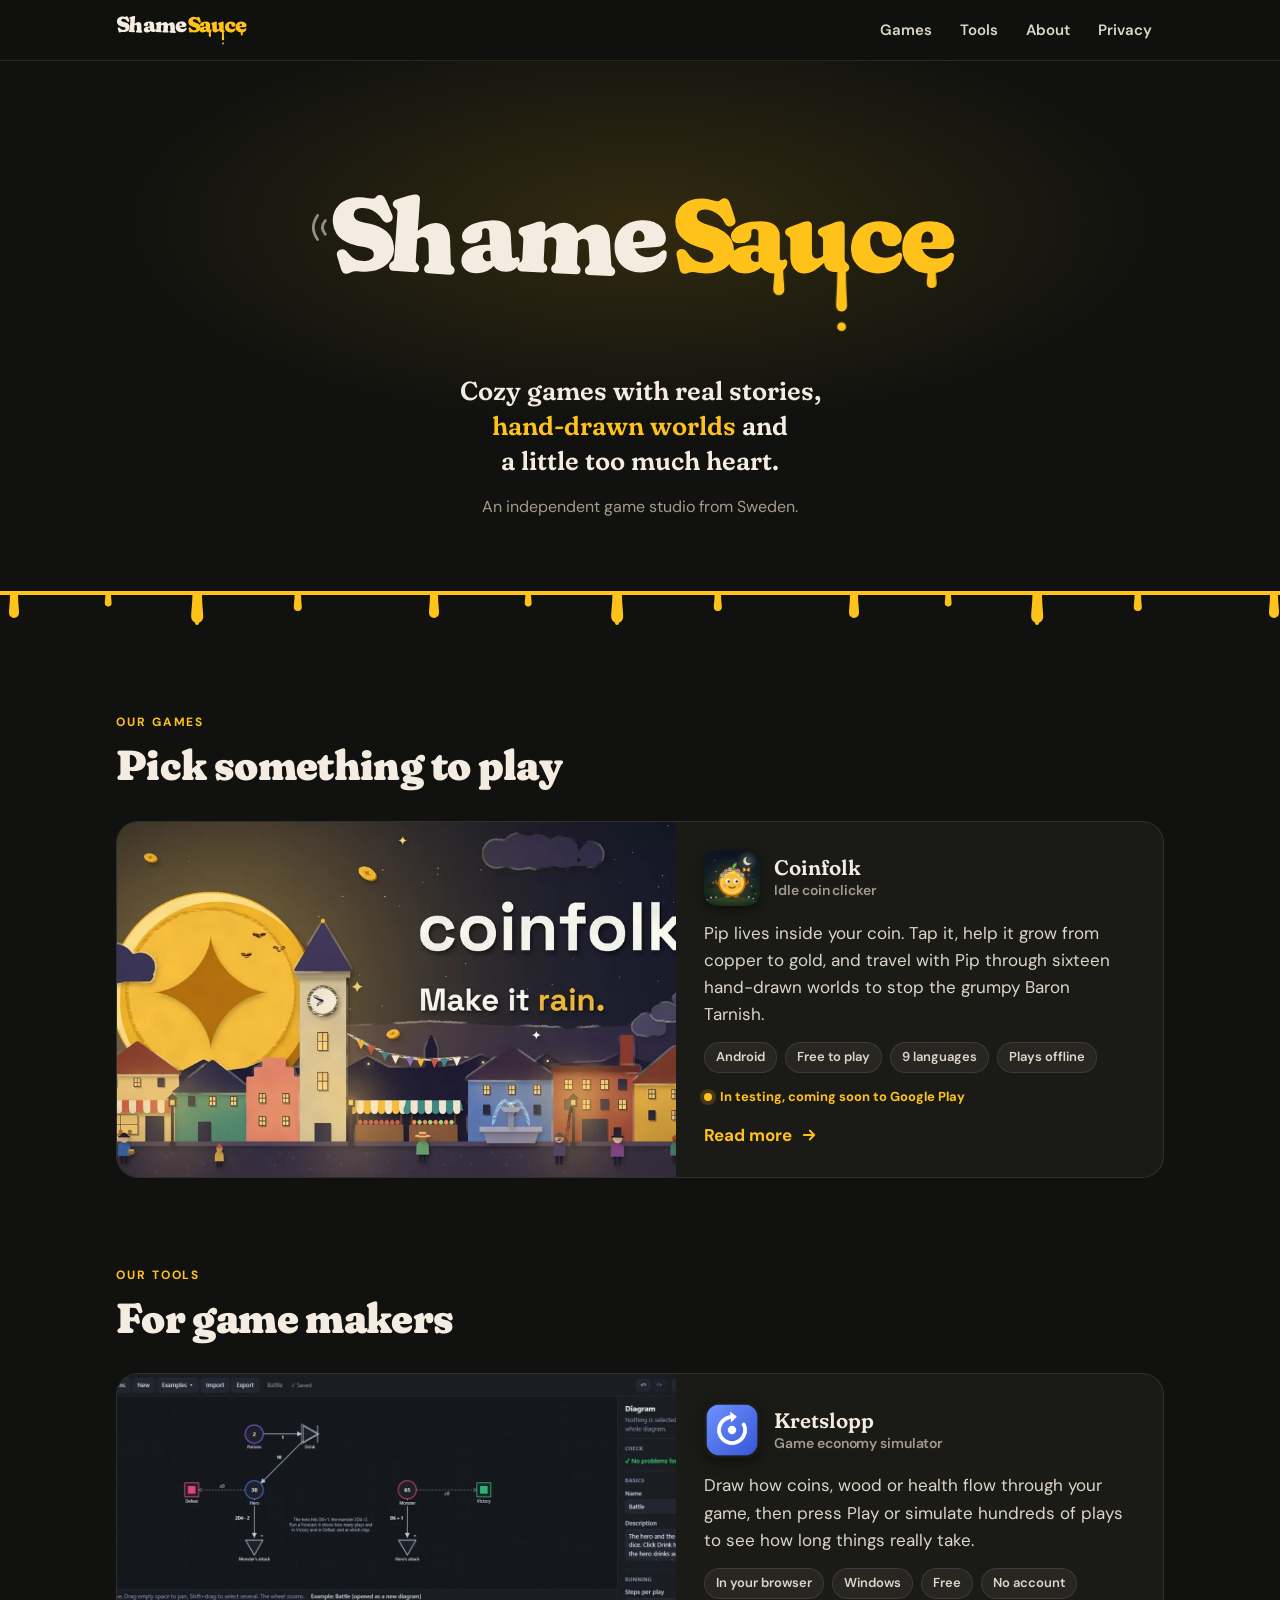
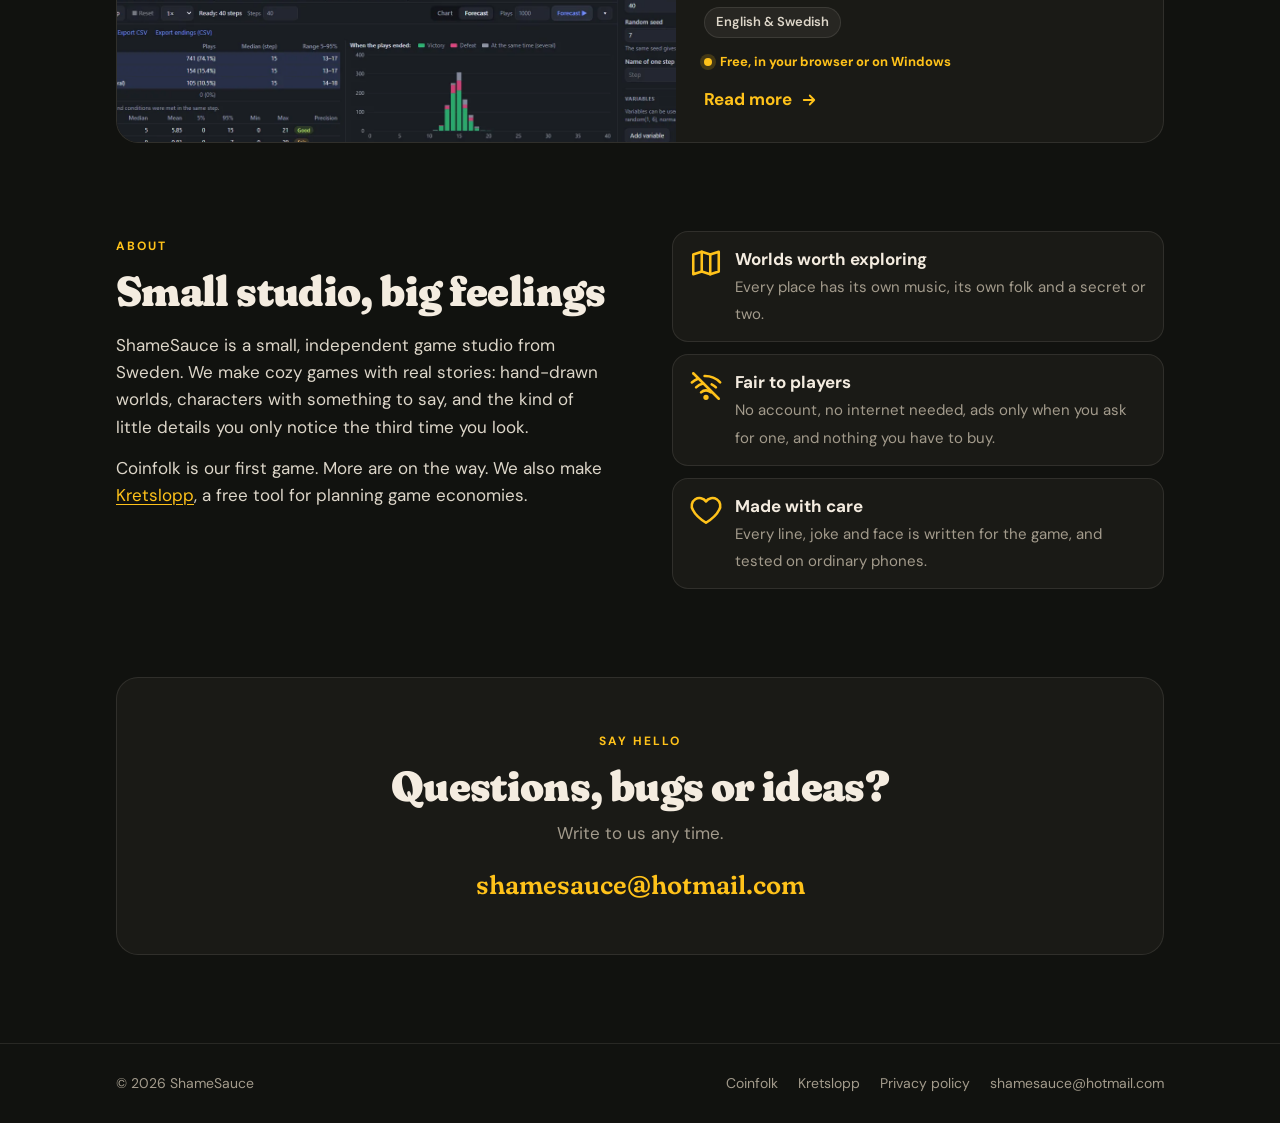
<file: index.html>
<!doctype html>
<html lang="en">
<head>
<meta charset="utf-8">
<meta name="viewport" content="width=device-width, initial-scale=1, viewport-fit=cover">
<title>ShameSauce</title>
<meta name="description" content="ShameSauce is an independent game studio from Sweden, making cozy games with real stories. Our first game is Coinfolk, and Kretslopp is our free tool for game makers.">
<meta name="theme-color" content="#11120f">
<link rel="icon" href="assets/favicon.svg" type="image/svg+xml">
<link rel="icon" href="assets/favicon-32.png" sizes="32x32" type="image/png">
<link rel="apple-touch-icon" href="assets/apple-touch-icon.png">
<link rel="preload" href="fonts/fraunces-black.woff2" as="font" type="font/woff2" crossorigin>
<link rel="stylesheet" href="assets/site.css">
<link rel="canonical" href="https://darknessouz.github.io/">
<meta property="og:type" content="website">
<meta property="og:site_name" content="ShameSauce">
<meta property="og:title" content="ShameSauce">
<meta property="og:description" content="ShameSauce is an independent game studio from Sweden, making cozy games with real stories. Our first game is Coinfolk, and Kretslopp is our free tool for game makers.">
<meta property="og:url" content="https://darknessouz.github.io/">
<meta property="og:image" content="https://darknessouz.github.io/assets/og-shamesauce.png">
<meta name="twitter:card" content="summary_large_image">
</head>
<body>
<header class="bar">
  <div class="wrap">
    <a class="bar-logo" href="./" aria-label="ShameSauce, home"><img src="assets/shamesauce-logo.svg" alt="ShameSauce" width="732" height="168"></a>
    <nav aria-label="Main">
      <a href="#games">Games</a>
      <a href="#tools">Tools</a>
      <a href="#about">About</a>
      <a href="privacy.html">Privacy</a>
    </nav>
  </div>
</header>

<main>
  <section class="hero">
    <div class="wrap">
      <h1 class="sr-only">ShameSauce</h1>
      <svg class="logo-hero" viewBox="-35 44 792 183" role="img" aria-label="ShameSauce"><path class="shakes" d="M-5.5 90.1 q-7 8 0 16 M-14.5 84.1 q-10 14 0 28"/><g class="sl" style="--k:0"><g transform="rotate(-5 39.6 106.1)"><path transform="translate(0.00 148.00) scale(0.06000 -0.06000)" d="M676.0363159179688 -28.8946533203125Q608.5889892578125 -28.8946533203125 559.4205932617188 -21.28411865234375Q510.252197265625 -13.673583984375 475.3074645996094 -6.118316650390625Q440.36273193359375 1.43695068359375 416.92059326171875 1.43695068359375Q389.58380126953125 1.43695068359375 368.9706726074219 -4.118316650390625Q348.3575439453125 -9.673583984375 331.07861328125 -16.728851318359375Q313.7996826171875 -23.78411865234375 297.2444152832031 -29.339385986328125Q280.68914794921875 -34.8946533203125 261.57861328125 -34.8946533203125Q213.57342529296875 -34.8946533203125 189.79449462890625 -9.949920654296875Q166.01556396484375 14.99481201171875 154.1260986328125 72.6632080078125L100.5682373046875 328.88427734375Q92.67877197265625 369.6632080078125 110.17877197265625 399.2184753417969Q127.67877197265625 428.77374267578125 167.89984130859375 440.77374267578125Q209.0103759765625 453.55267333984375 244.96029663085938 438.2184753417969Q280.91021728515625 422.88427734375 311.91021728515625 373.6632080078125Q357.57861328125 302.77374267578125 408.636474609375 260.1632080078125Q459.6943359375 217.55267333984375 517.8074645996094 198.88687133789062Q575.9205932617188 180.2210693359375 642.367919921875 180.2210693359375Q721.7047119140625 180.2210693359375 768.3178405761719 213.49740600585938Q814.9309692382812 246.77374267578125 814.9309692382812 301.99481201171875Q814.9309692382812 337.65802001953125 797.599365234375 364.82122802734375Q780.2677612304688 391.98443603515625 737.6149291992188 414.2003173828125Q694.9620971679688 436.41619873046875 618.1089477539062 457.7374267578125Q406.40423583984375 515.4110107421875 288.66241455078125 593.1977233886719Q170.92059326171875 670.9844360351562 123.24700927734375 767.6580200195312Q75.57342529296875 864.3316040039062 75.57342529296875 977.8894653320312Q75.57342529296875 1106.7789306640625 137.18655395507812 1208.1131286621094Q198.7996826171875 1309.4473266601562 313.52593994140625 1367.3920593261719Q428.252197265625 1425.3367919921875 586.0363159179688 1425.3367919921875Q667.483642578125 1425.3367919921875 723.54150390625 1412.61572265625Q779.599365234375 1399.8946533203125 819.9335632324219 1387.173583984375Q860.2677612304688 1374.4525146484375 894.1572265625 1374.4525146484375Q921.4888305664062 1374.4525146484375 939.2124938964844 1388.673583984375Q956.9361572265625 1402.8946533203125 976.1598205566406 1417.11572265625Q995.3834838867188 1431.3367919921875 1027.6045532226562 1431.3367919921875Q1071.1624145507812 1431.3367919921875 1099.4992065429688 1400.9473266601562Q1127.8359985351562 1370.557861328125 1153.6149291992188 1287.8894653320312L1237.062255859375 1026.6683959960938Q1253.8411865234375 973.8894653320312 1232.3912658691406 936.4974060058594Q1210.9413452148438 899.1053466796875 1162.0518798828125 887.6632080078125Q1119.6097412109375 878.1105346679688 1088.0544738769531 895.1105346679688Q1056.4992065429688 912.1105346679688 1032.6097412109375 958Q988.6097412109375 1043.442138671875 924.6071472167969 1099.942138671875Q860.6045532226562 1156.442138671875 788.3230285644531 1184.3316040039062Q716.04150390625 1212.2210693359375 645.5941772460938 1212.2210693359375Q573.2573852539062 1212.2210693359375 533.0337219238281 1177.4447326660156Q492.81005859375 1142.6683959960938 492.81005859375 1090.3367919921875Q492.81005859375 1047.7789306640625 517.367919921875 1015.8341979980469Q541.92578125 983.8894653320312 592.0233459472656 959.0630493164062Q642.1209106445312 934.2366333007812 718.2952880859375 911.367919921875Q913.3316040039062 856.1416625976562 1021.405029296875 779.3549499511719Q1129.4784545898438 702.5682373046875 1172.8178405761719 610.0604553222656Q1216.1572265625 517.5526733398438 1216.1572265625 414.442138671875Q1216.1572265625 290.6632080078125 1151.3782958984375 190.27374267578125Q1086.599365234375 89.88427734375 965.54150390625 30.49481201171875Q844.483642578125 -28.8946533203125 676.0363159179688 -28.8946533203125Z"/></g></g><g class="sl" style="--k:1"><g transform="rotate(4 109.3 105.7)"><path transform="translate(68.06 151.00) scale(0.06000 -0.06000)" d="M564.715087890625 1420.7737426757812V282.0103759765625Q564.715087890625 225.56304931640625 570.0492858886719 204.673583984375Q575.3834838867188 183.78411865234375 590.0518798828125 172.78411865234375L605.6097412109375 160.8946533203125Q642.946533203125 132.78411865234375 642.946533203125 85.44732666015625Q642.946533203125 0 560.0518798828125 0H148.35235595703125Q105.905029296875 0 80.73663330078125 22.834197998046875Q55.5682373046875 45.66839599609375 55.5682373046875 85.44732666015625Q55.5682373046875 115.3367919921875 68.34716796875 136.06045532226562Q81.1260986328125 156.78411865234375 104.79449462890625 172.8946533203125L118.35235595703125 182.78411865234375Q132.020751953125 193.56304931640625 138.85494995117188 212.39724731445312Q145.68914794921875 231.2314453125 145.68914794921875 282.0103759765625V1128.7633666992188Q145.68914794921875 1173.1001586914062 135.07601928710938 1189.5448913574219Q124.462890625 1205.9896240234375 106.57342529296875 1216.1001586914062L93.1260986328125 1223.8790893554688Q70.905029296875 1237.210693359375 57.34716796875 1254.5448913574219Q43.789306640625 1271.8790893554688 43.789306640625 1299.5474853515625Q43.789306640625 1331.2158813476562 62.5682373046875 1353.1053466796875Q81.34716796875 1374.9948120117188 123.45770263671875 1391.2158813476562L331.81005859375 1472.2210693359375Q382.81005859375 1492.3316040039062 415.367919921875 1501.1658020019531Q447.92578125 1510 483.599365234375 1510Q521.4888305664062 1510 543.1019592285156 1484.7763366699219Q564.715087890625 1459.5526733398438 564.715087890625 1420.7737426757812ZM529.1572265625 614.3627319335938 454.2625732421875 701.5889892578125 499.48883056640625 745.2573852539062Q637.1676025390625 878.2625732421875 735.7306518554688 931.8204345703125Q834.293701171875 985.3782958984375 918.293701171875 985.3782958984375Q1046.9724731445312 985.3782958984375 1118.3749084472656 899.5311279296875Q1189.77734375 813.6839599609375 1202.6668090820312 673.557861328125L1240.9984130859375 282.0103759765625Q1245.9984130859375 231.34197998046875 1250.8326110839844 212.50778198242188Q1255.6668090820312 193.673583984375 1268.335205078125 182.78411865234375L1281.89306640625 172.8946533203125Q1305.450927734375 154.8946533203125 1318.3403930664062 135.11572265625Q1331.2298583984375 115.3367919921875 1331.2298583984375 85.44732666015625Q1331.2298583984375 45.66839599609375 1306.5061950683594 22.834197998046875Q1281.7825317382812 0 1238.4457397460938 0H821.0778198242188Q738.1831665039062 0 738.1831665039062 85.44732666015625Q738.1831665039062 133.00518798828125 775.6304931640625 160.8946533203125L791.1883544921875 172.78411865234375Q805.8567504882812 183.78411865234375 813.6909484863281 204.4525146484375Q821.525146484375 225.12091064453125 816.525146484375 280.905029296875L790.0830078125 566.5838012695312Q783.9724731445312 629.1416625976562 759.3014831542969 661.1995239257812Q734.6304931640625 693.2573852539062 682.9569091796875 693.2573852539062Q653.8411865234375 693.2573852539062 623.8359985351562 682.8126525878906Q593.830810546875 672.367919921875 562.6045532226562 644.0311279296875Z"/></g></g><g class="sl" style="--k:2"><g transform="rotate(-3 186.1 120.3)"><path transform="translate(149.00 149.00) scale(0.06000 -0.06000)" d="M660.9569091796875 164.44732666015625V190.66839599609375L621.5095825195312 197.11572265625V753.81005859375Q621.5095825195312 791.367919921875 601.6727905273438 814.0363159179688Q581.8359985351562 836.7047119140625 547.6097412109375 836.7047119140625Q522.3834838867188 836.7047119140625 503.3808898925781 824.42578125Q484.3782958984375 812.1468505859375 484.3782958984375 791.367919921875V731.0259399414062Q484.3782958984375 647.3575439453125 427.8178405761719 601.7444152832031Q371.25738525390625 556.1312866210938 265.9154052734375 556.1312866210938Q175.46807861328125 556.1312866210938 131.46548461914062 594.4102172851562Q87.462890625 632.6891479492188 87.462890625 701.136474609375Q87.462890625 767.0259399414062 150.24700927734375 832.1416625976562Q213.0311279296875 897.2573852539062 340.3782958984375 940.4283752441406Q467.7254638671875 983.599365234375 659.525146484375 983.599365234375Q850.7462158203125 983.599365234375 943.4172058105469 906.8178405761719Q1036.0881958007812 830.0363159179688 1036.0881958007812 697.1416625976562V268.78411865234375Q1036.0881958007812 254.00518798828125 1044.3671264648438 241.61572265625Q1052.6460571289062 229.22625732421875 1073.314453125 229.22625732421875Q1084.9828491210938 229.22625732421875 1091.9275817871094 232.22625732421875Q1098.872314453125 235.22625732421875 1104.872314453125 239.22625732421875Q1109.872314453125 242.22625732421875 1115.4828491210938 244.72625732421875Q1121.0933837890625 247.22625732421875 1129.0933837890625 247.22625732421875Q1155.3196411132812 247.22625732421875 1169.4327697753906 228.72625732421875Q1183.5458984375 210.22625732421875 1183.5458984375 183.44732666015625Q1183.5458984375 133.7789306640625 1151.4327697753906 85.11053466796875Q1119.3196411132812 36.442138671875 1060.4828491210938 4.6632080078125Q1001.6460571289062 -27.11572265625 920.5303344726562 -27.11572265625Q809.96728515625 -27.11572265625 735.4620971679688 26.997406005859375Q660.9569091796875 81.11053466796875 660.9569091796875 164.44732666015625ZM52.1260986328125 215.00518798828125Q52.1260986328125 354.673583984375 179.08120727539062 436.0103759765625Q306.03631591796875 517.34716796875 516.0466918945312 517.34716796875Q572.2781372070312 517.34716796875 616.7280578613281 511.0129699707031Q661.177978515625 504.67877197265625 688.5147705078125 492.0103759765625L647.0674438476562 375.4525146484375Q627.5095825195312 386.4525146484375 608.2833251953125 391.34197998046875Q589.0570678710938 396.2314453125 565.7202758789062 396.2314453125Q523.715087890625 396.2314453125 498.3230285644531 369.2867126464844Q472.93096923828125 342.34197998046875 472.93096923828125 298.34197998046875Q472.93096923828125 250.78411865234375 499.76776123046875 223.11572265625Q526.6045532226562 195.44732666015625 571.830810546875 195.44732666015625Q602.8359985351562 195.44732666015625 627.062255859375 206.67098999023438Q651.2885131835938 217.8946533203125 662.73583984375 230.56304931640625L688.293701171875 113.44732666015625Q640.6201171875 46.2210693359375 548.3334045410156 9.55267333984375Q456.04669189453125 -27.11572265625 351.7047119140625 -27.11572265625Q214.36273193359375 -27.11572265625 133.24441528320312 42.2210693359375Q52.1260986328125 111.557861328125 52.1260986328125 215.00518798828125Z"/></g></g><g class="sl" style="--k:3"><g transform="rotate(3 276.0 122.4)"><path transform="translate(215.92 152.00) scale(0.06000 -0.06000)" d="M561.2677612304688 896.1520385742188V282.0103759765625Q561.2677612304688 225.56304931640625 566.6019592285156 204.673583984375Q571.9361572265625 183.78411865234375 586.6045532226562 172.78411865234375L602.1624145507812 160.8946533203125Q639.4992065429688 132.78411865234375 639.4992065429688 85.44732666015625Q639.4992065429688 0 556.6045532226562 0H148.462890625Q106.01556396484375 0 80.84716796875 22.834197998046875Q55.67877197265625 45.66839599609375 55.67877197265625 85.44732666015625Q55.67877197265625 115.3367919921875 68.45770263671875 136.06045532226562Q81.23663330078125 156.78411865234375 104.905029296875 172.8946533203125L118.462890625 182.78411865234375Q132.13128662109375 193.56304931640625 138.96548461914062 212.39724731445312Q145.7996826171875 231.2314453125 145.7996826171875 282.0103759765625V604.1416625976562Q145.7996826171875 648.4784545898438 135.18655395507812 664.9231872558594Q124.57342529296875 681.367919921875 106.6839599609375 691.4784545898438L93.23663330078125 699.2573852539062Q71.01556396484375 713.4784545898438 57.45770263671875 730.367919921875Q43.89984130859375 747.2573852539062 43.89984130859375 774.92578125Q43.89984130859375 806.5941772460938 62.67877197265625 828.483642578125Q81.45770263671875 850.3731079101562 123.5682373046875 866.5941772460938L328.36273193359375 947.599365234375Q379.36273193359375 967.7098999023438 411.92059326171875 976.5440979003906Q444.47845458984375 985.3782958984375 480.15203857421875 985.3782958984375Q518.04150390625 985.3782958984375 539.6546325683594 960.1546325683594Q561.2677612304688 934.9309692382812 561.2677612304688 896.1520385742188ZM534.715087890625 614.3627319335938 459.70989990234375 701.6995239257812 504.82562255859375 745.367919921875Q642.3938598632812 878.7047119140625 742.2332458496094 932.04150390625Q842.0726318359375 985.3782958984375 925.6304931640625 985.3782958984375Q1052.8619384765625 985.3782958984375 1130.6486511230469 898.0389099121094Q1208.4353637695312 810.6995239257812 1208.4353637695312 668.0311279296875V282.0103759765625Q1208.4353637695312 225.56304931640625 1213.7695617675781 205.11831665039062Q1219.103759765625 184.673583984375 1233.7721557617188 172.78411865234375L1249.3300170898438 160.8946533203125Q1286.6668090820312 132.78411865234375 1286.6668090820312 85.44732666015625Q1286.6668090820312 0 1203.7721557617188 0H797.6304931640625Q714.73583984375 0 714.73583984375 85.44732666015625Q714.73583984375 132.78411865234375 752.0726318359375 160.8946533203125L767.6304931640625 172.78411865234375Q782.2988891601562 183.78411865234375 787.6330871582031 204.673583984375Q792.96728515625 225.56304931640625 792.96728515625 282.0103759765625V566.6943359375Q792.96728515625 628.9205932617188 766.5752258300781 661.0889892578125Q740.1831665039062 693.2573852539062 692.9569091796875 693.2573852539062Q662.3990478515625 693.2573852539062 631.1175231933594 682.7021179199219Q599.8359985351562 672.1468505859375 568.0518798828125 644.0311279296875ZM1172.8775024414062 614.3627319335938 1097.9828491210938 701.5889892578125 1143.2091064453125 745.2573852539062Q1278.9984130859375 876.483642578125 1375.1719970703125 930.9309692382812Q1471.3455810546875 985.3782958984375 1552.566650390625 985.3782958984375Q1676.4664916992188 985.3782958984375 1744.645263671875 899.5863952636719Q1812.8240356445312 813.7944946289062 1827.3818969726562 674.3316040039062L1869.3818969726562 282.0103759765625Q1875.2713623046875 231.34197998046875 1879.6608276367188 212.50778198242188Q1884.05029296875 193.673583984375 1896.7186889648438 182.78411865234375L1910.2765502929688 172.8946533203125Q1933.8344116210938 154.8946533203125 1946.723876953125 135.11572265625Q1959.6133422851562 115.3367919921875 1959.6133422851562 85.44732666015625Q1959.6133422851562 45.66839599609375 1934.8896789550781 22.834197998046875Q1910.166015625 0 1866.8292236328125 0H1453.0191650390625Q1370.12451171875 0 1370.12451171875 85.44732666015625Q1370.12451171875 132.673583984375 1407.5718383789062 160.8946533203125L1423.1296997070312 172.78411865234375Q1437.798095703125 183.78411865234375 1446.0770263671875 204.4525146484375Q1454.35595703125 225.12091064453125 1448.4664916992188 280.905029296875L1418.4664916992188 566.5838012695312Q1412.35595703125 629.0311279296875 1389.1296997070312 661.1442565917969Q1365.9034423828125 693.2573852539062 1319.0087890625 693.2573852539062Q1291.7825317382812 693.2573852539062 1264.5562744140625 681.8126525878906Q1237.3300170898438 670.367919921875 1206.3248291015625 644.0311279296875Z"/></g></g><g class="sl" style="--k:4"><g transform="rotate(-4 361.6 120.3)"><path transform="translate(328.48 149.00) scale(0.06000 -0.06000)" d="M1055.525146484375 616.9154052734375Q1055.525146484375 534.8048706054688 1006.6883544921875 490.1943359375Q957.8515625 445.58380126953125 870.0674438476562 445.58380126953125H315.7996826171875V571.3575439453125H574.4992065429688Q641.3938598632812 571.3575439453125 641.3938598632812 637.6943359375Q641.3938598632812 717.81005859375 609.7781372070312 753.2573852539062Q578.1624145507812 788.7047119140625 538.1572265625 788.7047119140625Q505.93096923828125 788.7047119140625 478.2047119140625 769.0363159179688Q450.47845458984375 749.367919921875 433.92059326171875 706.4758605957031Q417.36273193359375 663.5838012695312 417.36273193359375 592.4680786132812Q417.36273193359375 424.23663330078125 495.42578125 342.62091064453125Q573.4888305664062 261.00518798828125 704.1676025390625 261.00518798828125Q763.9517211914062 261.00518798828125 822.2885131835938 280.673583984375Q880.6253051757812 300.34197998046875 928.0726318359375 338.0103759765625Q956.5199584960938 360.67877197265625 972.5199584960938 369.0682373046875Q988.5199584960938 377.45770263671875 1003.2988891601562 375.67877197265625Q1021.1883544921875 374.789306640625 1036.3014831542969 360.789306640625Q1051.4146118164062 346.789306640625 1051.4146118164062 312.12091064453125Q1051.4146118164062 223.8946533203125 993.7436218261719 146.50259399414062Q936.0726318359375 69.11053466796875 830.8990478515625 20.997406005859375Q725.7254638671875 -27.11572265625 581.6045532226562 -27.11572265625Q419.81524658203125 -27.11572265625 299.4732666015625 34.33160400390625Q179.13128662109375 95.7789306640625 113.01556396484375 206.3946533203125Q46.89984130859375 317.0103759765625 46.89984130859375 463.01556396484375Q46.89984130859375 614.136474609375 109.96029663085938 731.9205932617188Q173.020751953125 849.7047119140625 295.86273193359375 917.54150390625Q418.7047119140625 985.3782958984375 597.3834838867188 985.3782958984375Q740.6149291992188 985.3782958984375 843.2885131835938 934.8757019042969Q945.9620971679688 884.3731079101562 1000.7436218261719 800.6468505859375Q1055.525146484375 716.9205932617188 1055.525146484375 616.9154052734375Z"/></g></g><g class="sa" style="--k:5"><g transform="rotate(0 437.2 108.1)"><path transform="translate(397.60 150.00) scale(0.06000 -0.06000)" d="M676.0363159179688 -28.8946533203125Q608.5889892578125 -28.8946533203125 559.4205932617188 -21.28411865234375Q510.252197265625 -13.673583984375 475.3074645996094 -6.118316650390625Q440.36273193359375 1.43695068359375 416.92059326171875 1.43695068359375Q389.58380126953125 1.43695068359375 368.9706726074219 -4.118316650390625Q348.3575439453125 -9.673583984375 331.07861328125 -16.728851318359375Q313.7996826171875 -23.78411865234375 297.2444152832031 -29.339385986328125Q280.68914794921875 -34.8946533203125 261.57861328125 -34.8946533203125Q213.57342529296875 -34.8946533203125 189.79449462890625 -9.949920654296875Q166.01556396484375 14.99481201171875 154.1260986328125 72.6632080078125L100.5682373046875 328.88427734375Q92.67877197265625 369.6632080078125 110.17877197265625 399.2184753417969Q127.67877197265625 428.77374267578125 167.89984130859375 440.77374267578125Q209.0103759765625 453.55267333984375 244.96029663085938 438.2184753417969Q280.91021728515625 422.88427734375 311.91021728515625 373.6632080078125Q357.57861328125 302.77374267578125 408.636474609375 260.1632080078125Q459.6943359375 217.55267333984375 517.8074645996094 198.88687133789062Q575.9205932617188 180.2210693359375 642.367919921875 180.2210693359375Q721.7047119140625 180.2210693359375 768.3178405761719 213.49740600585938Q814.9309692382812 246.77374267578125 814.9309692382812 301.99481201171875Q814.9309692382812 337.65802001953125 797.599365234375 364.82122802734375Q780.2677612304688 391.98443603515625 737.6149291992188 414.2003173828125Q694.9620971679688 436.41619873046875 618.1089477539062 457.7374267578125Q406.40423583984375 515.4110107421875 288.66241455078125 593.1977233886719Q170.92059326171875 670.9844360351562 123.24700927734375 767.6580200195312Q75.57342529296875 864.3316040039062 75.57342529296875 977.8894653320312Q75.57342529296875 1106.7789306640625 137.18655395507812 1208.1131286621094Q198.7996826171875 1309.4473266601562 313.52593994140625 1367.3920593261719Q428.252197265625 1425.3367919921875 586.0363159179688 1425.3367919921875Q667.483642578125 1425.3367919921875 723.54150390625 1412.61572265625Q779.599365234375 1399.8946533203125 819.9335632324219 1387.173583984375Q860.2677612304688 1374.4525146484375 894.1572265625 1374.4525146484375Q921.4888305664062 1374.4525146484375 939.2124938964844 1388.673583984375Q956.9361572265625 1402.8946533203125 976.1598205566406 1417.11572265625Q995.3834838867188 1431.3367919921875 1027.6045532226562 1431.3367919921875Q1071.1624145507812 1431.3367919921875 1099.4992065429688 1400.9473266601562Q1127.8359985351562 1370.557861328125 1153.6149291992188 1287.8894653320312L1237.062255859375 1026.6683959960938Q1253.8411865234375 973.8894653320312 1232.3912658691406 936.4974060058594Q1210.9413452148438 899.1053466796875 1162.0518798828125 887.6632080078125Q1119.6097412109375 878.1105346679688 1088.0544738769531 895.1105346679688Q1056.4992065429688 912.1105346679688 1032.6097412109375 958Q988.6097412109375 1043.442138671875 924.6071472167969 1099.942138671875Q860.6045532226562 1156.442138671875 788.3230285644531 1184.3316040039062Q716.04150390625 1212.2210693359375 645.5941772460938 1212.2210693359375Q573.2573852539062 1212.2210693359375 533.0337219238281 1177.4447326660156Q492.81005859375 1142.6683959960938 492.81005859375 1090.3367919921875Q492.81005859375 1047.7789306640625 517.367919921875 1015.8341979980469Q541.92578125 983.8894653320312 592.0233459472656 959.0630493164062Q642.1209106445312 934.2366333007812 718.2952880859375 911.367919921875Q913.3316040039062 856.1416625976562 1021.405029296875 779.3549499511719Q1129.4784545898438 702.5682373046875 1172.8178405761719 610.0604553222656Q1216.1572265625 517.5526733398438 1216.1572265625 414.442138671875Q1216.1572265625 290.6632080078125 1151.3782958984375 190.27374267578125Q1086.599365234375 89.88427734375 965.54150390625 30.49481201171875Q844.483642578125 -28.8946533203125 676.0363159179688 -28.8946533203125Z"/></g></g><g class="sa" style="--k:6"><g transform="rotate(0 498.7 121.3)"><path transform="translate(461.66 150.00) scale(0.06000 -0.06000)" d="M660.9569091796875 164.44732666015625V190.66839599609375L621.5095825195312 197.11572265625V753.81005859375Q621.5095825195312 791.367919921875 601.6727905273438 814.0363159179688Q581.8359985351562 836.7047119140625 547.6097412109375 836.7047119140625Q522.3834838867188 836.7047119140625 503.3808898925781 824.42578125Q484.3782958984375 812.1468505859375 484.3782958984375 791.367919921875V731.0259399414062Q484.3782958984375 647.3575439453125 427.8178405761719 601.7444152832031Q371.25738525390625 556.1312866210938 265.9154052734375 556.1312866210938Q175.46807861328125 556.1312866210938 131.46548461914062 594.4102172851562Q87.462890625 632.6891479492188 87.462890625 701.136474609375Q87.462890625 767.0259399414062 150.24700927734375 832.1416625976562Q213.0311279296875 897.2573852539062 340.3782958984375 940.4283752441406Q467.7254638671875 983.599365234375 659.525146484375 983.599365234375Q850.7462158203125 983.599365234375 943.4172058105469 906.8178405761719Q1036.0881958007812 830.0363159179688 1036.0881958007812 697.1416625976562V268.78411865234375Q1036.0881958007812 254.00518798828125 1044.3671264648438 241.61572265625Q1052.6460571289062 229.22625732421875 1073.314453125 229.22625732421875Q1084.9828491210938 229.22625732421875 1091.9275817871094 232.22625732421875Q1098.872314453125 235.22625732421875 1104.872314453125 239.22625732421875Q1109.872314453125 242.22625732421875 1115.4828491210938 244.72625732421875Q1121.0933837890625 247.22625732421875 1129.0933837890625 247.22625732421875Q1155.3196411132812 247.22625732421875 1169.4327697753906 228.72625732421875Q1183.5458984375 210.22625732421875 1183.5458984375 183.44732666015625Q1183.5458984375 133.7789306640625 1151.4327697753906 85.11053466796875Q1119.3196411132812 36.442138671875 1060.4828491210938 4.6632080078125Q1001.6460571289062 -27.11572265625 920.5303344726562 -27.11572265625Q809.96728515625 -27.11572265625 735.4620971679688 26.997406005859375Q660.9569091796875 81.11053466796875 660.9569091796875 164.44732666015625ZM52.1260986328125 215.00518798828125Q52.1260986328125 354.673583984375 179.08120727539062 436.0103759765625Q306.03631591796875 517.34716796875 516.0466918945312 517.34716796875Q572.2781372070312 517.34716796875 616.7280578613281 511.0129699707031Q661.177978515625 504.67877197265625 688.5147705078125 492.0103759765625L647.0674438476562 375.4525146484375Q627.5095825195312 386.4525146484375 608.2833251953125 391.34197998046875Q589.0570678710938 396.2314453125 565.7202758789062 396.2314453125Q523.715087890625 396.2314453125 498.3230285644531 369.2867126464844Q472.93096923828125 342.34197998046875 472.93096923828125 298.34197998046875Q472.93096923828125 250.78411865234375 499.76776123046875 223.11572265625Q526.6045532226562 195.44732666015625 571.830810546875 195.44732666015625Q602.8359985351562 195.44732666015625 627.062255859375 206.67098999023438Q651.2885131835938 217.8946533203125 662.73583984375 230.56304931640625L688.293701171875 113.44732666015625Q640.6201171875 46.2210693359375 548.3334045410156 9.55267333984375Q456.04669189453125 -27.11572265625 351.7047119140625 -27.11572265625Q214.36273193359375 -27.11572265625 133.24441528320312 42.2210693359375Q52.1260986328125 111.557861328125 52.1260986328125 215.00518798828125Z"/></g></g><g class="sa" style="--k:7"><g transform="rotate(0 567.4 121.3)"><path transform="translate(528.58 150.00) scale(0.06000 -0.06000)" d="M780.1935424804688 178.34197998046875V217.5682373046875L761.1883544921875 221.34716796875V604.1416625976562Q761.1883544921875 648.4784545898438 750.5752258300781 664.9231872558594Q739.9620971679688 681.367919921875 722.0726318359375 691.4784545898438L708.6253051757812 699.2573852539062Q686.4042358398438 713.4784545898438 672.8463745117188 730.367919921875Q659.2885131835938 747.2573852539062 659.2885131835938 774.92578125Q659.2885131835938 806.5941772460938 678.0674438476562 828.483642578125Q696.8463745117188 850.3731079101562 738.9569091796875 866.5941772460938L947.3092651367188 947.599365234375Q998.3092651367188 967.7098999023438 1030.8671264648438 976.5440979003906Q1063.4249877929688 985.3782958984375 1099.0985717773438 985.3782958984375Q1136.988037109375 985.3782958984375 1158.6011657714844 960.1546325683594Q1180.2142944335938 934.9309692382812 1180.2142944335938 896.1520385742188V282.0103759765625Q1180.2142944335938 231.2314453125 1187.4932250976562 212.39724731445312Q1194.7721557617188 193.56304931640625 1207.5510864257812 182.78411865234375L1221.1089477539062 172.8946533203125Q1244.77734375 156.78411865234375 1257.5562744140625 136.06045532226562Q1270.335205078125 115.3367919921875 1270.335205078125 85.44732666015625Q1270.335205078125 45.66839599609375 1245.6115417480469 22.834197998046875Q1220.8878784179688 0 1177.5510864257812 0H960.756591796875Q887.7617797851562 0 833.9776611328125 51.94732666015625Q780.1935424804688 103.8946533203125 780.1935424804688 178.34197998046875ZM125.7996826171875 289.5682373046875V604.1416625976562Q125.7996826171875 648.4784545898438 115.18655395507812 664.9231872558594Q104.57342529296875 681.367919921875 86.6839599609375 691.4784545898438L73.23663330078125 699.2573852539062Q51.01556396484375 713.4784545898438 37.45770263671875 730.367919921875Q23.89984130859375 747.2573852539062 23.89984130859375 774.92578125Q23.89984130859375 806.5941772460938 42.67877197265625 828.483642578125Q61.45770263671875 850.3731079101562 103.5682373046875 866.5941772460938L311.92059326171875 947.599365234375Q362.92059326171875 967.7098999023438 395.47845458984375 976.5440979003906Q428.03631591796875 985.3782958984375 463.70989990234375 985.3782958984375Q501.599365234375 985.3782958984375 523.2124938964844 960.1546325683594Q544.8256225585938 934.9309692382812 544.8256225585938 896.1520385742188V390.905029296875Q544.8256225585938 328.67877197265625 568.9387512207031 296.5103759765625Q593.0518798828125 264.34197998046875 637.1676025390625 264.34197998046875Q666.7254638671875 264.34197998046875 695.562255859375 274.4525146484375Q724.3990478515625 284.56304931640625 754.4042358398438 311.789306640625L787.7410278320312 343.23663330078125L862.7462158203125 255.23663330078125L817.6304931640625 211.5682373046875Q682.1727905273438 80.4525146484375 584.2781372070312 26.3367919921875Q486.38348388671875 -27.7789306640625 402.715087890625 -27.7789306640625Q278.483642578125 -27.7789306640625 202.14166259765625 60.060455322265625Q125.7996826171875 147.89984130859375 125.7996826171875 289.5682373046875Z"/></g></g><g class="sa" style="--k:8"><g transform="rotate(0 636.6 121.3)"><path transform="translate(603.96 150.00) scale(0.06000 -0.06000)" d="M1035.4249877929688 679.6943359375Q1035.4249877929688 601.9205932617188 978.69873046875 550.0285339355469Q921.9724731445312 498.136474609375 827.409423828125 498.136474609375Q735.293701171875 498.136474609375 689.3463745117188 547.3048706054688Q643.3990478515625 596.4732666015625 643.3990478515625 673.0311279296875V704.6995239257812Q643.3990478515625 744.4784545898438 617.6149291992188 766.5915832519531Q591.830810546875 788.7047119140625 549.1572265625 788.7047119140625Q514.4888305664062 788.7047119140625 484.43096923828125 767.0363159179688Q454.37310791015625 745.367919921875 435.7599792480469 701.4758605957031Q417.1468505859375 657.5838012695312 417.1468505859375 590.4680786132812Q417.1468505859375 485.57342529296875 455.983642578125 415.34716796875Q494.8204345703125 345.12091064453125 560.6598205566406 310.5077819824219Q626.4992065429688 275.8946533203125 707.9517211914062 275.8946533203125Q774.9569091796875 275.8946533203125 823.0173645019531 290.1183166503906Q871.0778198242188 304.34197998046875 918.8619384765625 338.89984130859375Q948.640869140625 361.0103759765625 964.0303344726562 369.2340393066406Q979.4197998046875 377.45770263671875 993.3092651367188 376.5682373046875Q1015.6460571289062 375.67877197265625 1028.4802551269531 359.89984130859375Q1041.314453125 344.12091064453125 1041.314453125 308.56304931640625Q1041.314453125 220.00518798828125 982.8645324707031 143.11312866210938Q924.4146118164062 66.2210693359375 820.0173645019531 19.55267333984375Q715.6201171875 -27.11572265625 577.388671875 -27.11572265625Q426.93096923828125 -27.11572265625 306.81005859375 32.886871337890625Q186.68914794921875 92.88946533203125 117.23922729492188 200.78152465820312Q47.789306640625 308.673583984375 47.789306640625 453.2314453125Q47.789306640625 605.9102172851562 115.1839599609375 726.3627319335938Q182.57861328125 846.8152465820312 306.1442565917969 916.0967712402344Q429.70989990234375 985.3782958984375 598.0570678710938 985.3782958984375Q733.0674438476562 985.3782958984375 831.0752258300781 944.2651672363281Q929.0830078125 903.1520385742188 982.2539978027344 833.8705139160156Q1035.4249877929688 764.5889892578125 1035.4249877929688 679.6943359375Z"/></g></g><g class="sa" style="--k:9"><g transform="rotate(0 696.7 121.3)"><path transform="translate(663.66 150.00) scale(0.06000 -0.06000)" d="M1055.525146484375 616.9154052734375Q1055.525146484375 534.8048706054688 1006.6883544921875 490.1943359375Q957.8515625 445.58380126953125 870.0674438476562 445.58380126953125H315.7996826171875V571.3575439453125H574.4992065429688Q641.3938598632812 571.3575439453125 641.3938598632812 637.6943359375Q641.3938598632812 717.81005859375 609.7781372070312 753.2573852539062Q578.1624145507812 788.7047119140625 538.1572265625 788.7047119140625Q505.93096923828125 788.7047119140625 478.2047119140625 769.0363159179688Q450.47845458984375 749.367919921875 433.92059326171875 706.4758605957031Q417.36273193359375 663.5838012695312 417.36273193359375 592.4680786132812Q417.36273193359375 424.23663330078125 495.42578125 342.62091064453125Q573.4888305664062 261.00518798828125 704.1676025390625 261.00518798828125Q763.9517211914062 261.00518798828125 822.2885131835938 280.673583984375Q880.6253051757812 300.34197998046875 928.0726318359375 338.0103759765625Q956.5199584960938 360.67877197265625 972.5199584960938 369.0682373046875Q988.5199584960938 377.45770263671875 1003.2988891601562 375.67877197265625Q1021.1883544921875 374.789306640625 1036.3014831542969 360.789306640625Q1051.4146118164062 346.789306640625 1051.4146118164062 312.12091064453125Q1051.4146118164062 223.8946533203125 993.7436218261719 146.50259399414062Q936.0726318359375 69.11053466796875 830.8990478515625 20.997406005859375Q725.7254638671875 -27.11572265625 581.6045532226562 -27.11572265625Q419.81524658203125 -27.11572265625 299.4732666015625 34.33160400390625Q179.13128662109375 95.7789306640625 113.01556396484375 206.3946533203125Q46.89984130859375 317.0103759765625 46.89984130859375 463.01556396484375Q46.89984130859375 614.136474609375 109.96029663085938 731.9205932617188Q173.020751953125 849.7047119140625 295.86273193359375 917.54150390625Q418.7047119140625 985.3782958984375 597.3834838867188 985.3782958984375Q740.6149291992188 985.3782958984375 843.2885131835938 934.8757019042969Q945.9620971679688 884.3731079101562 1000.7436218261719 800.6468505859375Q1055.525146484375 716.9205932617188 1055.525146484375 616.9154052734375Z"/></g></g><path class="drip" style="--k:0" d="M517.7 142.6 C517.7 158.0 516.3 162.9 516.3 170.6 A6.4 6.4 0 0 0 529.1 170.6 C529.1 162.9 527.7 158.0 527.7 142.6 Z"/><path class="drip" style="--k:1" d="M590.8 143.7 C590.8 169.0 589.4 182.0 589.4 189.7 A6.4 6.4 0 0 0 602.2 189.7 C602.2 182.0 600.8 169.0 600.8 143.7 Z"/><path class="drip" style="--k:2" d="M696.2 143.6 C696.2 154.6 695.0 156.7 695.0 163.6 A5.8 5.8 0 0 0 706.5 163.6 C706.5 156.7 705.2 154.6 705.2 143.6 Z"/><circle class="drop" cx="595.8" cy="213.7" r="5.2"/></svg>
      <p class="hero-line">Cozy games with real stories, <em class="nowrap">hand-drawn worlds</em> and a little too much heart.</p>
      <p class="hero-sub">An independent game studio from Sweden.</p>
    </div>
  </section>
  <svg class="drips" aria-hidden="true">
  <defs>
    <pattern id="sauce" width="420" height="34" patternUnits="userSpaceOnUse" x="-60">
      <path fill="currentColor" d="M0 0h420v4H0z"/>
      <path fill="currentColor" d="M78 3c0 8 1 14 1 19a5 5 0 0 1-10 0c0-5 1-11 1-19z"/>
      <path fill="currentColor" d="M171 3c0 4 .6 7 .6 9a3.4 3.4 0 0 1-6.8 0c0-2 .6-5 .6-9z"/>
      <path fill="currentColor" d="M262 3c0 10 1.2 17 1.2 23a6 6 0 0 1-12 0c0-6 1.2-13 1.2-23z"/>
      <circle fill="currentColor" cx="257" cy="32" r="2"/>
      <path fill="currentColor" d="M361 3c0 6 .8 10 .8 13a4 4 0 0 1-8 0c0-3 .8-7 .8-13z"/>
    </pattern>
  </defs>
  <rect width="100%" height="34" fill="url(#sauce)"/>
</svg>

  <section class="section" id="games">
    <div class="wrap">
      <div class="section-head">
        <span class="eyebrow">Our games</span>
        <h2>Pick something to play</h2>
      </div>
      <div class="games">
        <a class="game-card" href="coinfolk/">
          <div class="art"><img src="coinfolk/banner.webp" alt="A golden coin rises like a moon over a little town at night" width="1024" height="500" loading="lazy"></div>
          <div class="body">
            <div class="title">
              <img src="coinfolk/icon.png" alt="" width="56" height="56">
              <h3>Coinfolk<small>Idle coin clicker</small></h3>
            </div>
            <p>Pip lives inside your coin. Tap it, help it grow from copper to gold, and travel with Pip through sixteen <span class="nowrap">hand-drawn</span> worlds to stop the grumpy Baron Tarnish.</p>
            <ul class="chips"><li>Android</li><li>Free to play</li><li>9 languages</li><li>Plays offline</li></ul>
            <span class="status">In testing, coming soon to Google Play</span>
            <span class="more">Read more <svg width="18" height="18" viewBox="0 0 24 24" fill="none" stroke="currentColor" stroke-width="2.4" stroke-linecap="round" stroke-linejoin="round" aria-hidden="true"><path d="M5 12h14M13 6l6 6-6 6"/></svg></span>
          </div>
        </a>
      </div>
    </div>
  </section>

  <section class="section" id="tools" style="padding-top:0">
    <div class="wrap">
      <div class="section-head">
        <span class="eyebrow">Our tools</span>
        <h2>For game makers</h2>
      </div>
      <div class="games">
        <a class="game-card" href="kretslopp/">
          <div class="art"><img src="kretslopp/banner.webp" alt="Kretslopp showing a battle and how often the hero wins" width="1600" height="781" loading="lazy"></div>
          <div class="body">
            <div class="title">
              <img src="kretslopp/icon.png" alt="" width="56" height="56">
              <h3>Kretslopp<small>Game economy simulator</small></h3>
            </div>
            <p>Draw how coins, wood or health flow through your game, then press Play or simulate hundreds of plays to see how long things really take.</p>
            <ul class="chips"><li>In your browser</li><li>Windows</li><li>Free</li><li>No account</li><li>English &amp; Swedish</li></ul>
            <span class="status">Free, in your browser or on Windows</span>
            <span class="more">Read more <svg width="18" height="18" viewBox="0 0 24 24" fill="none" stroke="currentColor" stroke-width="2.4" stroke-linecap="round" stroke-linejoin="round" aria-hidden="true"><path d="M5 12h14M13 6l6 6-6 6"/></svg></span>
          </div>
        </a>
      </div>
    </div>
  </section>

  <section class="section" id="about" style="padding-top:0">
    <div class="wrap about">
      <div>
        <span class="eyebrow">About</span>
        <h2 style="margin-top:10px">Small studio, big feelings</h2>
        <p style="margin-top:18px">ShameSauce is a small, independent game studio from Sweden. We make cozy games with real stories: <span class="nowrap">hand-drawn</span> worlds, characters with something to say, and the kind of little details you only notice the third time you look.</p>
        <p>Coinfolk is our first game. More are on the way. We also make <a href="kretslopp/">Kretslopp</a>, a free tool for planning game economies.</p>
      </div>
      <ul class="values">
        <li><svg viewBox="0 0 24 24" fill="none" stroke="currentColor" stroke-width="1.8" stroke-linecap="round" stroke-linejoin="round" aria-hidden="true"><path d="M9 4 3 6v14l6-2 6 2 6-2V4l-6 2-6-2z"/><path d="M9 4v14M15 6v14"/></svg><div><b>Worlds worth exploring</b><span>Every place has its own music, its own folk and a secret or two.</span></div></li>
        <li><svg viewBox="0 0 24 24" fill="none" stroke="currentColor" stroke-width="1.8" stroke-linecap="round" stroke-linejoin="round" aria-hidden="true"><path d="M3 3l18 18"/><path d="M8.5 16.5a5 5 0 0 1 7 0M5 13a10 10 0 0 1 5-2.7M19 13a10 10 0 0 0-3-2.1M2 9.5a15 15 0 0 1 4.3-2.6M22 9.5A15 15 0 0 0 11 5"/><circle cx="12" cy="20" r="1"/></svg><div><b>Fair to players</b><span>No account, no internet needed, ads only when you ask for one, and nothing you have to buy.</span></div></li>
        <li><svg viewBox="0 0 24 24" fill="none" stroke="currentColor" stroke-width="1.8" stroke-linecap="round" stroke-linejoin="round" aria-hidden="true"><path d="M12 21s-7-4.4-9.2-9A5 5 0 0 1 12 6a5 5 0 0 1 9.2 6C19 16.6 12 21 12 21z"/></svg><div><b>Made with care</b><span>Every line, joke and face is written for the game, and tested on ordinary phones.</span></div></li>
      </ul>
    </div>
  </section>

  <section class="section" id="contact" style="padding-top:0">
    <div class="wrap">
      <div class="contact">
        <span class="eyebrow">Say hello</span>
        <h2 style="margin-top:10px">Questions, bugs or ideas?</h2>
        <p>Write to us any time.</p>
        <a class="mail" href="mailto:shamesauce@hotmail.com">shamesauce@hotmail.com</a>
      </div>
    </div>
  </section>
</main>
<script>
  // A tap on the logo makes it shake and drip again.
  (function () {
    function replay() {
      var logo = document.querySelector('.logo-hero');
      var copy = logo.cloneNode(true);
      logo.parentNode.replaceChild(copy, logo);
      copy.addEventListener('click', replay);
    }
    var logo = document.querySelector('.logo-hero');
    if (logo) logo.addEventListener('click', replay);
  })();
</script>
<footer class="foot">
  <div class="wrap">
    <span>© 2026 ShameSauce</span>
    <nav aria-label="Footer">
      <a href="coinfolk/">Coinfolk</a>
      <a href="kretslopp/">Kretslopp</a>
      <a href="privacy.html">Privacy policy</a>
      <a href="mailto:shamesauce@hotmail.com">shamesauce@hotmail.com</a>
    </nav>
  </div>
</footer>
</body>
</html>
</file>
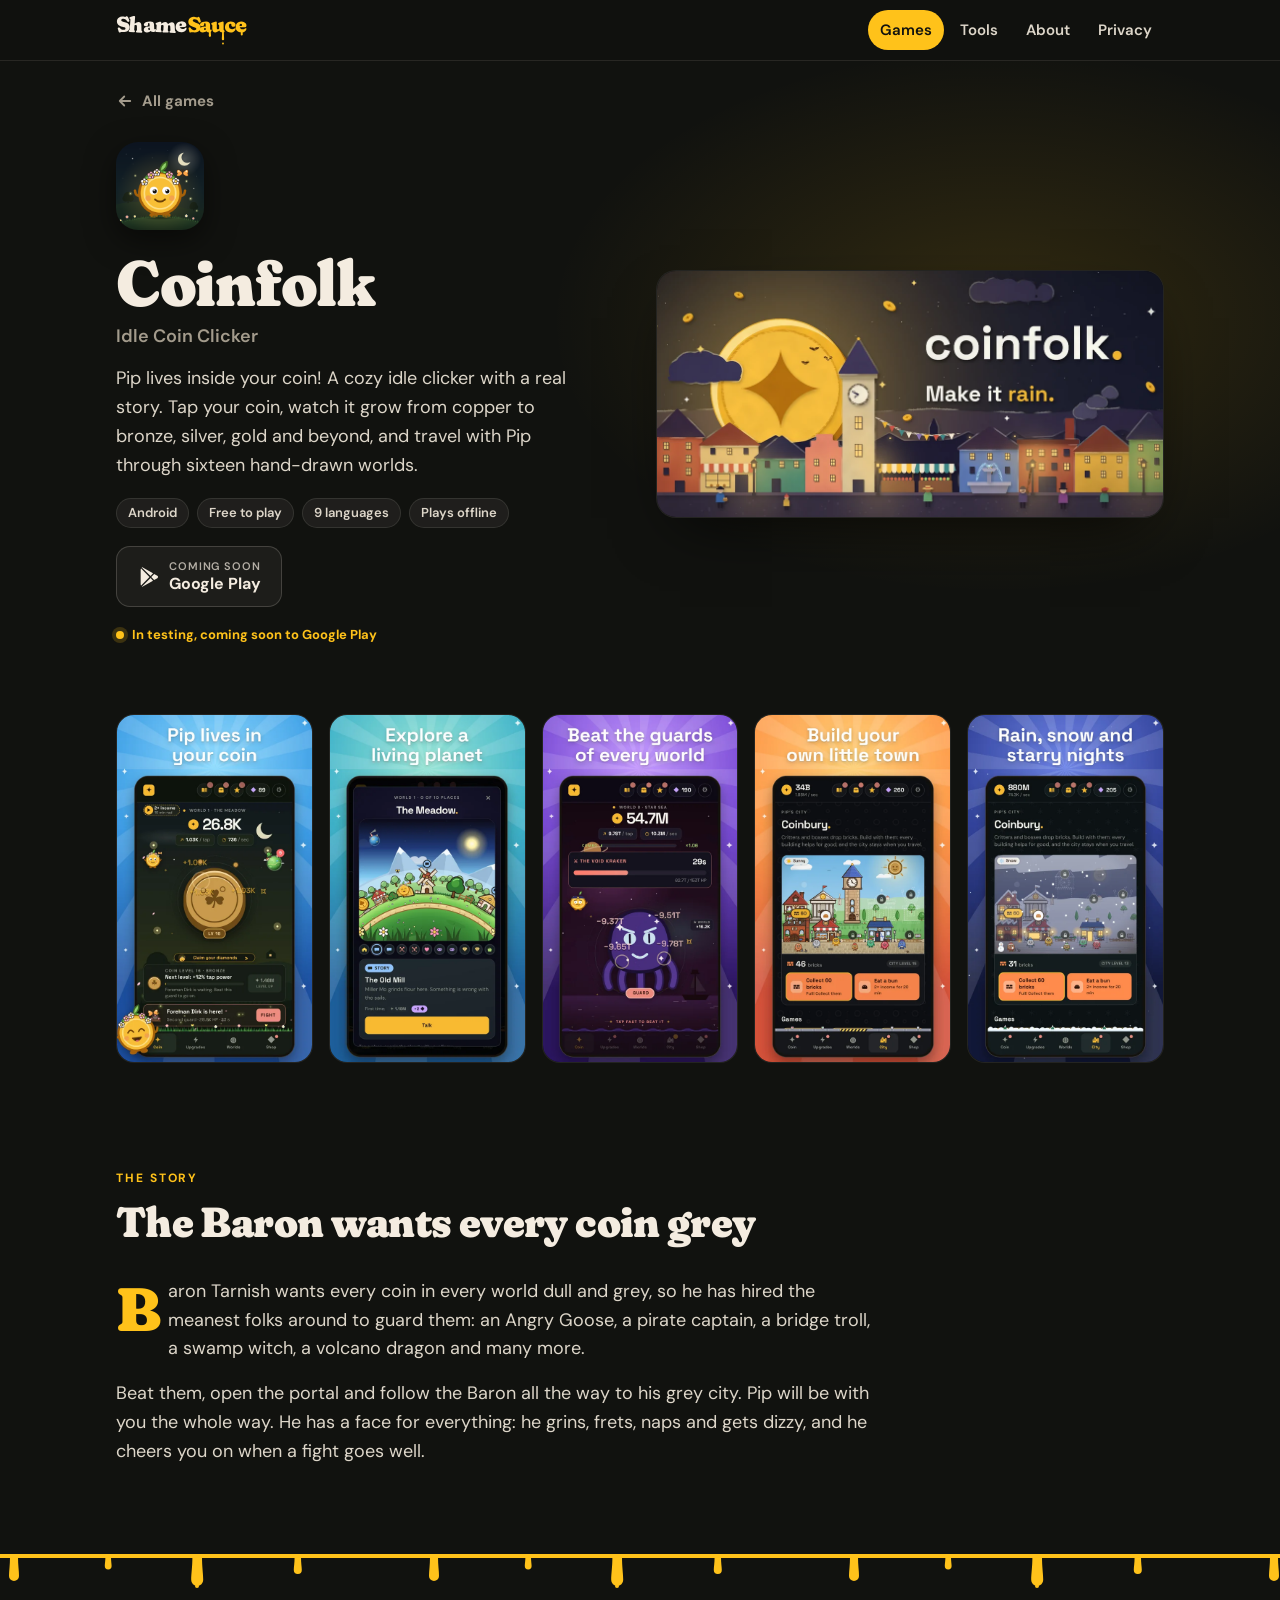
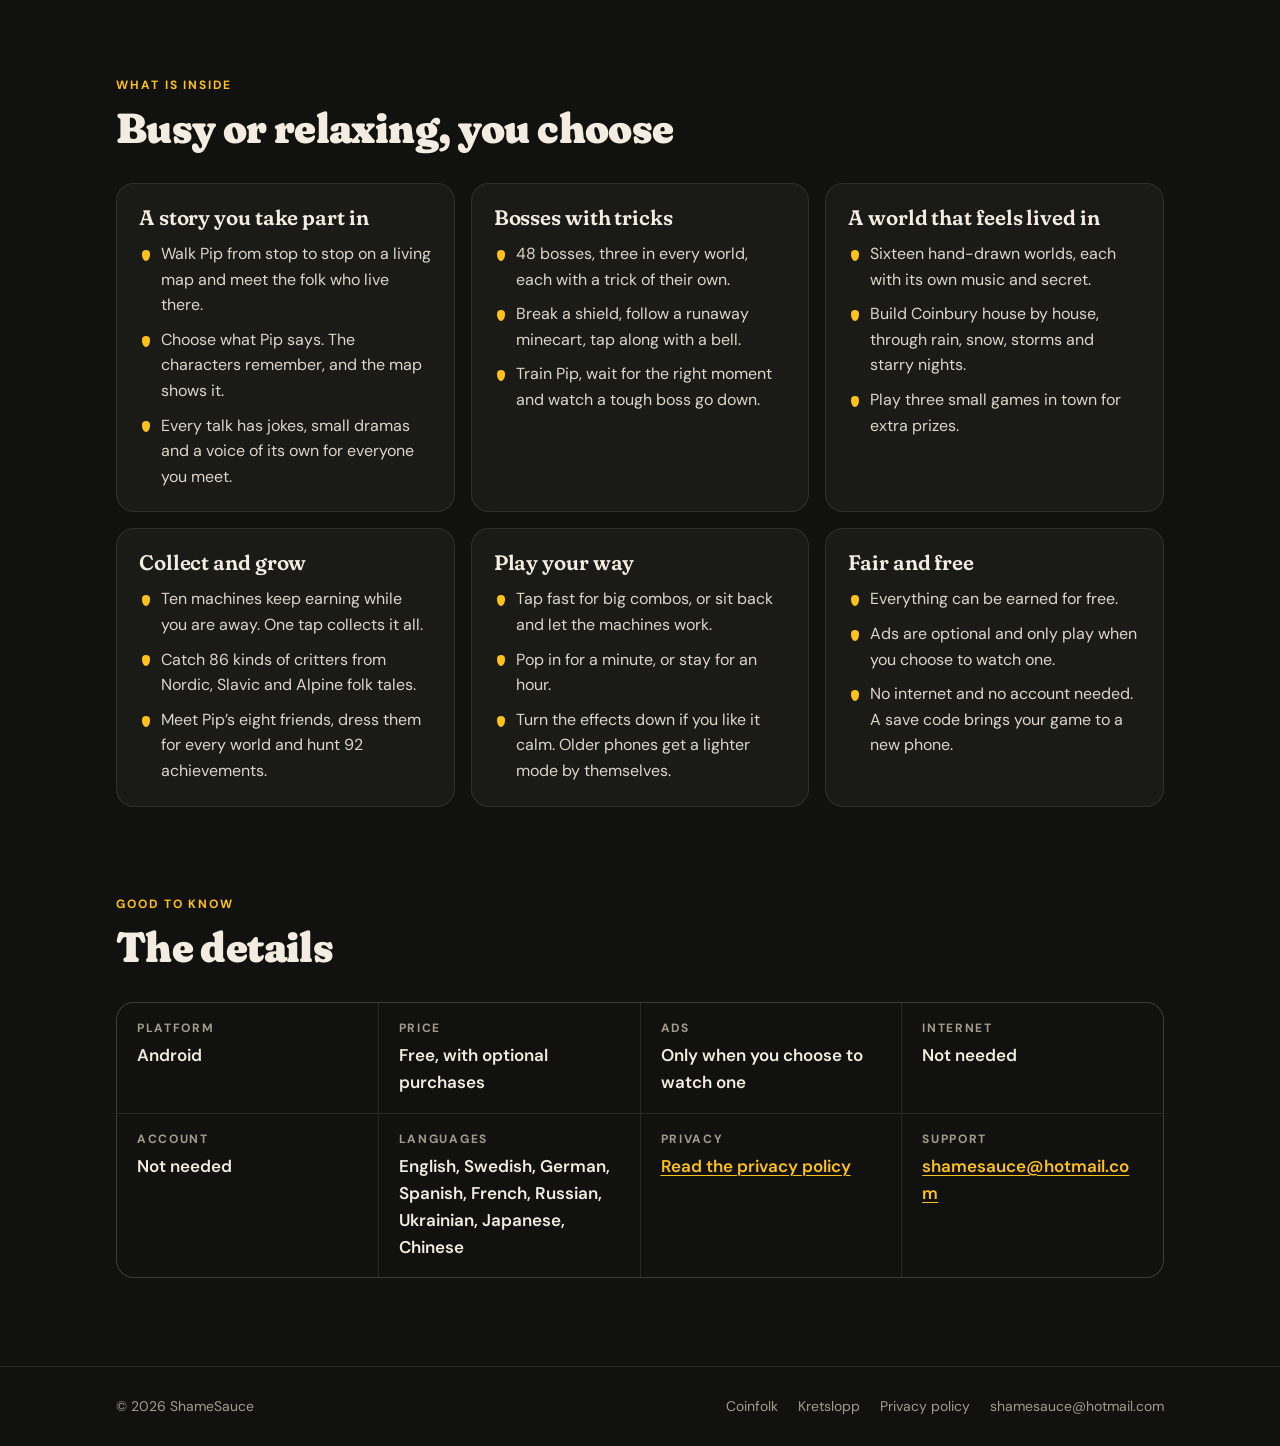
<file: coinfolk/index.html>
<!doctype html>
<html lang="en">
<head>
<meta charset="utf-8">
<meta name="viewport" content="width=device-width, initial-scale=1, viewport-fit=cover">
<title>Coinfolk: Idle Coin Clicker | ShameSauce</title>
<meta name="description" content="Tap your coin, meet Pip and beat 48 fairy-tale bosses in sixteen hand-drawn worlds. A cozy idle clicker with a real story, by ShameSauce.">
<meta name="theme-color" content="#11120f">
<link rel="icon" href="../assets/favicon.svg" type="image/svg+xml">
<link rel="icon" href="../assets/favicon-32.png" sizes="32x32" type="image/png">
<link rel="apple-touch-icon" href="../assets/apple-touch-icon.png">
<link rel="preload" href="../fonts/fraunces-black.woff2" as="font" type="font/woff2" crossorigin>
<link rel="stylesheet" href="../assets/site.css">
<link rel="canonical" href="https://darknessouz.github.io/coinfolk/">
<meta property="og:type" content="website">
<meta property="og:site_name" content="ShameSauce">
<meta property="og:title" content="Coinfolk: Idle Coin Clicker | ShameSauce">
<meta property="og:description" content="Tap your coin, meet Pip and beat 48 fairy-tale bosses in sixteen hand-drawn worlds. A cozy idle clicker with a real story, by ShameSauce.">
<meta property="og:url" content="https://darknessouz.github.io/coinfolk/">
<meta property="og:image" content="https://darknessouz.github.io/coinfolk/og-coinfolk.jpg">
<meta name="twitter:card" content="summary_large_image">
</head>
<body>
<header class="bar">
  <div class="wrap">
    <a class="bar-logo" href="../" aria-label="ShameSauce, home"><img src="../assets/shamesauce-logo.svg" alt="ShameSauce" width="732" height="168"></a>
    <nav aria-label="Main">
      <a href="../#games" aria-current="page">Games</a>
      <a href="../#tools">Tools</a>
      <a href="../#about">About</a>
      <a href="../privacy.html">Privacy</a>
    </nav>
  </div>
</header>

<main>
  <section class="game-hero">
    <div class="wrap">
      <a class="back" href="../#games"><svg width="18" height="18" viewBox="0 0 24 24" fill="none" stroke="currentColor" stroke-width="2.4" stroke-linecap="round" stroke-linejoin="round" aria-hidden="true"><path d="M19 12H5M11 6l-6 6 6 6"/></svg> All games</a>
      <div class="game-top">
        <div class="game-id">
          <img class="icon" src="icon.png" alt="The Coinfolk app icon" width="88" height="88">
          <h1>Coinfolk<small>Idle Coin Clicker</small></h1>
          <p class="lead">Pip lives inside your coin! A cozy idle clicker with a real story. Tap your coin, watch it grow from copper to bronze, silver, gold and beyond, and travel with Pip through sixteen <span class="nowrap">hand-drawn</span> worlds.</p>
          <ul class="chips"><li>Android</li><li>Free to play</li><li>9 languages</li><li>Plays offline</li></ul>
          <!-- When Coinfolk is public on Google Play, swap this span for:
            <a class="btn btn-sauce" href="https://play.google.com/store/apps/details?id=com.coinfolk"> ... Get it on Google Play ... </a> -->
            <span class="btn btn-soon"><svg width="22" height="22" viewBox="0 0 24 24" aria-hidden="true"><path fill="currentColor" d="M4.5 2.6c-.3.3-.5.8-.5 1.4v16c0 .6.2 1.1.5 1.4l9.1-9.4-9.1-9.4zm10.3 8.2 2.7-2.8L6.3 1.7c-.4-.2-.8-.3-1.1-.2l9.6 9.3zm0 2.4-9.6 9.3c.3.1.7 0 1.1-.2l11.2-6.3-2.7-2.8zm3.9-4.5-3.1 3.3 3.1 3.3 3.5-2c1-.6 1-2 0-2.6l-3.5-2z"/></svg><span class="two"><small>Coming soon</small>Google Play</span></span>
          <span class="status">In testing, coming soon to Google Play</span>
        </div>
        <div class="banner"><img src="banner.webp" alt="A golden coin rises like a moon over a little town at night" width="1024" height="500"></div>
      </div>
    </div>
  </section>

  <section aria-label="Screenshots">
    <div class="shots" tabindex="0">
      <figure><img src="shot-1-coin.webp" alt="The coin screen: Pip by his coin, the coins and the level" width="540" height="960" loading="lazy"></figure>
      <figure><img src="shot-2-planet.webp" alt="The Meadow, the first world" width="540" height="960" loading="lazy"></figure>
      <figure><img src="shot-3-boss.webp" alt="A boss fight in the Star Sea" width="540" height="960" loading="lazy"></figure>
      <figure><img src="shot-4-city.webp" alt="Coinbury, the town you build" width="540" height="960" loading="lazy"></figure>
      <figure><img src="shot-5-citynight.webp" alt="Coinbury at night, with snow" width="540" height="960" loading="lazy"></figure>
    </div>
  </section>

  <section class="section">
    <div class="wrap">
      <div class="section-head">
        <span class="eyebrow">The story</span>
        <h2>The Baron wants every coin grey</h2>
      </div>
      <div class="story">
        <p>Baron Tarnish wants every coin in every world dull and grey, so he has hired the meanest folks around to guard them: an Angry Goose, a pirate captain, a bridge troll, a swamp witch, a volcano dragon and many more.</p>
        <p>Beat them, open the portal and follow the Baron all the way to his grey city. Pip will be with you the whole way. He has a face for everything: he grins, frets, naps and gets dizzy, and he cheers you on when a fight goes well.</p>
      </div>
    </div>
  </section>

  <svg class="drips" aria-hidden="true">
  <defs>
    <pattern id="sauce" width="420" height="34" patternUnits="userSpaceOnUse" x="-60">
      <path fill="currentColor" d="M0 0h420v4H0z"/>
      <path fill="currentColor" d="M78 3c0 8 1 14 1 19a5 5 0 0 1-10 0c0-5 1-11 1-19z"/>
      <path fill="currentColor" d="M171 3c0 4 .6 7 .6 9a3.4 3.4 0 0 1-6.8 0c0-2 .6-5 .6-9z"/>
      <path fill="currentColor" d="M262 3c0 10 1.2 17 1.2 23a6 6 0 0 1-12 0c0-6 1.2-13 1.2-23z"/>
      <circle fill="currentColor" cx="257" cy="32" r="2"/>
      <path fill="currentColor" d="M361 3c0 6 .8 10 .8 13a4 4 0 0 1-8 0c0-3 .8-7 .8-13z"/>
    </pattern>
  </defs>
  <rect width="100%" height="34" fill="url(#sauce)"/>
</svg>

  <section class="section">
    <div class="wrap">
      <div class="section-head">
        <span class="eyebrow">What is inside</span>
        <h2>Busy or relaxing, you choose</h2>
      </div>
      <div class="features">
      <article class="feature"><h3>A story you take part in</h3><ul><li>Walk Pip from stop to stop on a living map and meet the folk who live there.</li><li>Choose what Pip says. The characters remember, and the map shows it.</li><li>Every talk has jokes, small dramas and a voice of its own for everyone you meet.</li></ul></article>
      <article class="feature"><h3>Bosses with tricks</h3><ul><li>48 bosses, three in every world, each with a trick of their own.</li><li>Break a shield, follow a runaway minecart, tap along with a bell.</li><li>Train Pip, wait for the right moment and watch a tough boss go down.</li></ul></article>
      <article class="feature"><h3>A world that feels lived in</h3><ul><li>Sixteen <span class="nowrap">hand-drawn</span> worlds, each with its own music and secret.</li><li>Build Coinbury house by house, through rain, snow, storms and starry nights.</li><li>Play three small games in town for extra prizes.</li></ul></article>
      <article class="feature"><h3>Collect and grow</h3><ul><li>Ten machines keep earning while you are away. One tap collects it all.</li><li>Catch 86 kinds of critters from Nordic, Slavic and Alpine folk tales.</li><li>Meet Pip’s eight friends, dress them for every world and hunt 92 achievements.</li></ul></article>
      <article class="feature"><h3>Play your way</h3><ul><li>Tap fast for big combos, or sit back and let the machines work.</li><li>Pop in for a minute, or stay for an hour.</li><li>Turn the effects down if you like it calm. Older phones get a lighter mode by themselves.</li></ul></article>
      <article class="feature"><h3>Fair and free</h3><ul><li>Everything can be earned for free.</li><li>Ads are optional and only play when you choose to watch one.</li><li>No internet and no account needed. A save code brings your game to a new phone.</li></ul></article>
      </div>
    </div>
  </section>

  <section class="section" style="padding-top:0">
    <div class="wrap">
      <div class="section-head">
        <span class="eyebrow">Good to know</span>
        <h2>The details</h2>
      </div>
      <dl class="facts">
        <div><dt>Platform</dt><dd>Android</dd></div>
        <div><dt>Price</dt><dd>Free, with optional purchases</dd></div>
        <div><dt>Ads</dt><dd>Only when you choose to watch one</dd></div>
        <div><dt>Internet</dt><dd>Not needed</dd></div>
        <div><dt>Account</dt><dd>Not needed</dd></div>
        <div><dt>Languages</dt><dd>English, Swedish, German, Spanish, French, Russian, Ukrainian, Japanese, Chinese</dd></div>
        <div><dt>Privacy</dt><dd><a href="../privacy.html">Read the privacy policy</a></dd></div>
        <div><dt>Support</dt><dd><a href="mailto:shamesauce@hotmail.com">shamesauce@hotmail.com</a></dd></div>
      </dl>
    </div>
  </section>
</main>
<footer class="foot">
  <div class="wrap">
    <span>© 2026 ShameSauce</span>
    <nav aria-label="Footer">
      <a href="../coinfolk/">Coinfolk</a>
      <a href="../kretslopp/">Kretslopp</a>
      <a href="../privacy.html">Privacy policy</a>
      <a href="mailto:shamesauce@hotmail.com">shamesauce@hotmail.com</a>
    </nav>
  </div>
</footer>
</body>
</html>
</file>
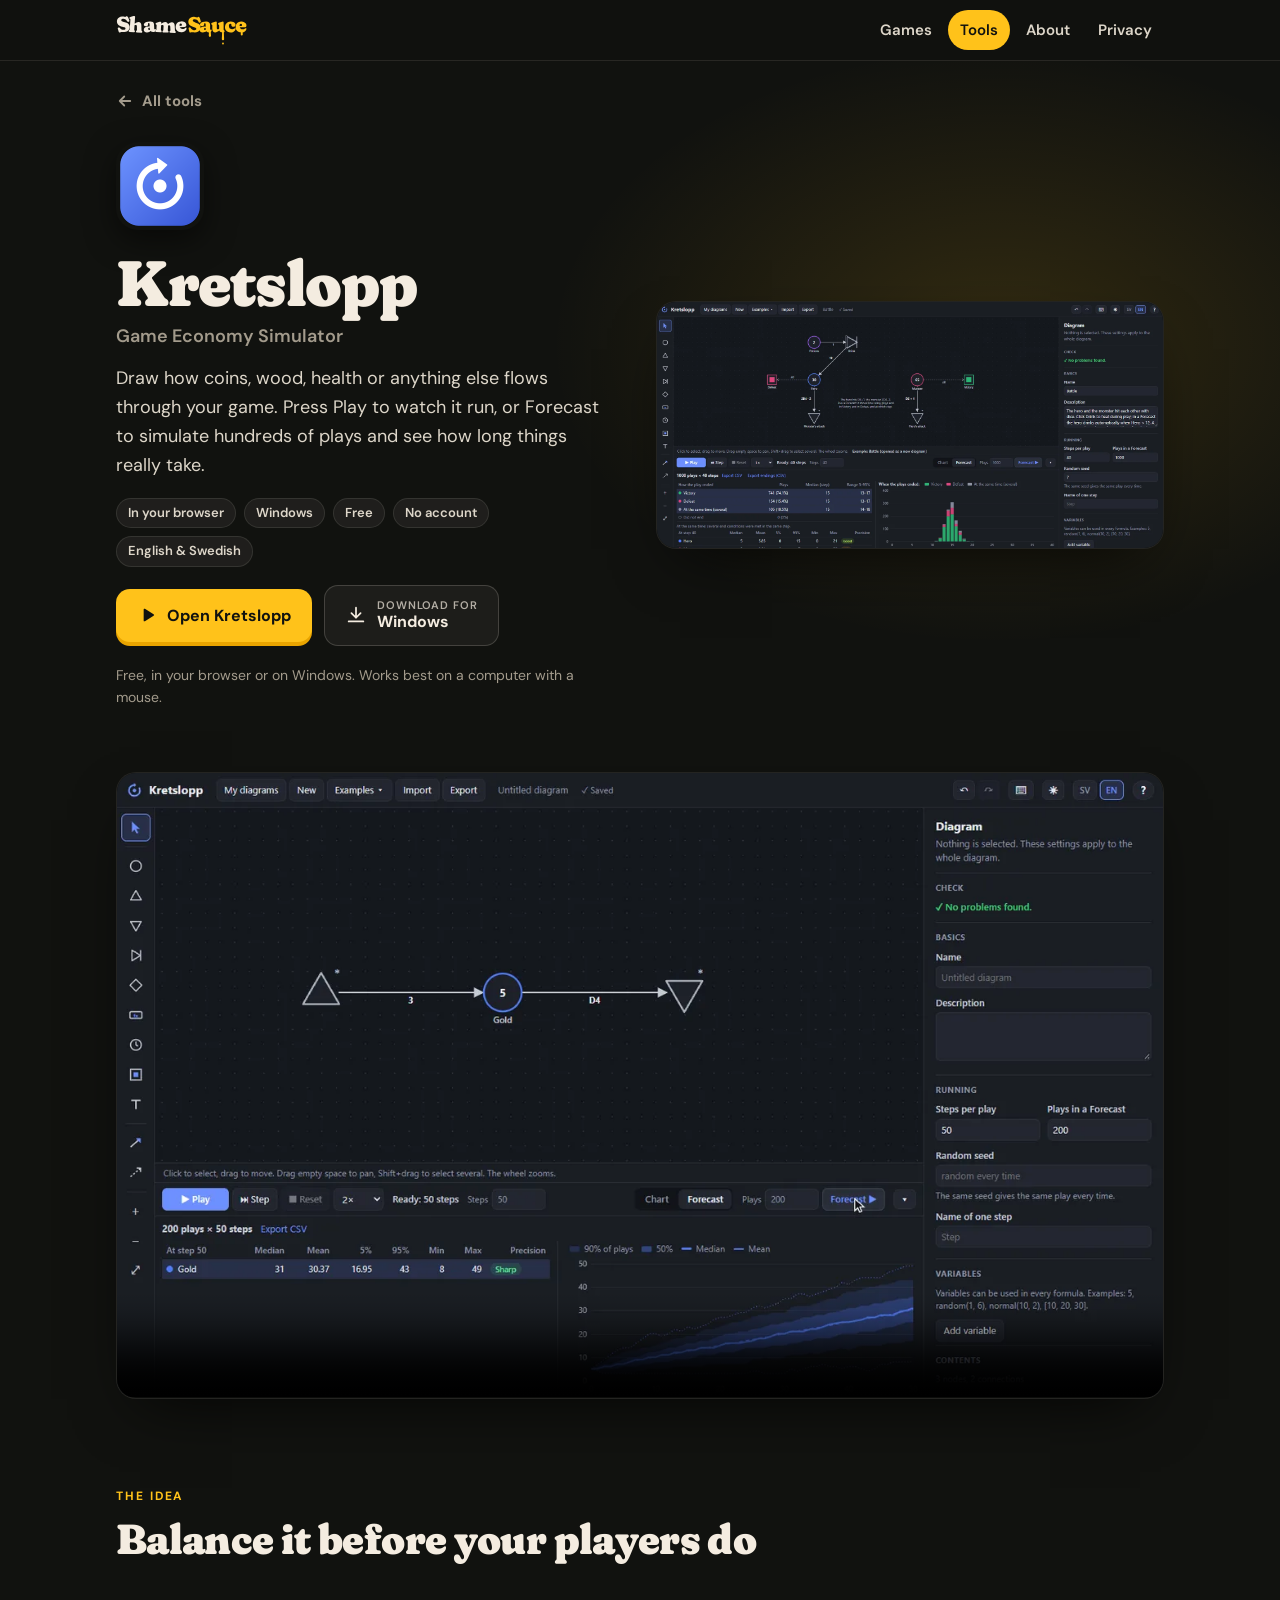
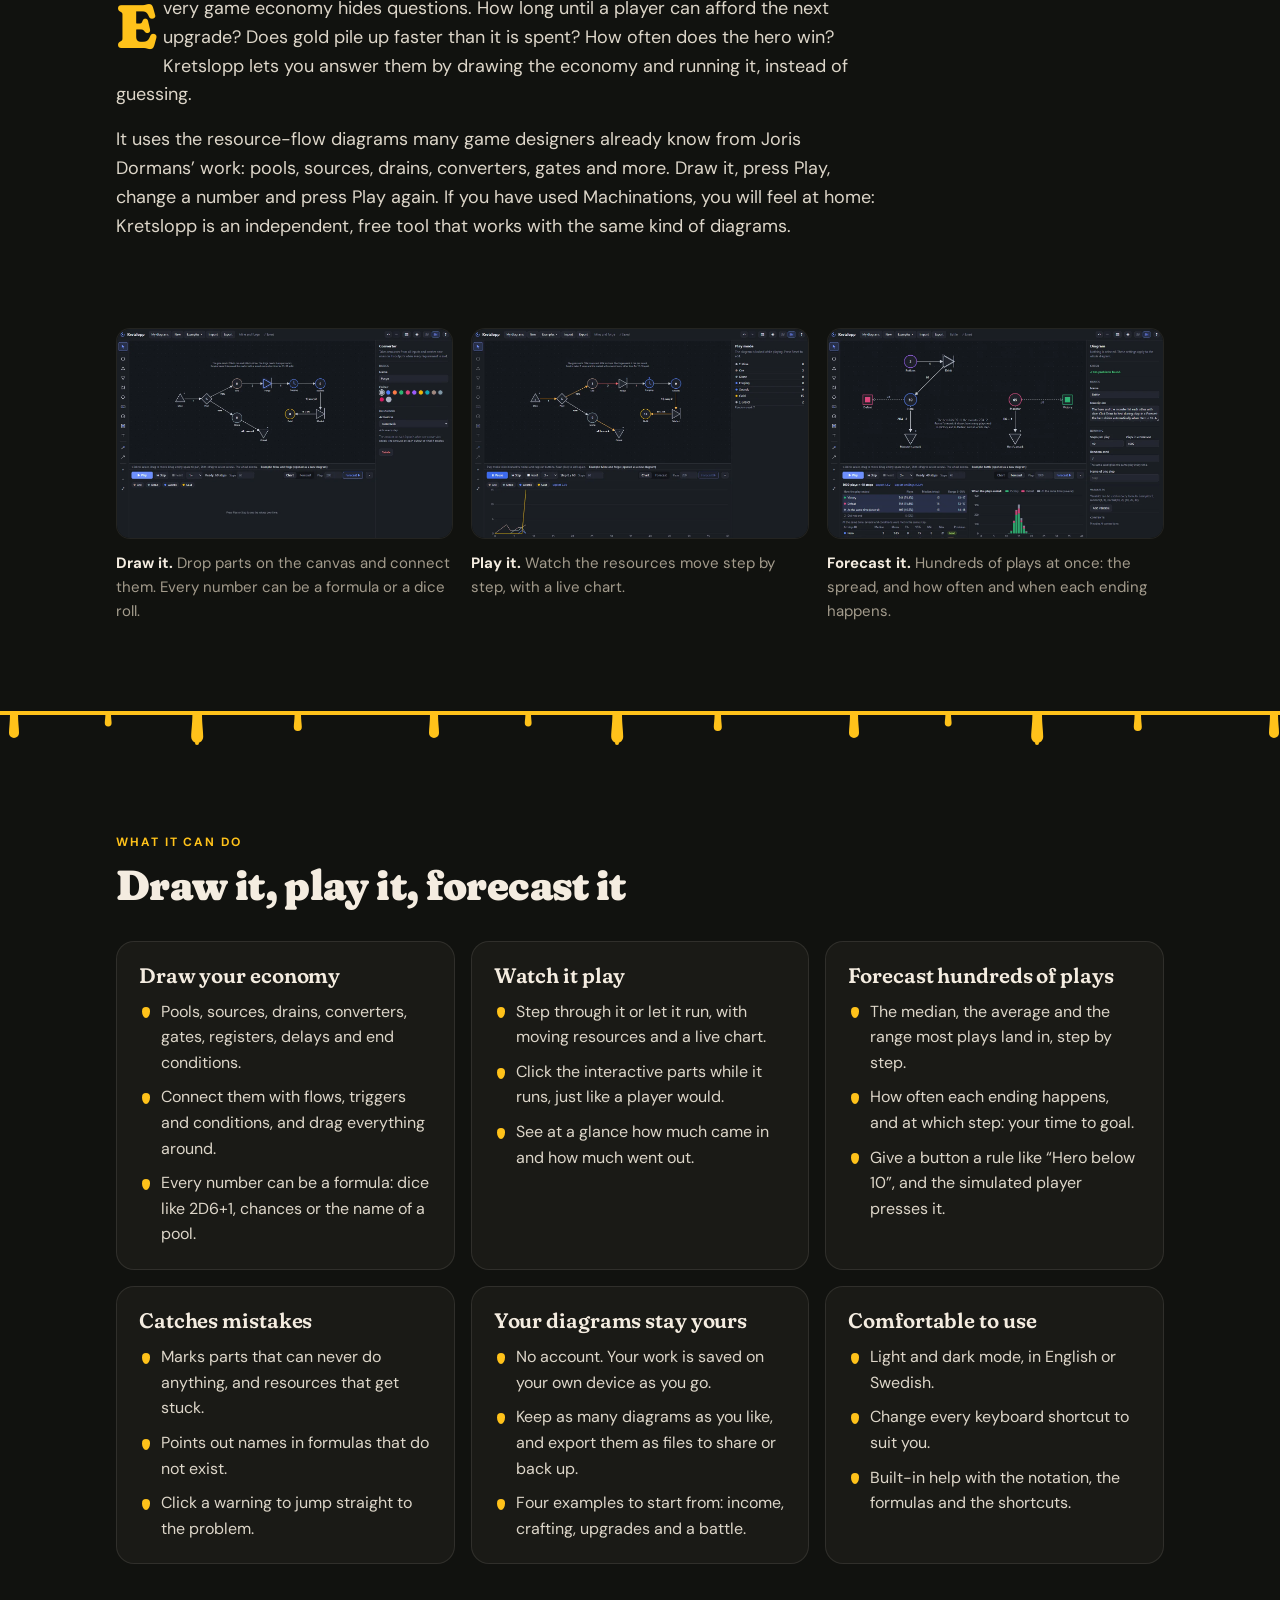
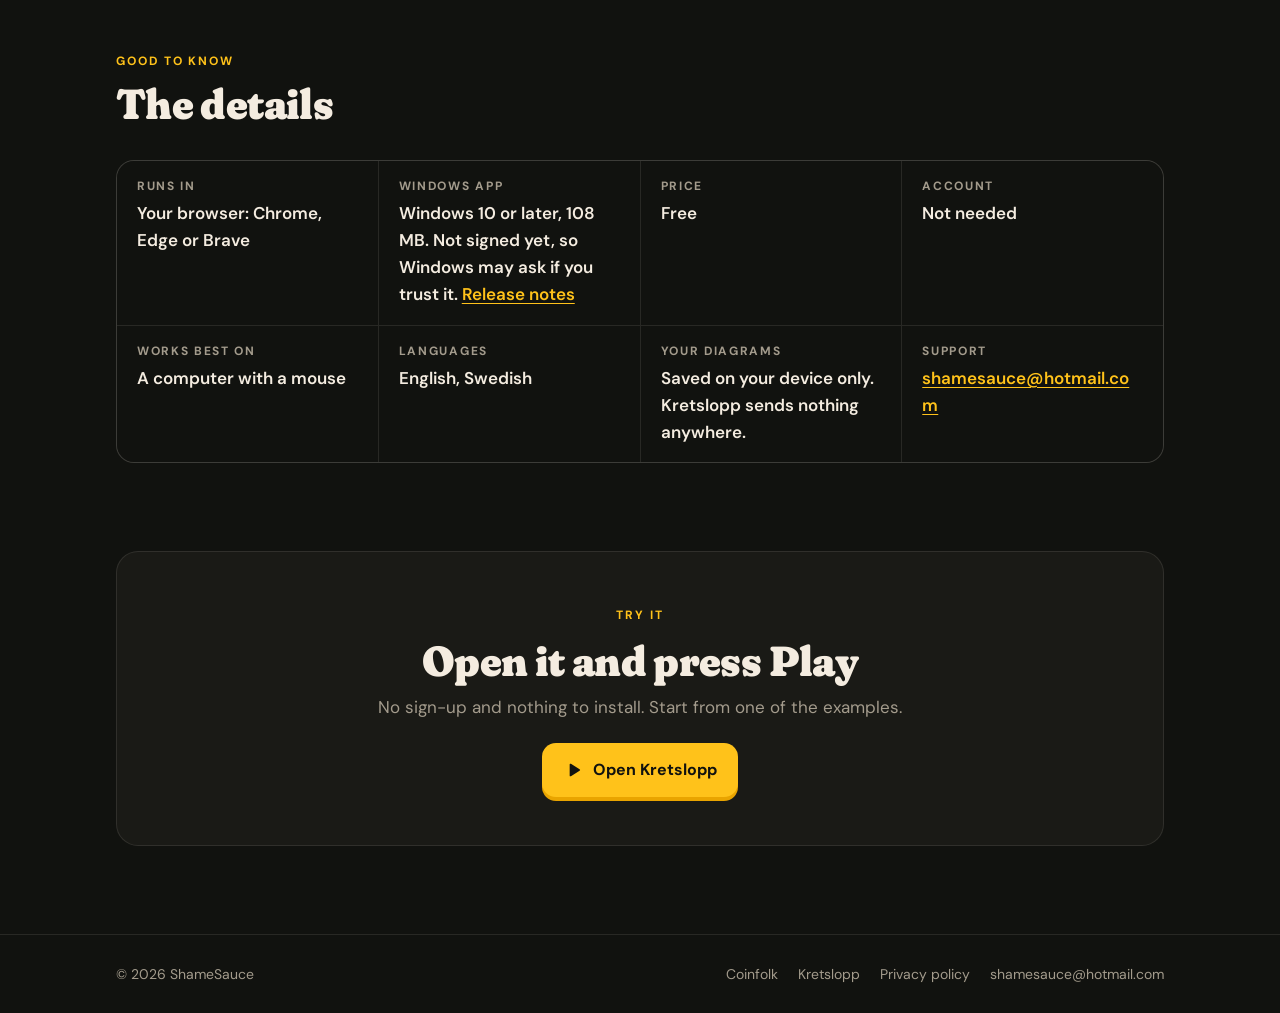
<file: kretslopp/index.html>
<!doctype html>
<html lang="en">
<head>
<meta charset="utf-8">
<meta name="viewport" content="width=device-width, initial-scale=1, viewport-fit=cover">
<title>Kretslopp: Game Economy Simulator | ShameSauce</title>
<meta name="description" content="Draw how resources flow through your game, then play it or simulate hundreds of plays to see how long things really take. A free tool for game makers, by ShameSauce.">
<meta name="theme-color" content="#11120f">
<link rel="icon" href="../assets/favicon.svg" type="image/svg+xml">
<link rel="icon" href="../assets/favicon-32.png" sizes="32x32" type="image/png">
<link rel="apple-touch-icon" href="../assets/apple-touch-icon.png">
<link rel="preload" href="../fonts/fraunces-black.woff2" as="font" type="font/woff2" crossorigin>
<link rel="stylesheet" href="../assets/site.css">
<link rel="canonical" href="https://darknessouz.github.io/kretslopp/">
<meta property="og:type" content="website">
<meta property="og:site_name" content="ShameSauce">
<meta property="og:title" content="Kretslopp: Game Economy Simulator | ShameSauce">
<meta property="og:description" content="Draw how resources flow through your game, then play it or simulate hundreds of plays to see how long things really take. A free tool for game makers, by ShameSauce.">
<meta property="og:url" content="https://darknessouz.github.io/kretslopp/">
<meta property="og:image" content="https://darknessouz.github.io/kretslopp/og-kretslopp.jpg">
<meta name="twitter:card" content="summary_large_image">
</head>
<body>
<header class="bar">
  <div class="wrap">
    <a class="bar-logo" href="../" aria-label="ShameSauce, home"><img src="../assets/shamesauce-logo.svg" alt="ShameSauce" width="732" height="168"></a>
    <nav aria-label="Main">
      <a href="../#games">Games</a>
      <a href="../#tools" aria-current="page">Tools</a>
      <a href="../#about">About</a>
      <a href="../privacy.html">Privacy</a>
    </nav>
  </div>
</header>

<main>
  <section class="game-hero">
    <div class="wrap">
      <a class="back" href="../#tools"><svg width="18" height="18" viewBox="0 0 24 24" fill="none" stroke="currentColor" stroke-width="2.4" stroke-linecap="round" stroke-linejoin="round" aria-hidden="true"><path d="M19 12H5M11 6l-6 6 6 6"/></svg> All tools</a>
      <div class="game-top">
        <div class="game-id">
          <img class="icon" src="icon.png" alt="The Kretslopp icon" width="88" height="88">
          <h1>Kretslopp<small>Game Economy Simulator</small></h1>
          <p class="lead">Draw how coins, wood, health or anything else flows through your game. Press Play to watch it run, or Forecast to simulate hundreds of plays and see how long things really take.</p>
          <ul class="chips"><li>In your browser</li><li>Windows</li><li>Free</li><li>No account</li><li>English &amp; Swedish</li></ul>
          <div class="cta-row">
            <a class="btn btn-sauce" href="app/"><svg width="20" height="20" viewBox="0 0 24 24" aria-hidden="true"><path fill="currentColor" d="M8 5.5v13a1 1 0 0 0 1.5.86l10.4-6.5a1 1 0 0 0 0-1.72L9.5 4.64A1 1 0 0 0 8 5.5z"/></svg>Open Kretslopp</a>
            <!-- The installer is a GitHub release on this repository (tag kretslopp-v0.1.0).
              For a new version: make a new release and change the address below. -->
            <a class="btn btn-ghost" href="https://github.com/darknessouz/darknessouz.github.io/releases/download/kretslopp-v0.1.0/Kretslopp-Setup-0.1.0.exe"><svg width="22" height="22" viewBox="0 0 24 24" fill="none" stroke="currentColor" stroke-width="1.9" stroke-linecap="round" stroke-linejoin="round" aria-hidden="true"><path d="M12 4v11M7 10l5 5 5-5"/><path d="M4 19h16"/></svg><span class="two"><small>Download for</small>Windows</span></a>
          </div>
          <p class="note">Free, in your browser or on Windows. Works best on a computer with a mouse.</p>
        </div>
        <div class="banner"><img src="banner.webp" alt="Kretslopp after a Forecast of a battle: how often, and at which step, the hero wins" width="1600" height="781"></div>
      </div>
    </div>
  </section>

  <section class="section" style="padding-top:0" aria-label="Demo">
    <div class="wrap">
      <figure class="demo">
        <video src="demo.mp4" poster="demo-poster.webp" width="1280" height="764" muted loop playsinline controls preload="metadata" aria-label="A short demo: building a small economy, playing it and running a Forecast"></video>
      </figure>
    </div>
  </section>
  <script>
    // The demo plays by itself, unless the visitor has asked for less motion.
    (function () {
      var video = document.querySelector('.demo video');
      if (!video) return;
      if (window.matchMedia && window.matchMedia('(prefers-reduced-motion: reduce)').matches) return;
      video.controls = false;
      var started = video.play();
      if (started && started.catch) started.catch(function () { video.controls = true; });
    })();
  </script>

  <section class="section" style="padding-top:0">
    <div class="wrap">
      <div class="section-head">
        <span class="eyebrow">The idea</span>
        <h2>Balance it before your players do</h2>
      </div>
      <div class="story">
        <p>Every game economy hides questions. How long until a player can afford the next upgrade? Does gold pile up faster than it is spent? How often does the hero win? Kretslopp lets you answer them by drawing the economy and running it, instead of guessing.</p>
        <p>It uses the resource-flow diagrams many game designers already know from Joris Dormans’ work: pools, sources, drains, converters, gates and more. Draw it, press Play, change a number and press Play again. If you have used Machinations, you will feel at home: Kretslopp is an independent, free tool that works with the same kind of diagrams.</p>
      </div>
    </div>
  </section>

  <section class="section" style="padding-top:0" aria-label="Screenshots">
    <div class="wrap">
      <div class="shots-wide">
        <figure><img src="shot-1-build.webp" alt="Building a diagram: a mine, a forge and a market, with the forge selected" width="1280" height="800" loading="lazy"><figcaption><b>Draw it.</b> Drop parts on the canvas and connect them. Every number can be a formula or a dice roll.</figcaption></figure>
        <figure><img src="shot-2-play.webp" alt="The diagram playing: resources move between the parts and a chart grows below" width="1280" height="800" loading="lazy"><figcaption><b>Play it.</b> Watch the resources move step by step, with a live chart.</figcaption></figure>
        <figure><img src="shot-3-forecast.webp" alt="A Forecast: a table and a chart of how often and when the battle ends in victory or defeat" width="1280" height="800" loading="lazy"><figcaption><b>Forecast it.</b> Hundreds of plays at once: the spread, and how often and when each ending happens.</figcaption></figure>
      </div>
    </div>
  </section>

  <svg class="drips" aria-hidden="true">
  <defs>
    <pattern id="sauce" width="420" height="34" patternUnits="userSpaceOnUse" x="-60">
      <path fill="currentColor" d="M0 0h420v4H0z"/>
      <path fill="currentColor" d="M78 3c0 8 1 14 1 19a5 5 0 0 1-10 0c0-5 1-11 1-19z"/>
      <path fill="currentColor" d="M171 3c0 4 .6 7 .6 9a3.4 3.4 0 0 1-6.8 0c0-2 .6-5 .6-9z"/>
      <path fill="currentColor" d="M262 3c0 10 1.2 17 1.2 23a6 6 0 0 1-12 0c0-6 1.2-13 1.2-23z"/>
      <circle fill="currentColor" cx="257" cy="32" r="2"/>
      <path fill="currentColor" d="M361 3c0 6 .8 10 .8 13a4 4 0 0 1-8 0c0-3 .8-7 .8-13z"/>
    </pattern>
  </defs>
  <rect width="100%" height="34" fill="url(#sauce)"/>
</svg>

  <section class="section">
    <div class="wrap">
      <div class="section-head">
        <span class="eyebrow">What it can do</span>
        <h2>Draw it, play it, forecast it</h2>
      </div>
      <div class="features">
      <article class="feature"><h3>Draw your economy</h3><ul><li>Pools, sources, drains, converters, gates, registers, delays and end conditions.</li><li>Connect them with flows, triggers and conditions, and drag everything around.</li><li>Every number can be a formula: dice like 2D6+1, chances or the name of a pool.</li></ul></article>
      <article class="feature"><h3>Watch it play</h3><ul><li>Step through it or let it run, with moving resources and a live chart.</li><li>Click the interactive parts while it runs, just like a player would.</li><li>See at a glance how much came in and how much went out.</li></ul></article>
      <article class="feature"><h3>Forecast hundreds of plays</h3><ul><li>The median, the average and the range most plays land in, step by step.</li><li>How often each ending happens, and at which step: your time to goal.</li><li>Give a button a rule like “Hero below 10”, and the simulated player presses it.</li></ul></article>
      <article class="feature"><h3>Catches mistakes</h3><ul><li>Marks parts that can never do anything, and resources that get stuck.</li><li>Points out names in formulas that do not exist.</li><li>Click a warning to jump straight to the problem.</li></ul></article>
      <article class="feature"><h3>Your diagrams stay yours</h3><ul><li>No account. Your work is saved on your own device as you go.</li><li>Keep as many diagrams as you like, and export them as files to share or back up.</li><li>Four examples to start from: income, crafting, upgrades and a battle.</li></ul></article>
      <article class="feature"><h3>Comfortable to use</h3><ul><li>Light and dark mode, in English or Swedish.</li><li>Change every keyboard shortcut to suit you.</li><li>Built-in help with the notation, the formulas and the shortcuts.</li></ul></article>
      </div>
    </div>
  </section>

  <section class="section" style="padding-top:0">
    <div class="wrap">
      <div class="section-head">
        <span class="eyebrow">Good to know</span>
        <h2>The details</h2>
      </div>
      <dl class="facts">
        <div><dt>Runs in</dt><dd>Your browser: Chrome, Edge or Brave</dd></div>
        <div><dt>Windows app</dt><dd>Windows 10 or later, 108 MB. Not signed yet, so Windows may ask if you trust it. <a href="https://github.com/darknessouz/darknessouz.github.io/releases/tag/kretslopp-v0.1.0">Release notes</a></dd></div>
        <div><dt>Price</dt><dd>Free</dd></div>
        <div><dt>Account</dt><dd>Not needed</dd></div>
        <div><dt>Works best on</dt><dd>A computer with a mouse</dd></div>
        <div><dt>Languages</dt><dd>English, Swedish</dd></div>
        <div><dt>Your diagrams</dt><dd>Saved on your device only. Kretslopp sends nothing anywhere.</dd></div>
        <div><dt>Support</dt><dd><a href="mailto:shamesauce@hotmail.com">shamesauce@hotmail.com</a></dd></div>
      </dl>
    </div>
  </section>

  <section class="section" style="padding-top:0">
    <div class="wrap">
      <div class="contact">
        <span class="eyebrow">Try it</span>
        <h2 style="margin-top:10px">Open it and press Play</h2>
        <p>No sign-up and nothing to install. Start from one of the examples.</p>
        <div class="cta-row center"><a class="btn btn-sauce" href="app/"><svg width="20" height="20" viewBox="0 0 24 24" aria-hidden="true"><path fill="currentColor" d="M8 5.5v13a1 1 0 0 0 1.5.86l10.4-6.5a1 1 0 0 0 0-1.72L9.5 4.64A1 1 0 0 0 8 5.5z"/></svg>Open Kretslopp</a></div>
      </div>
    </div>
  </section>
</main>
<footer class="foot">
  <div class="wrap">
    <span>© 2026 ShameSauce</span>
    <nav aria-label="Footer">
      <a href="../coinfolk/">Coinfolk</a>
      <a href="./">Kretslopp</a>
      <a href="../privacy.html">Privacy policy</a>
      <a href="mailto:shamesauce@hotmail.com">shamesauce@hotmail.com</a>
    </nav>
  </div>
</footer>
</body>
</html>
</file>
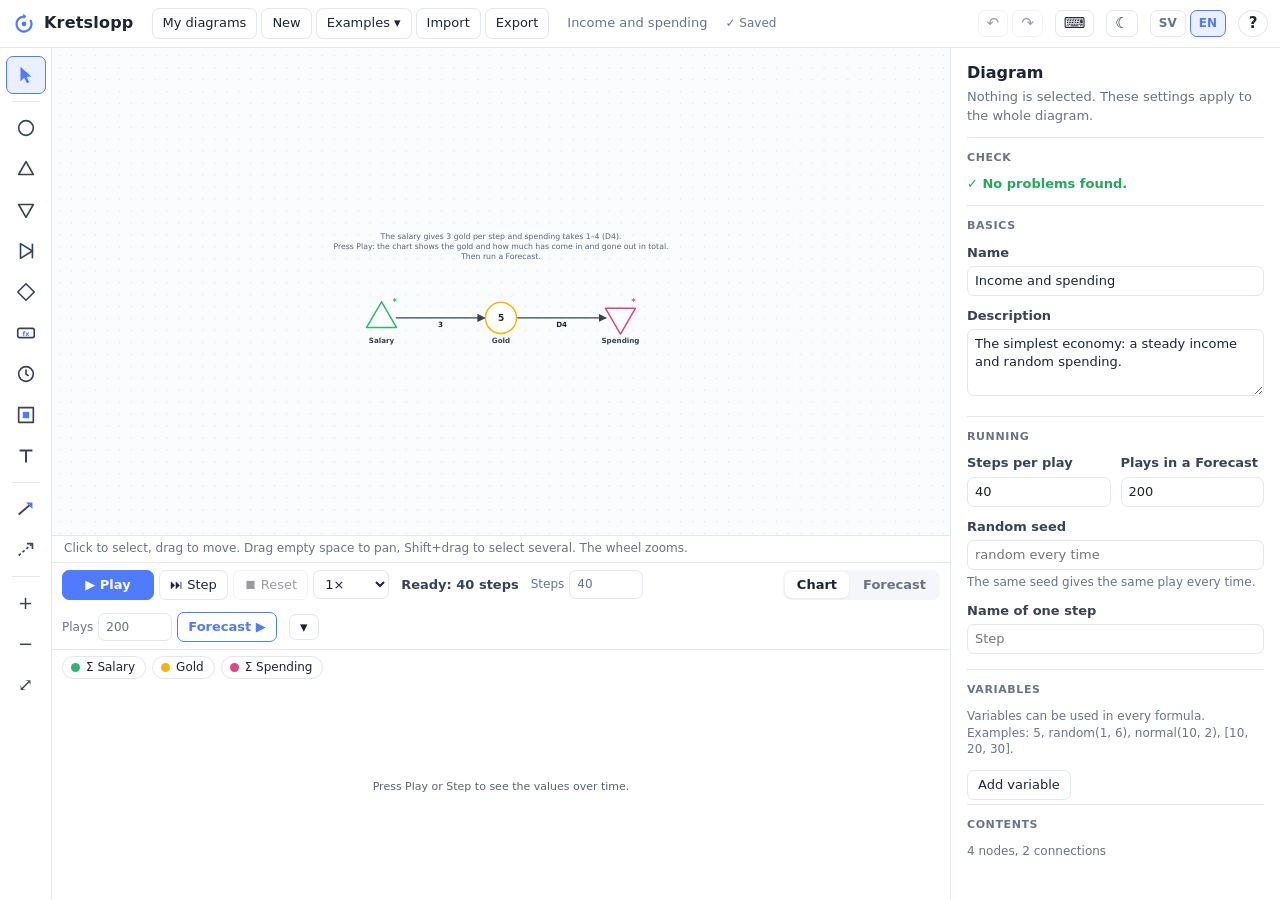
<file: kretslopp/app/index.html>
<!doctype html>
<html lang="sv">
  <head>
    <meta name="kretslopp-home" content="../">
    <meta charset="UTF-8" />
    <meta name="viewport" content="width=device-width, initial-scale=1.0" />
    <title>Kretslopp</title>
    <script>
      try {
        var t = localStorage.getItem('kretslopp.theme');
        if (t !== 'light' && t !== 'dark') t = matchMedia('(prefers-color-scheme: dark)').matches ? 'dark' : 'light';
        document.documentElement.dataset.theme = t;
      } catch (e) {}
    </script>
    <link rel="icon" href="data:image/svg+xml,%3Csvg xmlns='http://www.w3.org/2000/svg' viewBox='0 0 32 32'%3E%3Cpath d='M25.06,11.77 A10,10 0 1 1 15.13,6.04' fill='none' stroke='%234f7cff' stroke-width='3' stroke-linecap='round'/%3E%3Cpath d='M14.82,2.45 L19.31,5.67 L15.44,9.63 Z' fill='%234f7cff'/%3E%3Ccircle cx='16' cy='16' r='3.2' fill='%234f7cff'/%3E%3C/svg%3E" />
    <script type="module" crossorigin>(function(){let e=document.createElement(`link`).relList;if(e&&e.supports&&e.supports(`modulepreload`))return;for(let e of document.querySelectorAll(`link[rel="modulepreload"]`))n(e);new MutationObserver(e=>{for(let t of e)if(t.type===`childList`)for(let e of t.addedNodes)e.tagName===`LINK`&&e.rel===`modulepreload`&&n(e)}).observe(document,{childList:!0,subtree:!0});function t(e){let t={};return e.integrity&&(t.integrity=e.integrity),e.referrerPolicy&&(t.referrerPolicy=e.referrerPolicy),t.credentials=e.crossOrigin===`use-credentials`?`include`:e.crossOrigin===`anonymous`?`omit`:`same-origin`,t}function n(e){if(e.ep)return;e.ep=!0;let n=t(e);fetch(e.href,n)}})();function e(e){return e.kind===`pool`||e.kind===`register`||e.kind===`delay`||e.kind===`source`||e.kind===`drain`}function t(t){return e(t)}var n=0;function r(e=`n`){return n=(n+1)%1e6,e+Date.now().toString(36)+n.toString(36)+Math.floor(Math.random()*1296).toString(36)}var i=[`#4f7cff`,`#ff7a45`,`#2bb673`,`#e0457b`,`#9b59ff`,`#f2b705`,`#12a4b8`,`#a1887f`,`#7f97a6`,`#d81b60`],a=`#46505f`,o=`#5b6473`;function s(e,t,n,a){let s=e===`pool`||e===`register`||e===`delay`,c={id:r(`n`),x:t,y:n,label:``,color:a??(s?i[0]:`#46505f`)},l={auto:``,autoPlay:!1};switch(e){case`pool`:return{...c,...l,kind:e,trigger:`passive`,direction:`pull`,all:!1,initial:0,capacity:null,overflow:`block`,chart:!0};case`source`:return{...c,...l,kind:e,trigger:`auto`,all:!1,chart:!1};case`drain`:return{...c,...l,kind:e,trigger:`auto`,all:!1,chart:!1};case`converter`:return{...c,...l,kind:e,trigger:`passive`};case`gate`:return{...c,...l,kind:e,trigger:`passive`,all:!1,mode:`deterministic`};case`register`:return{...c,kind:e,interactive:!1,formula:``,initial:0,step:1,min:null,max:null,chart:!0};case`delay`:return{...c,...l,kind:e,trigger:`passive`,queue:!1,delay:`1`,chart:!1};case`end`:return{...c,kind:e};case`text`:return{...c,kind:e,label:`Text`,size:14,color:o}}}function c(e,t){return{id:r(`c`),kind:`resource`,from:e,to:t,amountType:`number`,value:1,formula:`D6`,chance:50,interval:`1`,min:null,max:null,decimals:!1,weight:1,bend:0}}function l(e,t,n=`modifier`){return{id:r(`s`),kind:`state`,from:e,to:t,type:n,factor:`+1`,on:`action`,op:`>=`,value:1,value2:5,varName:`a`,weight:1,bend:0}}function u(e=``){return{version:1,name:e,description:``,nodes:[],connections:[],variables:[],settings:{steps:50,seed:``,unit:``,runs:200}}}function d(e){return JSON.parse(JSON.stringify(e))}function f(e,t){return e.nodes.find(e=>e.id===t)}function p(e,t){return e.connections.find(e=>e.id===t)}var m=[`pool`,`source`,`gate`,`converter`,`delay`],h=[`pool`,`drain`,`gate`,`converter`,`delay`],g=[`pool`,`register`,`delay`,`gate`,`source`,`converter`,`drain`];function _(e,t,n){let r=f(e,n);return!!r&&(t===`resource`?m:g).includes(r.kind)}function v(e,t,n,r){if(n===r||!_(e,t,n))return!1;let i=f(e,r);if(i)return t===`resource`?h.includes(i.kind):i.kind!==`text`;let a=p(e,r);return t===`state`&&a?.kind===`resource`}function y(e,t){let n=new Set(e.connections.filter(e=>e.kind===`state`&&e.to===t).map(e=>e.varName));for(let e of`abcdefghijklmnopqrstuvwxyz`)if(!n.has(e))return e;return`v`+n.size}function b(e,t){let n=f(e,t);if(!n)return`modifier`;switch(n.kind){case`register`:return`input`;case`pool`:return`modifier`;case`end`:return`activator`;default:return`trigger`}}function ee(e,t){for(e.nodes=e.nodes.filter(e=>!t.has(e.id));;){let n=e.connections.length;if(e.connections=e.connections.filter(e=>t.has(e.id)||t.has(e.from)||t.has(e.to)?(t.add(e.id),!1):!0),e.connections.length===n)break}}var x={trigger:[`auto`,`passive`,`interactive`,`onstart`],direction:[`pull`,`push`],overflow:[`block`,`drain`],mode:[`deterministic`,`random-ratio`,`random-percent`],amountType:[`number`,`formula`,`chance`,`all`],type:[`modifier`,`trigger`,`activator`,`input`],on:[`action`,`gain`,`loss`,`change`,`fail`],op:[`>`,`>=`,`<`,`<=`,`==`,`!=`,`between`],update:[`play`,`step`]},te=new Set([`capacity`,`min`,`max`]),ne=/^#(?:[0-9a-fA-F]{3}|[0-9a-fA-F]{4}|[0-9a-fA-F]{6}|[0-9a-fA-F]{8})$/;function re(e){if(typeof e==`number`&&Number.isFinite(e))return e;if(typeof e==`string`&&e.trim()!==``&&Number.isFinite(Number(e)))return Number(e)}function ie(e,t){let n={...e};for(let[r,i]of Object.entries(e)){if(r===`kind`||!(r in t))continue;let e=t[r];r===`color`?n[r]=typeof e==`string`&&ne.test(e)?e:i:x[r]?n[r]=typeof e==`string`&&x[r].includes(e)?e:i:te.has(r)?n[r]=e===null?null:re(e)??i:typeof i==`string`?n[r]=typeof e==`string`?e:typeof e==`number`&&Number.isFinite(e)?String(e):i:typeof i==`number`?n[r]=re(e)??i:typeof i==`boolean`&&(n[r]=typeof e==`boolean`?e:i)}return n}var S=e=>!!e&&typeof e==`object`&&!Array.isArray(e),C=e=>typeof e==`string`&&e.length>0&&e.length<200;function ae(e){if(!S(e)||!Array.isArray(e.nodes)||!Array.isArray(e.connections))throw Error(`not a diagram`);if(typeof e.version==`number`&&e.version>1)throw Error(`newer format`);let t=u(typeof e.name==`string`?e.name:``);t.description=typeof e.description==`string`?e.description:``,S(e.settings)&&(t.settings=ie(t.settings,e.settings)),t.settings.steps=Math.max(1,Math.round(t.settings.steps)),t.settings.runs=Math.max(1,Math.round(t.settings.runs));let n=new Set;if(Array.isArray(e.variables))for(let i of e.variables){if(!S(i))continue;let e=ie({id:``,name:`x`,formula:`0`,update:`play`},i);(!C(e.id)||n.has(e.id))&&(e.id=r(`v`)),n.add(e.id),t.variables.push(e)}let i=[`pool`,`source`,`drain`,`converter`,`gate`,`register`,`delay`,`end`,`text`];for(let r of e.nodes)S(r)&&i.includes(r.kind)&&C(r.id)&&!n.has(r.id)&&(n.add(r.id),t.nodes.push(ie(s(r.kind,0,0),r)));for(let r of e.connections){if(!S(r)||r.kind!==`resource`&&r.kind!==`state`||!C(r.id)||n.has(r.id)||!C(r.from)||!C(r.to))continue;n.add(r.id);let e=r.kind===`resource`?c(r.from,r.to):l(r.from,r.to);t.connections.push(ie(e,r))}for(;;){let e=new Set([...t.nodes.map(e=>e.id),...t.connections.map(e=>e.id)]),n=t.connections.length;if(t.connections=t.connections.filter(t=>e.has(t.from)&&e.has(t.to)&&t.from!==t.to),t.connections.length===n)break}return t}var w=class extends Error{pos;constructor(e,t){super(e),this.pos=t}},oe=class extends Error{names;constructor(e){super(`unknown: `+e.join(`, `)),this.names=e}},se=/[A-Za-z_À-ɏ]/,ce=/[A-Za-z0-9_À-ɏ]/,le=[`<=`,`>=`,`==`,`!=`,`&&`,`||`,`+`,`-`,`*`,`/`,`%`,`^`,`(`,`)`,`,`,`[`,`]`,`<`,`>`,`!`,`?`,`:`,`=`];function ue(e){let t=[],n=0;for(;n<e.length;){let r=e[n];if(r===` `||r===`	`||r===`
`||r===`\r`){n++;continue}let i=n;if(/[0-9.]/.test(r)){let r=n;for(;r<e.length&&/[0-9]/.test(e[r]);)r++;if(e[r]===`.`)for(r++;r<e.length&&/[0-9]/.test(e[r]);)r++;let a=e.slice(n,r);if(a===`.`)throw new w(`unexpected "."`,n);if((e[r]===`d`||e[r]===`D`)&&/[0-9]/.test(e[r+1]??``)&&!a.includes(`.`)){let o=r+1;for(;o<e.length&&/[0-9]/.test(e[o]);)o++;if(!ce.test(e[o]??` `)){t.push({t:`dice`,n:parseInt(a,10),s:parseInt(e.slice(r+1,o),10),p:i}),n=o;continue}}if(ce.test(e[r]??` `)&&!/[0-9]/.test(e[r]))throw new w(`bad number`,i);t.push({t:`num`,v:parseFloat(a),p:i}),n=r;continue}if(se.test(r)){let r=n+1;for(;r<e.length&&ce.test(e[r]);)r++;let a=e.slice(n,r),o=/^[dD]([0-9]+)$/.exec(a);o?t.push({t:`dice`,n:1,s:parseInt(o[1],10),p:i}):t.push({t:`id`,v:a,p:i}),n=r;continue}let a=le.find(t=>e.startsWith(t,n));if(!a)throw new w(`unexpected "${r}"`,n);t.push({t:`op`,v:a===`=`?`==`:a,p:i}),n+=a.length}return t.push({t:`end`,p:e.length}),t}function T(e){return typeof e==`number`?e:NaN}function E(e){return typeof e==`number`?e!==0&&!Number.isNaN(e):e.length>0}function D(e){let t=[],n=e=>typeof e==`number`?t.push(e):e.forEach(n);return e.forEach(n),t}function de(e,t,n){let r=0;for(let i=0;i<e;i++)r+=1+Math.floor(n()*t);return r}function fe(e){let t=0;for(;t===0;)t=e();let n=e();return Math.sqrt(-2*Math.log(t))*Math.cos(2*Math.PI*n)}var O=(e,t,n=t)=>({min:t,max:n,f:t=>e(...t.map(T))}),pe={min:{min:1,max:99,f:e=>Math.min(...D(e))},max:{min:1,max:99,f:e=>Math.max(...D(e))},sum:{min:1,max:99,f:e=>D(e).reduce((e,t)=>e+t,0)},mean:{min:1,max:99,f:e=>{let t=D(e);return t.reduce((e,t)=>e+t,0)/t.length}},abs:O(Math.abs,1),floor:O(Math.floor,1),ceil:O(Math.ceil,1),round:O((e,t=0)=>{let n=10**t;return Math.round(e*n)/n},1,2),sqrt:O(Math.sqrt,1),cbrt:O(Math.cbrt,1),square:O(e=>e*e,1),cube:O(e=>e*e*e,1),pow:O(Math.pow,2),exp:O(Math.exp,1),log:O((e,t)=>t===void 0?Math.log(e):Math.log(e)/Math.log(t),1,2),log10:O(Math.log10,1),sign:O(Math.sign,1),clamp:O((e,t,n)=>Math.min(n,Math.max(t,e)),3),mod:O((e,t)=>(e%t+t)%t,2),add:O((e,t)=>e+t,2),subtract:O((e,t)=>e-t,2),multiply:O((e,t)=>e*t,2),divide:O((e,t)=>e/t,2),larger:O((e,t)=>+(e>t),2),smaller:O((e,t)=>+(e<t),2),largerEq:O((e,t)=>+(e>=t),2),smallerEq:O((e,t)=>+(e<=t),2),equal:O((e,t)=>+(e===t),2),unequal:O((e,t)=>+(e!==t),2),if:{min:3,max:3,f:e=>E(e[0])?e[1]:e[2]},random:{min:0,max:2,f:(e,t)=>{if(e.length===0)return t.rng();let n=Math.ceil(e.length===1?1:T(e[0])),r=Math.floor(T(e[e.length-1]));return n+Math.floor(t.rng()*(r-n+1))}},dice:{min:1,max:2,f:(e,t)=>e.length===1?de(1,T(e[0]),t.rng.bind(t)):de(T(e[0]),T(e[1]),t.rng.bind(t))},normal:{min:2,max:2,f:(e,t)=>T(e[0])+T(e[1])*fe(()=>t.rng())},pick:{min:1,max:99,f:(e,t)=>{let n=D(e);return n[Math.floor(t.rng()*n.length)]}},size:{min:1,max:1,f:e=>typeof e[0]==`number`?1:e[0].length}},me=class{toks;i=0;constructor(e){this.toks=e}peek(){return this.toks[this.i]}next(){return this.toks[this.i++]}isOp(e){let t=this.peek();return t.t===`op`&&t.v===e}expect(e){let t=this.next();if(t.t!==`op`||t.v!==e)throw new w(`expected "${e}"`,t.p)}expr(){let e=this.or();if(this.isOp(`?`)){this.next();let t=this.expr();this.expect(`:`);let n=this.expr();return r=>E(e(r))?t(r):n(r)}return e}or(){let e=this.and();for(;this.isOp(`||`);){this.next();let t=e,n=this.and();e=e=>+(E(t(e))||E(n(e)))}return e}and(){let e=this.cmp();for(;this.isOp(`&&`);){this.next();let t=e,n=this.cmp();e=e=>+(E(t(e))&&E(n(e)))}return e}cmp(){let e=this.add();for(;;){let t=this.peek();if(t.t!==`op`||![`<`,`>`,`<=`,`>=`,`==`,`!=`].includes(t.v))return e;this.next();let n=e,r=this.add(),i=t.v;e=e=>{let t=T(n(e)),a=T(r(e));switch(i){case`<`:return+(t<a);case`>`:return+(t>a);case`<=`:return+(t<=a);case`>=`:return+(t>=a);case`==`:return+(t===a);default:return+(t!==a)}}}}add(){let e=this.mul();for(;;)if(this.isOp(`+`)){this.next();let t=e,n=this.mul();e=e=>T(t(e))+T(n(e))}else if(this.isOp(`-`)){this.next();let t=e,n=this.mul();e=e=>T(t(e))-T(n(e))}else return e}mul(){let e=this.unary();for(;;)if(this.isOp(`*`)){this.next();let t=e,n=this.unary();e=e=>T(t(e))*T(n(e))}else if(this.isOp(`/`)){this.next();let t=e,n=this.unary();e=e=>T(t(e))/T(n(e))}else if(this.isOp(`%`)){this.next();let t=e,n=this.unary();e=e=>T(t(e))%T(n(e))}else return e}unary(){if(this.isOp(`-`)){this.next();let e=this.unary();return t=>-T(e(t))}if(this.isOp(`+`))return this.next(),this.unary();if(this.isOp(`!`)){this.next();let e=this.unary();return t=>+!E(e(t))}return this.pow()}pow(){let e=this.postfix();if(this.isOp(`^`)){this.next();let t=this.unary();return n=>T(e(n))**+T(t(n))}return e}postfix(){let e=this.primary();for(;this.isOp(`[`);){let t=this.next(),n=[this.expr()];for(;this.isOp(`,`);)this.next(),n.push(this.expr());this.expect(`]`);let r=e;e=e=>{let i=r(e);for(let r of n){if(typeof i==`number`)return NaN;let n=Math.round(T(r(e)))-1;if(n<0||n>=i.length)throw new w(`index out of range`,t.p);i=i[n]}return i}}return e}primary(){let e=this.next();if(e.t===`num`){let t=e.v;return()=>t}if(e.t===`dice`){let t=e.n,n=e.s;if(n<1)throw new w(`dice needs at least 1 side`,e.p);return e=>de(t,n,()=>e.rng())}if(e.t===`id`){if(this.isOp(`(`)){this.next();let t=pe[e.v];if(!t)throw new w(`unknown function "${e.v}"`,e.p);let n=[];if(!this.isOp(`)`))for(n.push(this.expr());this.isOp(`,`);)this.next(),n.push(this.expr());if(this.expect(`)`),n.length<t.min||n.length>t.max)throw new w(`wrong number of arguments to ${e.v}`,e.p);return e=>t.f(n.map(t=>t(e)),e)}let t=e.v;return t===`true`?()=>1:t===`false`?()=>0:e=>{let n=e.get(t);if(n===void 0)throw new oe([t]);return n}}if(e.t===`op`&&e.v===`(`){let e=this.expr();return this.expect(`)`),e}if(e.t===`op`&&e.v===`[`){let e=[];if(!this.isOp(`]`))for(e.push(this.expr());this.isOp(`,`);)this.next(),e.push(this.expr());return this.expect(`]`),t=>e.map(e=>e(t))}throw new w(e.t===`end`?`unexpected end`:`unexpected token`,e.p)}},he=new Map;function k(e){let t=he.get(e);if(t)return t;let n;try{let t=ue(e);if(t.length===1)throw new w(`empty`,0);let r=new me(t),i=r.expr(),a=r.peek();if(a.t!==`end`)throw new w(`unexpected token`,a.p);let o=[];t.forEach((e,n)=>{e.t!==`id`||t[n+1]?.t===`op`&&t[n+1].v===`(`||e.v===`true`||e.v===`false`||o.includes(e.v)||o.push(e.v)}),n={fn:i,error:null,names:o}}catch(e){n={fn:null,error:e instanceof w?`${e.message} (${e.pos+1})`:String(e),names:[]}}return he.size>5e3&&he.clear(),he.set(e,n),n}function A(e){return/^[A-Za-z_À-ɏ][A-Za-z0-9_À-ɏ]*$/.test(e)&&!/^[dD][0-9]+$/.test(e)&&!(e in pe)&&e!==`true`&&e!==`false`}function ge(e){let t=e>>>0;return()=>{t=t+1831565813>>>0;let e=t;return e=Math.imul(e^e>>>15,e|1),e^=e+Math.imul(e^e>>>7,e|61),((e^e>>>14)>>>0)/4294967296}}function _e(e){let t=e.trim();if(/^-?\d+$/.test(t))return Number(BigInt.asUintN(32,BigInt(t)));let n=2166136261;for(let e=0;e<t.length;e++)n^=t.charCodeAt(e),n=Math.imul(n,16777619);return n>>>0}function ve(){return Math.floor(Math.random()*4294967296)}function ye(e,t){for(let n=e.length-1;n>0;n--){let r=Math.floor(t()*(n+1)),i=e[n];e[n]=e[r],e[r]=i}return e}var be=[`STEP`,`step`];function xe(e){let t=new Map;for(let n of e.nodes){let e=n.label.trim();e&&A(e)&&!t.has(e)&&t.set(e,n.id)}return t}function Se(e){let t=new Set(be);for(let n of e.variables)A(n.name)&&t.add(n.name);for(let n of xe(e).keys())t.add(n);return t}var Ce=/^\s*([+-]?)\s*(\d+(?:\.\d+)?|\.\d+)(?:\s*\/\s*(\d+(?:\.\d+)?))?\s*(i)?\s*$/;function we(e){let t=Ce.exec(e);if(!t)return null;let n=parseFloat(t[2]);return t[3]!==void 0&&(n/=parseFloat(t[3])),t[1]===`-`&&(n=-n),{m:n,interval:t[4]===`i`}}function Te(e,t,n,r){switch(e){case`>`:return t>n;case`>=`:return t>=n;case`<`:return t<n;case`<=`:return t<=n;case`==`:return t===n;case`!=`:return t!==n;case`between`:return t>=Math.min(n,r)&&t<=Math.max(n,r)}}var j=1e-9,Ee=class{d;seed;forecast;step=0;ended=!1;endedBy=null;endedAll=[];values=new Map;history=new Map;errors=new Map;lastTransfers=[];lastFired=new Set;lastTriggers=new Set;lastAuto=new Set;blocked=new Set;disabled=new Set;rng;nodes=new Map;conns=new Map;inRes=new Map;outRes=new Map;inState=new Map;outState=new Map;registers=[];pending=new Set;clicks=new Set;wasEnabled=new Map;intervalCount=new Map;intervalTarget=new Map;modAmount=new Map;modInterval=new Map;modPrev=new Map;gateCount=new Map;convBuf=new Map;convReq=new Map;delayItems=new Map;vars=new Map;labelIds=new Map;room=new Map;acted=new Set;failed=new Set;endHits=new Set;ctx;constructor(e,n={}){this.d=e,this.forecast=!!n.forecast,this.seed=n.seed??(e.settings.seed.trim()?_e(e.settings.seed):ve()),this.rng=ge(this.seed),this.ctx={get:e=>this.lookup(e),rng:()=>this.rng()};for(let t of e.nodes)this.nodes.set(t.id,t);this.labelIds=xe(e);for(let t of e.connections)this.conns.set(t.id,t),t.kind===`resource`?(De(this.outRes,t.from,t),De(this.inRes,t.to,t)):(De(this.outState,t.from,t),De(this.inState,t.to,t));this.registers=this.sortRegisters();for(let t of e.nodes)t.kind===`pool`&&this.values.set(t.id,t.initial),t.kind===`register`&&this.values.set(t.id,Oe(t,t.initial)),t.kind===`delay`&&this.delayItems.set(t.id,[]),(t.kind===`source`||t.kind===`drain`)&&this.values.set(t.id,0);for(let t of e.variables)this.evalVariable(t.name,t.formula,t.id);this.computeRegisters(),this.applyModifiers(),this.computeRegisters(),this.updateDisabled();for(let t of e.nodes)this.wasEnabled.set(t.id,!this.disabled.has(t.id));for(let n of e.nodes)t(n)&&this.history.set(n.id,[this.valueOf(n.id)])}valueOf(e){let t=this.nodes.get(e);if(!t)return 0;if(t.kind===`delay`){let t=0;for(let n of this.delayItems.get(e)??[])t+=n.amt;return t}return this.values.get(e)??0}click(e){let t=this.nodes.get(e);t&&`trigger`in t&&t.trigger===`interactive`&&this.clicks.add(e)}adjustRegister(e,t){let n=this.nodes.get(e);if(n&&n.kind===`register`&&n.interactive){this.values.set(e,Oe(n,(this.values.get(e)??0)+t*n.step)),this.computeRegisters();for(let e of this.registers){let t=this.history.get(e.id);t&&(t[t.length-1]=this.valueOf(e.id))}}}isPendingClick(e){return this.clicks.has(e)}run(e){for(;!this.ended&&this.step<e;)this.stepOnce()}stepOnce(){if(this.ended)return;this.step++,this.lastTransfers=[],this.lastFired=new Set,this.lastTriggers=new Set,this.blocked=new Set,this.acted=new Set,this.failed=new Set,this.room=new Map,this.convReq=new Map,this.endHits=new Set,this.lastAuto=new Set;for(let e of this.d.variables)e.update===`step`&&this.evalVariable(e.name,e.formula,e.id);this.updateDisabled();for(let e of this.d.nodes)`trigger`in e&&e.trigger===`interactive`&&e.auto?.trim()&&(this.forecast||e.autoPlay)&&(this.disabled.has(e.id)||this.ev(e.auto,e.id)!==0&&(this.clicks.add(e.id),this.lastAuto.add(e.id)));let t=new Map;for(let n of this.d.nodes)e(n)&&t.set(n.id,this.valueOf(n.id));let n=[];for(let e of this.d.nodes){if(!(`trigger`in e))continue;let t=!this.disabled.has(e.id),r=this.wasEnabled.get(e.id)??!0;this.wasEnabled.set(e.id,t),t&&(e.trigger===`auto`||this.pending.has(e.id)||this.clicks.has(e.id)||e.trigger===`onstart`&&(this.step===1||!r))&&n.push(e)}this.pending=new Set,this.clicks=new Set;for(let e of n)this.lastFired.add(e.id);let r=[],i=[];for(let e of n){let t=this.plan(e);t?r.push(t):e.kind===`gate`&&i.push(e)}ye(r,this.rng);let a=new Map,o=e=>{let t=this.nodes.get(e);return!t||this.disabled.has(e)?0:t.kind===`source`?1/0:t.kind===`pool`?(a.has(e)||a.set(e,Math.max(0,this.values.get(e)??0)),a.get(e)):0};for(let e of r){let t=[],n=[],r=!0;for(let i of e.reqs){let e=Math.min(i.amt,o(i.from),this.roomOf(i.to));i.c.decimals||(e=Math.floor(e+j)),e=Math.max(0,e),i.grant=e,e<i.amt-j&&(r=!1),e>0&&(a.has(i.from)&&(a.set(i.from,a.get(i.from)-e),t.push([i.from,e])),this.room.has(i.to)&&(this.room.set(i.to,this.room.get(i.to)-e),n.push([i.to,e])))}if(e.all&&!r){for(let[e,n]of t)a.set(e,a.get(e)+n);for(let[e,t]of n)this.room.set(e,this.room.get(e)+t);for(let t of e.reqs)t.grant=0}e.ok=r;for(let t of e.reqs)t.grant<t.amt-j&&this.blocked.add(t.c.id)}for(let e of r){for(let t of e.reqs)t.grant<=0||(this.take(t.from,t.grant),this.lastTransfers.push({conn:t.c.id,amount:t.grant}),this.deliver(t.to,t.grant,t.c,0));e.node.kind!==`converter`&&(e.ok?this.acted.add(e.node.id):this.failed.add(e.node.id))}for(let e of i)this.distribute(e,1,0,!0),this.acted.add(e.id);this.releaseDelays(),this.convert(r),this.computeRegisters(),this.fireTriggers(t),this.applyModifiers(),this.computeRegisters(),this.checkEnd();for(let[e,t]of this.history)t.push(this.valueOf(e))}plan(e){let t=[],n=!1,r=n=>{for(let r of this.outRes.get(e.id)??[]){if(this.disabled.has(r.id)||!this.intervalReady(r,e.id))continue;let i=this.amountOf(r,n);i>0&&t.push({c:r,from:e.id,to:r.to,amt:i,grant:0})}},i=n=>{for(let r of this.inRes.get(e.id)??[]){if(this.disabled.has(r.id)||!this.intervalReady(r,e.id))continue;let i=n?n(r):this.amountOf(r,this.valueOf(r.from));i>0&&t.push({c:r,from:r.from,to:e.id,amt:i,grant:0})}};switch(e.kind){case`source`:r(1/0),n=e.all;break;case`pool`:{let t=this.inRes.get(e.id)??[],a=this.outRes.get(e.id)??[];e.direction===`push`||t.length===0&&a.length>0?r(this.valueOf(e.id)):i(),n=e.all;break}case`drain`:case`delay`:i(),n=`all`in e&&e.all;break;case`gate`:if((this.inRes.get(e.id)??[]).length===0)return null;i(),n=e.all;break;case`converter`:i(e=>Math.max(0,this.required(e)-(this.convBuf.get(e.id)??0))),n=!0;break;default:return null}return{node:e,reqs:t,all:n,ok:!0}}required(e){let t=this.convReq.get(e.id);return t===void 0&&(t=this.amountOf(e,this.valueOf(e.from)),this.convReq.set(e.id,t)),t}amountOf(e,t){let n;switch(e.amountType){case`number`:n=e.value;break;case`formula`:n=this.ev(e.formula,e.id);break;case`chance`:n=this.rng()*100<e.chance?e.value:0;break;case`all`:n=Number.isFinite(t)?t:0}return e.amountType!==`all`&&(n+=this.modAmount.get(e.id)??0),e.min!==null&&(n=Math.max(e.min,n)),e.max!==null&&(n=Math.min(e.max,n)),e.decimals||(n=e.amountType===`all`?Math.floor(n+j):Math.round(n)),Math.max(0,n)}intervalReady(e,t){if(e.interval.trim()===`1`&&!this.modInterval.get(e.id))return!0;let n=e.id+`|`+t,r=this.intervalTarget.get(n);r===void 0&&(r=this.rollInterval(e),this.intervalTarget.set(n,r));let i=(this.intervalCount.get(n)??0)+1;return i>=r?(this.intervalCount.set(n,0),this.intervalTarget.set(n,this.rollInterval(e)),!0):(this.intervalCount.set(n,i),!1)}rollInterval(e){return Math.max(1,Math.round(this.ev(e.interval,e.id)+(this.modInterval.get(e.id)??0)))}roomOf(e){let t=this.nodes.get(e);if(!t||this.disabled.has(e))return 0;switch(t.kind){case`pool`:return t.capacity===null||t.overflow===`drain`?1/0:(this.room.has(e)||this.room.set(e,Math.max(0,t.capacity-(this.values.get(e)??0))),this.room.get(e));case`drain`:case`gate`:case`converter`:case`delay`:return 1/0;default:return 0}}take(e,t){let n=this.nodes.get(e);n?.kind===`pool`?this.values.set(e,(this.values.get(e)??0)-t):n?.kind===`source`&&this.values.set(e,(this.values.get(e)??0)+t)}deliver(e,t,n,r){let i=this.nodes.get(e);if(i)switch(i.kind){case`pool`:{let n=(this.values.get(e)??0)+t;i.capacity!==null&&i.overflow===`drain`&&(n=Math.min(n,Math.max(i.capacity,this.values.get(e)??0))),this.values.set(e,n);break}case`gate`:this.distribute(i,t,r,!1),this.acted.add(i.id);break;case`converter`:this.convBuf.set(n.id,(this.convBuf.get(n.id)??0)+t);break;case`delay`:{let n=this.delayItems.get(e);i.queue?n.push({due:-1,amt:t}):n.push({due:this.step+Math.max(0,Math.round(this.ev(i.delay,i.id))),amt:t});break}case`drain`:this.values.set(e,(this.values.get(e)??0)+t)}}send(e,t,n){if(this.disabled.has(e.id))return this.blocked.add(e.id),0;let r=Math.min(t,this.roomOf(e.to));return e.decimals||(r=Math.floor(r+j)),r<t-j&&this.blocked.add(e.id),r<=0?0:(this.room.has(e.to)&&this.room.set(e.to,this.room.get(e.to)-r),this.lastTransfers.push({conn:e.id,amount:r}),this.deliver(e.to,r,e,n),r)}gateOutputs(e){let t=this.outRes.get(e.id)??[],n=(this.outState.get(e.id)??[]).filter(e=>e.type===`trigger`);return[...t,...n]}distribute(e,t,n,r){if(n>32)return;let i=this.gateOutputs(e);if(i.length===0)return;let a=Math.floor(t+j),o=t-a,s=[];for(;a-->0;)s.push(1);o>j&&s.push(o);for(let t of s){let a=this.pickOutput(e,i);a&&(a.kind===`state`?this.fireTrigger(a):r||this.send(a,t,n+1))}}pickOutput(e,t){let n=e=>!this.disabled.has(e.id)&&!(e.kind===`resource`&&this.disabled.has(e.to));if(e.mode===`deterministic`){let e=null,r=1/0;for(let i of t){if(i.weight<=0||!n(i))continue;let t=(this.gateCount.get(i.id)??0)/i.weight;t<r-j&&(e=i,r=t)}return e&&this.gateCount.set(e.id,(this.gateCount.get(e.id)??0)+1),e}let r=t.reduce((e,t)=>e+Math.max(0,t.weight),0);if(r<=0)return null;let i=e.mode===`random-percent`&&r<=100?100:r,a=this.rng()*i;for(let e of t)if(a-=Math.max(0,e.weight),a<0)return n(e)?e:null;return null}releaseDelays(){for(let e of this.d.nodes){if(e.kind!==`delay`||this.disabled.has(e.id))continue;let t=this.delayItems.get(e.id),n=(this.outRes.get(e.id)??[]).filter(e=>!this.disabled.has(e.id));if(e.queue){let r=t[0];if(!r)continue;r.due<0&&(r.due=this.step+Math.max(1,Math.round(this.ev(e.delay,e.id)))),r.due<=this.step&&n.length&&this.releaseItem(e.id,r,n)&&(t.shift(),t[0]&&(t[0].due=this.step+Math.max(1,Math.round(this.ev(e.delay,e.id)))));continue}if(!n.length)continue;let r=[];for(let i of t)i.due<=this.step&&this.releaseItem(e.id,i,n)||r.push(i);this.delayItems.set(e.id,r)}}releaseItem(e,t,n){let r=[...n].sort((e,t)=>(this.gateCount.get(e.id)??0)-(this.gateCount.get(t.id)??0));for(let n of r)if(this.roomOf(n.to)+j<t.amt)this.blocked.add(n.id);else return this.send(n,t.amt,0),this.gateCount.set(n.id,(this.gateCount.get(n.id)??0)+1),this.acted.add(e),!0;return!1}convert(e){let t=new Map;for(let n of e)n.node.kind===`converter`&&t.set(n.node.id,n.ok);for(let e of this.d.nodes){if(e.kind!==`converter`||this.disabled.has(e.id))continue;let n=(this.inRes.get(e.id)??[]).filter(e=>!this.disabled.has(e.id)),r=t.has(e.id),i;if(i=n.length===0?r:!r&&n.every(e=>(this.convBuf.get(e.id)??0)<=0)?!1:n.every(e=>(this.convBuf.get(e.id)??0)+j>=this.required(e)),!i)r&&this.failed.add(e.id);else{for(let e of n)this.convBuf.set(e.id,Math.max(0,(this.convBuf.get(e.id)??0)-this.required(e)));for(let t of this.outRes.get(e.id)??[]){if(this.disabled.has(t.id)||!this.intervalReady(t,e.id))continue;let n=this.amountOf(t,1/0);n>0&&this.send(t,n,0)}this.acted.add(e.id)}}}updateDisabled(){this.disabled=new Set;for(let e of this.d.connections)e.kind===`state`&&e.type===`activator`&&this.nodes.get(e.to)?.kind!==`end`&&(Te(e.op,this.valueOf(e.from),e.value,e.value2)||this.disabled.add(e.to))}fireTrigger(e){this.lastTriggers.add(e.id);let t=this.nodes.get(e.to);t&&(t.kind===`end`?this.endHits.add(t.id):this.pending.add(t.id))}fireTriggers(e){for(let t of this.d.connections){if(t.kind!==`state`||t.type!==`trigger`)continue;let n=this.nodes.get(t.from);if(!n||n.kind===`gate`)continue;let r=e.has(t.from)?this.valueOf(t.from)-e.get(t.from):0,i=!1;switch(t.on){case`action`:i=this.acted.has(t.from);break;case`fail`:i=this.failed.has(t.from);break;case`gain`:i=r>j;break;case`loss`:i=r<-1e-9;break;case`change`:i=Math.abs(r)>j}i&&this.fireTrigger(t)}}applyModifiers(){for(let e of this.d.connections){if(e.kind!==`state`||e.type!==`modifier`)continue;let t=this.valueOf(e.from),n=this.modPrev.get(e.id)??0;this.modPrev.set(e.id,t);let r=t-n;if(Math.abs(r)<j)continue;let i=we(e.factor);if(!i){this.errors.set(e.id,`factor`);continue}let a=i.m*r,o=this.nodes.get(e.to);if(o){if(o.kind===`pool`){let e=(this.values.get(o.id)??0)+a;o.capacity!==null&&(e=Math.min(e,o.capacity)),this.values.set(o.id,e)}else o.kind===`register`&&o.interactive&&this.values.set(o.id,Oe(o,(this.values.get(o.id)??0)+a));continue}let s=this.conns.get(e.to);if(s?.kind===`resource`){let e=i.interval?this.modInterval:this.modAmount;e.set(s.id,(e.get(s.id)??0)+a)}}}sortRegisters(){let e=this.d.nodes.filter(e=>e.kind===`register`),t=new Set(e.map(e=>e.id)),n=new Map;for(let r of e){let e=(this.inState.get(r.id)??[]).map(e=>e.from).filter(e=>t.has(e));for(let n of k(r.formula||`0`).names){let r=this.labelIds.get(n);r&&t.has(r)&&e.push(r)}n.set(r.id,e)}let r=[],i=new Map,a=e=>{if(!i.get(e.id)){i.set(e.id,1);for(let t of n.get(e.id)??[])a(this.nodes.get(t));i.set(e.id,2),r.push(e)}};return e.forEach(a),r}computeRegisters(){for(let e of this.registers){if(e.interactive)continue;let t=(this.inState.get(e.id)??[]).filter(e=>e.type===`input`),n={};for(let e of t)n[e.varName||`a`]=this.valueOf(e.from);let r;r=e.formula.trim()?this.ev(e.formula,e.id,n):t.length?Object.values(n).reduce((e,t)=>e+t,0):e.initial,this.values.set(e.id,Oe(e,r))}}checkEnd(){if(!this.ended){for(let e of this.d.nodes){if(e.kind!==`end`)continue;let t=(this.inState.get(e.id)??[]).filter(e=>e.type===`activator`);t.length&&t.every(e=>Te(e.op,this.valueOf(e.from),e.value,e.value2))&&this.endHits.add(e.id)}this.endHits.size&&(this.endedAll=this.d.nodes.filter(e=>this.endHits.has(e.id)).map(e=>e.id),this.endedBy=this.endedAll[0],this.ended=!0)}}lookup(e){let t=this.vars.get(e);if(t!==void 0)return t;let n=this.labelIds.get(e);if(n)return this.valueOf(n);if(e===`STEP`||e===`step`)return this.step}ev(e,t,n){let r=k(e);if(!r.fn)return this.errors.set(t,r.error??`error`),0;try{let e=n?{get:e=>e in n?n[e]:this.lookup(e),rng:()=>this.rng()}:this.ctx,i=r.fn(e);return typeof i!=`number`||!Number.isFinite(i)?(this.errors.set(t,`not a number`),0):i}catch(e){return this.errors.set(t,e instanceof Error?e.message:String(e)),0}}evalVariable(e,t,n){let r=k(t);if(!r.fn)this.errors.set(n,r.error??`error`),this.vars.set(e,0);else try{this.vars.set(e,r.fn(this.ctx))}catch(t){this.errors.set(n,t instanceof Error?t.message:String(t)),this.vars.set(e,0)}}};function De(e,t,n){let r=e.get(t);r?r.push(n):e.set(t,[n])}function Oe(e,t){return e.min!==null&&(t=Math.max(e.min,t)),e.max!==null&&(t=Math.min(e.max,t)),t}function ke(e,n,r){return e.nodes.filter(e=>t(e)&&e.chart).length*n*(r+1)*8}var Ae=419430400;function je(e,n,r){let i=e.nodes.filter(e=>t(e)&&e.chart).map(e=>e.id),a=new Map;for(let e of i)a.set(e,new Float64Array(n*(r+1)));let o=e.settings.seed.trim()?_e(e.settings.seed):ve();return{runs:n,steps:r,nodes:i,data:a,endKeys:[],endSteps:[],errors:new Map,baseSeed:o}}function Me(e,t,n){let r=new Ee(e,{seed:t.baseSeed+n*7919>>>0,forecast:!0});r.run(t.steps);let i=t.steps+1;for(let e of t.nodes){let a=r.history.get(e),o=t.data.get(e),s=n*i,c=a[0];for(let e=0;e<i;e++)e<a.length&&(c=a[e]),o[s+e]=c}t.endSteps.push(r.step),t.endKeys.push(r.ended?r.endedAll.length>1?`tie`:r.endedBy:null);for(let[e,n]of r.errors)t.errors.set(e,n)}function M(e,t){if(e.length===0)return 0;let n=(e.length-1)*t,r=Math.floor(n),i=Math.ceil(n);return e[r]+(e[i]-e[r])*(n-r)}function Ne(e,t){let n=e.nodes.filter(e=>e.kind===`end`).map(e=>e.id);return t.endKeys.includes(`tie`)&&n.push(`tie`),n.map(e=>{let n=[];t.endKeys.forEach((r,i)=>{r===e&&n.push(t.endSteps[i])}),n.sort((e,t)=>e-t);let r=Array(t.steps+1).fill(0);for(let e of n)r[e]++;let i=Float64Array.from(n);return{key:e,count:n.length,steps:n,median:M(i,.5),mean:n.length?n.reduce((e,t)=>e+t,0)/n.length:0,p5:M(i,.05),p95:M(i,.95),hist:r}})}function Pe(e,t){let n=new Map,r=new Map,i=t.steps+1,a=new Float64Array(t.runs);for(let e of t.nodes){let o=t.data.get(e),s={min:[],p5:[],p25:[],median:[],p75:[],p95:[],max:[],mean:[]};for(let e=0;e<i;e++){let n=0;for(let r=0;r<t.runs;r++)a[r]=o[r*i+e],n+=a[r];a.sort(),s.min.push(a[0]),s.p5.push(M(a,.05)),s.p25.push(M(a,.25)),s.median.push(M(a,.5)),s.p75.push(M(a,.75)),s.p95.push(M(a,.95)),s.max.push(a[t.runs-1]),s.mean.push(n/t.runs)}n.set(e,s);let c=[];for(let e=0;e<t.runs;e++)c.push(o[e*i+t.steps]);r.set(e,c)}return{runs:t.runs,steps:t.steps,nodes:t.nodes,bands:n,finals:r,ends:Ne(e,t),notEnded:t.endKeys.filter(e=>e===null).length,idleInteractive:e.nodes.filter(e=>`trigger`in e&&e.trigger===`interactive`&&!e.auto?.trim()).map(e=>e.id),errors:t.errors,baseSeed:t.baseSeed}}function Fe(e,t,n,r){let i=!1;return{promise:new Promise((a,o)=>{let s;try{s=je(e,t,n)}catch(e){o(e);return}let c=0,l=()=>{if(i)return a(null);try{let n=performance.now();for(;c<t&&performance.now()-n<25;)Me(e,s,c++);r(c),c<t?setTimeout(l,0):a(Pe(e,s))}catch(e){o(e)}};setTimeout(l,0)}),cancel:()=>{i=!0}}}function Ie(e){let t=[],n=(e,n,r,i)=>t.push({id:e,severity:n,key:r,vars:i}),r=new Map(e.nodes.map(e=>[e.id,e])),i=new Map,a=new Map,o=new Map,s=new Map,c=(e,t,n)=>e.get(t)?e.get(t).push(n):e.set(t,[n]);for(let t of e.connections)t.kind===`resource`?(c(a,t.from,t),c(i,t.to,t)):(c(s,t.from,t),c(o,t.to,t));let l=e=>i.get(e)??[],u=e=>a.get(e)??[],d=e=>(o.get(e)??[]).some(e=>e.type===`trigger`),f=e=>`trigger`in e&&(e.trigger!==`passive`||d(e.id)),p=e=>e.kind===`pool`&&(e.direction===`push`||l(e.id).length===0&&u(e.id).length>0),m=e=>e?e.kind===`source`?f(e):e.kind===`pool`?f(e)&&p(e):e.kind===`gate`||e.kind===`converter`||e.kind===`delay`:!1,h=e=>!e||!f(e)?!1:e.kind===`pool`?!p(e):e.kind===`drain`||e.kind===`delay`||e.kind===`converter`||e.kind===`gate`,g=e=>l(e.id).some(e=>m(r.get(e.from))),_=e=>u(e.id).some(e=>h(r.get(e.to)));for(let t of e.nodes){switch(t.kind){case`source`:u(t.id).length?!f(t)&&!_(t)&&n(t.id,`warning`,`warn.neverActs.source`):n(t.id,`warning`,`warn.noOutputs.source`);break;case`drain`:case`delay`:l(t.id).length?!f(t)&&!g(t)&&n(t.id,`warning`,`warn.neverActs.receiver`):n(t.id,`warning`,`warn.noInputs`),t.kind===`delay`&&l(t.id).length&&!u(t.id).length&&n(t.id,`warning`,`warn.noOutputs.delay`);break;case`converter`:l(t.id).length?!f(t)&&!g(t)&&n(t.id,`warning`,`warn.neverActs.receiver`):f(t)||n(t.id,`warning`,`warn.neverActs.event`),u(t.id).length||n(t.id,`warning`,`warn.noOutputs.converter`);break;case`gate`:{let e=u(t.id).length>0||(s.get(t.id)??[]).some(e=>e.type===`trigger`);l(t.id).length?!f(t)&&!g(t)&&n(t.id,`warning`,`warn.neverActs.receiver`):f(t)||n(t.id,`warning`,`warn.neverActs.event`),!e&&(l(t.id).length||f(t))&&n(t.id,`warning`,`warn.noOutputs.gate`);break}case`pool`:u(t.id).length&&!f(t)&&!_(t)&&n(t.id,`warning`,`warn.poolStuck`);break;case`end`:(o.get(t.id)??[]).length||n(t.id,`warning`,`warn.endNever`)}`trigger`in t&&t.trigger===`interactive`&&!t.auto?.trim()&&n(t.id,`info`,`info.noRule`)}let v=Se(e),y=new Set,b=(e,t,r,i=[])=>{let a=k(r);if(a.error)n(e,`error`,`warn.syntax`,{where:t,msg:a.error});else for(let r of a.names)y.add(r),!v.has(r)&&!i.includes(r)&&n(e,`error`,`warn.unknownName`,{where:t,name:r})};for(let t of e.connections)t.kind===`resource`?(t.amountType===`formula`&&b(t.id,`formula`,t.formula),t.interval.trim()!==`1`&&b(t.id,`interval`,t.interval)):t.type===`modifier`&&!we(t.factor)&&n(t.id,`error`,`warn.factor`);for(let t of e.nodes){if(t.kind===`register`&&!t.interactive&&t.formula.trim()){let e=(o.get(t.id)??[]).filter(e=>e.type===`input`).map(e=>e.varName||`a`);b(t.id,`formula`,t.formula,e);let r=new Set;for(let i of e)r.has(i)&&n(t.id,`error`,`warn.dupInput`,{name:i}),r.add(i)}t.kind===`delay`&&b(t.id,`delay`,t.delay),`trigger`in t&&t.trigger===`interactive`&&t.auto?.trim()&&b(t.id,`rule`,t.auto)}let ee=xe(e);e.variables.forEach((t,r)=>{b(t.id,`variable`,t.formula);for(let i of k(t.formula).names)e.variables.findIndex(e=>e.name===i)>=r&&!ee.has(i)&&n(t.id,`warning`,`warn.varOrder`,{name:i})});let x=new Map;for(let t of e.nodes){let e=t.label.trim();ee.has(e)&&x.set(e,[...x.get(e)??[],t])}for(let[e,t]of x)if(t.length>1&&y.has(e))for(let r of t.slice(1))n(r.id,`warning`,`warn.duplicateName`,{name:e});return t}var Le=`kretslopp.lib.v1`,Re=`kretslopp.current.v1`,ze=e=>`kretslopp.doc.v1.`+e,Be=`kretslopp.autosave.v1`;function Ve(){try{let e=`kretslopp.probe`;return localStorage.setItem(e,`1`),localStorage.removeItem(e),localStorage}catch{let e=new Map;return{getItem:t=>e.get(t)??null,setItem:(t,n)=>void e.set(t,n),removeItem:t=>void e.delete(t)}}}function He(e){return!e.nodes.length&&!e.connections.length&&!e.variables.length&&!e.name.trim()&&!e.description.trim()}var Ue=class{kv;now;constructor(e,t=Date.now){this.kv=e,this.now=t}readIndex(){try{let e=JSON.parse(this.kv.getItem(Le)??`[]`);return Array.isArray(e)?e.filter(e=>e&&typeof e.id==`string`):[]}catch{return[]}}writeIndex(e){this.kv.setItem(Le,JSON.stringify(e))}list(){return this.readIndex().sort((e,t)=>t.updated-e.updated||e.name.localeCompare(t.name))}load(e){let t=this.kv.getItem(ze(e));if(!t)return null;try{return ae(JSON.parse(t))}catch{return null}}save(e,t){this.kv.setItem(ze(e),JSON.stringify(t));let n=this.readIndex().filter(t=>t.id!==e);n.push({id:e,name:t.name,updated:this.now(),nodes:t.nodes.length}),this.writeIndex(n)}create(e){let t=`d`+this.now().toString(36)+Math.floor(Math.random()*46656).toString(36);return this.save(t,e),t}remove(e){this.kv.removeItem(ze(e)),this.writeIndex(this.readIndex().filter(t=>t.id!==e)),this.current===e&&this.kv.removeItem(Re)}duplicate(e,t){let n=this.load(e);return n?(n.name=t,this.create(n)):null}rename(e,t){let n=this.load(e);n&&(n.name=t,this.save(e,n))}get current(){return this.kv.getItem(Re)}setCurrent(e){this.kv.setItem(Re,e)}migrate(){let e=this.kv.getItem(Be);if(!e)return null;let t;try{t=ae(JSON.parse(e))}catch{return null}let n=this.create(t);return this.kv.removeItem(Be),this.current||this.setCurrent(n),n}};function We(e){return Math.round(e/10)*10}function Ge(e){switch(e.kind){case`register`:return{w:38,h:20};case`end`:return{w:20,h:20};case`text`:return{w:Math.max(30,e.label.length*e.size*.3),h:e.size};case`delay`:return{w:22,h:22};default:return{w:26,h:26}}}function Ke(e,t){let n=t.x-e.x,r=t.y-e.y,i=Math.hypot(n,r)||1,a;switch(e.kind){case`register`:case`end`:case`text`:{let t=Ge(e),i=Math.min(t.w/(Math.abs(n)||1e-9),t.h/(Math.abs(r)||1e-9));return{x:e.x+n*i,y:e.y+r*i}}case`gate`:{let t=28/(Math.abs(n)+Math.abs(r)||1);return{x:e.x+n*t,y:e.y+r*t}}case`delay`:a=23;break;case`source`:case`drain`:case`converter`:a=24;break;default:a=27}return{x:e.x+n/i*a,y:e.y+r/i*a}}var qe=class{nodes=new Map;conns=new Map;cache=new Map;constructor(e){for(let t of e.nodes)this.nodes.set(t.id,t);for(let t of e.connections)this.conns.set(t.id,t)}node(e){return this.nodes.get(e)}conn(e){return this.conns.get(e)}geom(e,t=0){if(this.cache.has(e))return this.cache.get(e);let n=this.conns.get(e);if(!n||t>8)return null;let r=this.nodes.get(n.from),i=this.nodes.get(n.to),a;if(i)a={x:i.x,y:i.y};else{let e=this.geom(n.to,t+1);if(!e)return null;a=e.mid}if(!r)return null;let o=Ye({x:r.x,y:r.y},a,n.bend,e=>Ke(r,e),e=>i?Ke(i,e):Je(a,e,7));return this.cache.set(e,o),o}};function Je(e,t,n){let r=t.x-e.x,i=t.y-e.y,a=Math.hypot(r,i)||1;return{x:e.x+r/a*n,y:e.y+i/a*n}}function Ye(e,t,n,r,i){let a=t.x-e.x,o=t.y-e.y,s=Math.hypot(a,o)||1,c={x:-o/s,y:a/s},l={x:(e.x+t.x)/2,y:(e.y+t.y)/2};if(Math.abs(n)<.5){let n=r(t),a=i(e);return{path:`M${n.x},${n.y} L${a.x},${a.y}`,start:n,end:a,ctrl:null,mid:{x:(n.x+a.x)/2,y:(n.y+a.y)/2},normal:c,chordMid:l}}let u={x:l.x+c.x*n*2,y:l.y+c.y*n*2},d=r(u),f=i(u),p={x:.25*d.x+.5*u.x+.25*f.x,y:.25*d.y+.5*u.y+.25*f.y};return{path:`M${d.x},${d.y} Q${u.x},${u.y} ${f.x},${f.y}`,start:d,end:f,ctrl:u,mid:p,normal:c,chordMid:l}}function Xe(e,t){if(!e.ctrl)return{x:e.start.x+(e.end.x-e.start.x)*t,y:e.start.y+(e.end.y-e.start.y)*t};let n=1-t;return{x:n*n*e.start.x+2*n*t*e.ctrl.x+t*t*e.end.x,y:n*n*e.start.y+2*n*t*e.ctrl.y+t*t*e.end.y}}var Ze=`kretslopp.lang`,Qe={sv:{"kind.pool":`Förråd`,"kind.source":`Källa`,"kind.drain":`Avlopp`,"kind.converter":`Omvandlare`,"kind.gate":`Grind`,"kind.register":`Register`,"kind.delay":`Fördröjning`,"kind.end":`Slutvillkor`,"kind.text":`Text`,"kind.resource":`Resursflöde`,"kind.state":`Tillståndskoppling`,"desc.pool":`Samlar resurser. Drar från sina ingångar eller skjuter till sina utgångar när den agerar.`,"desc.source":`Skapar resurser och skickar dem längs sina utgångar.`,"desc.drain":`Förbrukar resurser som dras in. De lämnar systemet.`,"desc.converter":`Tar in resurser från alla ingångar och skapar nya på utgångarna när alla krav är uppfyllda.`,"desc.gate":`Skickar varje inkommande resurs vidare till en av sina utgångar, efter vikt eller slump.`,"desc.register":`Ett tal som räknas ut med en formel, eller som spelaren ändrar under spel.`,"desc.delay":`Håller kvar resurser ett antal steg innan de skickas vidare.`,"desc.end":`Avslutar omgången när alla villkor in i den gäller, eller när den triggas.`,"desc.text":`En anteckning i diagrammet. Påverkar inte simuleringen.`,"tool.select":`Markera`,"tool.zoomIn":`Zooma in`,"tool.zoomOut":`Zooma ut`,"tool.fit":`Anpassa vyn`,"top.new":`Ny`,"top.newKey":`Nytt tomt diagram (det du jobbar med finns kvar i Mina diagram)`,"top.examples":`Exempel`,"top.undo":`Ångra`,"top.redo":`Gör om`,"top.help":`Hjälp`,"top.close":`Stäng`,"top.keys":`Kortkommandon`,"top.home":`Till Kretslopps sida`,"keys.title":`Kortkommandon`,"keys.hint":`Klicka på + och tryck den tangent du vill använda, × tar bort en tangent. Esc avbryter. Några webbläsartangenter (som Ctrl+W, Ctrl+T och Ctrl+N) går inte att ta över i webbläsaren, men i skrivbordsappen.`,"keys.resetAll":`Återställ alla`,"keys.reset":`Återställ`,"keys.add":`Lägg till en tangent`,"keys.remove":`Ta bort {key}`,"keys.press":`Tryck en tangent … (Esc avbryter)`,"keys.none":`–`,"keys.reserved":`{key} används redan av programmet på ett fast sätt och kan inte väljas.`,"keys.moved":`{key} flyttades från "{from}".`,"keys.open":`Ändra kortkommandon …`,"keys.group.tools":`Verktyg`,"keys.group.edit":`Redigera`,"keys.group.play":`Spela`,"keys.group.view":`Visa`,"keys.group.file":`Fil`,"act.edit.undo":`Ångra`,"act.edit.redo":`Gör om`,"act.edit.copy":`Kopiera`,"act.edit.paste":`Klistra in`,"act.edit.duplicate":`Duplicera`,"act.edit.selectAll":`Markera allt`,"act.edit.delete":`Ta bort markering`,"act.edit.cancel":`Avbryt / återställ`,"act.run.toggle":`Spela / paus`,"act.run.step":`Ett steg`,"act.run.forecast":`Kör Forecast`,"act.view.fit":`Anpassa vyn`,"act.view.zoomIn":`Zooma in`,"act.view.zoomOut":`Zooma ut`,"act.view.help":`Hjälp`,"act.view.keys":`Kortkommandon`,"act.view.theme":`Mörkt / ljust läge`,"act.file.library":`Mina diagram`,"act.file.new":`Nytt diagram`,"act.file.save":`Spara nu`,"act.file.export":`Exportera fil`,"act.file.import":`Importera fil`,"top.library":`Mina diagram`,"top.libraryKey":`Alla diagram du har sparat i den här webbläsaren`,"top.import":`Importera`,"top.importKey":`Öppna en .kretslopp.json-fil som ett nytt diagram`,"top.export":`Exportera`,"top.exportKey":`Ladda ner diagrammet som fil`,"top.saved":`✓ Sparat`,"top.saving":`Sparar …`,"top.saveError":`⚠ Inte sparat`,"top.savedTitle":`Allt sparas automatiskt i Mina diagram, i den här webbläsaren.`,"lib.title":`Mina diagram`,"lib.hint":`Allt sparas automatiskt i den här webbläsaren. Exportera ett diagram för att dela det eller ha en säkerhetskopia.`,"lib.new":`Nytt diagram`,"lib.import":`Importera fil`,"lib.open":`öppet`,"lib.openTitle":`Öppna`,"lib.meta":`{nodes} noder · ändrat {when}`,"lib.today":`idag {time}`,"lib.rename":`Byt namn`,"lib.duplicate":`Duplicera`,"lib.export":`Exportera`,"lib.delete":`Ta bort`,"lib.confirmDelete":`Ta bort för alltid?`,"lib.yesDelete":`Ja, ta bort`,"lib.cancel":`Avbryt`,"lib.copyName":`{name} (kopia)`,"lib.empty":`Inga sparade diagram ännu.`,"top.themeDark":`Mörkt läge`,"top.themeLight":`Ljust läge`,"hint.select":`Klicka för att markera, dra för att flytta. Dra på tom yta för att panorera, Shift+dra för att markera flera. Hjulet zoomar.`,"hint.place":`Klicka på ytan för att placera en {kind}. Håll Shift för att placera flera. Avbryt{key}.`,"hint.resource":`Dra från en nod till en annan för att skapa ett resursflöde (eller klicka på båda).`,"hint.state":`Dra från en nod till en nod eller ett flöde för att skapa en tillståndskoppling.`,"hint.play":`Spelläge: klicka på interaktiva noder och registerknappar. Återställ{key} för att redigera igen.`,"hint.pickTarget":`Klicka nu på målet.`,"hint.cantStart":`Den här noden kan inte vara början på en sådan koppling.`,"hint.cantEnd":`Kopplingen kan inte sluta där.`,"msg.new":`Nytt diagram.`,"msg.saved":`Diagrammet exporterades som fil.`,"msg.opened":`Importerade {name} som ett nytt diagram.`,"msg.openFailed":`Kunde inte öppna filen: {msg}`,"msg.example":`Exempel: {name} (öppnat som ett nytt diagram)`,"msg.savedLib":`Sparat i Mina diagram. Exportera{key} ger en fil.`,"msg.saveFailed":`Kunde inte spara i webbläsaren (lagringen kan vara full). Exportera diagrammet som fil, eller ta bort gamla diagram i Mina diagram.`,"status.issues":`⚠ {n}`,"status.issuesTitle":`{n} problem i diagrammet – klicka för att se dem`,"insp.basics":`Grundinställningar`,"insp.behaviour":`Beteende`,"insp.label":`Namn`,"insp.text":`Text`,"insp.size":`Storlek`,"insp.color":`Färg`,"insp.customColor":`Egen färg`,"insp.trigger":`Aktivering`,"insp.direction":`Riktning`,"insp.all":`Allt eller inget`,"insp.initial":`Startvärde`,"insp.capacity":`Kapacitet`,"insp.overflow":`Vid full`,"insp.chart":`Visa i grafen`,"insp.distribution":`Fördelning`,"insp.interactive":`Interaktivt (spelaren ändrar med +/−)`,"insp.formula":`Formel`,"insp.step":`Steg per klick`,"insp.min":`Min`,"insp.max":`Max`,"insp.delayMode":`Läge`,"insp.delaySteps":`Fördröjning (steg)`,"insp.delete":`Ta bort`,"insp.runError":`Fel under körning: {msg}`,"insp.fromTo":`Från {from} till {to}`,"insp.flowFromTo":`flödet {from} → {to}`,"insp.flow":`Flöde`,"insp.weight":`Vikt`,"insp.percent":`Sannolikhet (%)`,"insp.amountType":`Mängd`,"insp.amount":`Antal`,"insp.chance":`Chans (%)`,"insp.interval":`Intervall`,"insp.decimals":`Tillåt decimaler`,"insp.reverse":`Vänd riktning`,"insp.straighten":`Räta ut`,"insp.effect":`Effekt`,"insp.stateType":`Typ`,"insp.factor":`Faktor`,"insp.when":`Avfyras när`,"insp.condition":`Villkor`,"insp.varName":`Variabelnamn`,"insp.multi":`{n} markerade`,"insp.multiHint":`Dra för att flytta alla. Duplicera{dup}, ta bort{del}.`,"insp.diagram":`Diagram`,"insp.diagramHint":`Inget är markerat. Här ställer du in hela diagrammet.`,"insp.name":`Namn`,"insp.untitled":`Namnlöst diagram`,"insp.description":`Beskrivning`,"insp.run":`Körning`,"insp.steps":`Steg per omgång`,"insp.runs":`Omgångar i Forecast`,"insp.seed":`Slumpfrö`,"insp.seedRandom":`slumpas varje gång`,"insp.unit":`Namn på ett steg`,"insp.variables":`Variabler`,"insp.varNamePh":`namn`,"insp.addVariable":`Lägg till variabel`,"insp.contents":`Innehåll`,"insp.counts":`{nodes} noder, {conns} kopplingar`,"insp.playMode":`Spelläge`,"insp.playHint":`Diagrammet är låst medan det spelas. Tryck Återställ för att redigera.`,"insp.check":`Kontroll`,"insp.noIssues":`✓ Inga problem hittades.`,"insp.rule":`Regel för automatiskt klick`,"insp.rulePh":`t.ex. Hjälte < 10`,"insp.autoPlay":`Använd regeln även när jag spelar`,"insp.total":`Visa totalen i grafen`,"hint.rule":`Ett villkor. När det gäller i början av ett steg klickas noden automatiskt. Används i Forecast, där ingen kan klicka. Tom = aldrig.`,"hint.total.source":`Hur mycket källan har skapat totalt. Formler kan läsa det via namnet.`,"hint.total.drain":`Hur mycket avloppet har förbrukat totalt. Bra för att jämföra in- och utflöden.`,"where.formula":`Formel`,"where.interval":`Intervall`,"where.delay":`Fördröjning`,"where.rule":`Regel`,"where.variable":`Variabel`,"warn.neverActs.source":`Agerar aldrig: källan är passiv, inget triggar den och inget drar från den.`,"warn.neverActs.receiver":`Agerar aldrig: den är passiv, inget triggar den och inget skickar resurser hit.`,"warn.neverActs.event":`Agerar aldrig: den är passiv och inget triggar den.`,"warn.poolStuck":`Resurserna lämnar aldrig förrådet: det agerar inte självt och inget drar från det.`,"warn.noOutputs.source":`Källan har inga utgångar.`,"warn.noOutputs.converter":`Omvandlaren har ingen utgång – det den tar in försvinner.`,"warn.noOutputs.gate":`Grinden har inga utgångar – resurserna försvinner.`,"warn.noOutputs.delay":`Fördröjningen har ingen utgång – resurserna stannar kvar.`,"warn.noInputs":`Har inga ingångar och kan därför inte göra något.`,"warn.endNever":`Slutvillkoret har varken villkor eller triggers och kan aldrig nås.`,"warn.syntax":`{where}: {msg}`,"warn.unknownName":`{where}: okänt namn "{name}". Ge en nod det namnet eller lägg till en variabel.`,"warn.factor":`Faktorn ska vara t.ex. +1, -2, +1/3 eller +1i.`,"warn.dupInput":`Två ingångar heter "{name}".`,"warn.varOrder":`Använder "{name}", som räknas ut senare. Flytta den variabeln ovanför.`,"warn.duplicateName":`Flera noder heter "{name}" – formler läser den första.`,"info.noRule":`Interaktiv nod utan regel: agerar aldrig i Forecast.`,"trigger.auto":`Automatisk`,"trigger.passive":`Passiv`,"trigger.interactive":`Interaktiv (klick)`,"trigger.onstart":`Vid start`,"hint.trigger.auto":`Agerar varje steg.`,"hint.trigger.passive":`Agerar bara när den triggas av en annan nod.`,"hint.trigger.interactive":`Agerar när du klickar på den under spel. I Forecast agerar den bara om den har en regel.`,"hint.trigger.onstart":`Agerar en gång när omgången börjar, och igen när den aktiveras på nytt.`,"dir.pull":`Dra (pull)`,"dir.push":`Skjut (push)`,"hint.dir.pull":`Drar mängden på varje ingång.`,"hint.dir.push":`Skickar mängden på varje utgång.`,"hint.all":`Flyttar bara om hela mängden finns, annars inget.`,"overflow.block":`Ta inte emot mer`,"overflow.drain":`Släng överskottet`,"hint.converter":`Mängden på varje ingång är vad som krävs per omvandling. Mängden på varje utgång är vad som skapas.`,"gate.deterministic":`I tur och ordning (vikter)`,"gate.random-ratio":`Slump (vikter)`,"gate.random-percent":`Slump (procent)`,"hint.gate.deterministic":`Fördelar exakt efter vikterna, t.ex. 1 och 2 ger var tredje till den första.`,"hint.gate.random-ratio":`Varje resurs går slumpvis, med chans i proportion till vikterna.`,"hint.gate.random-percent":`Varje utgång har en chans i %. Under 100 % totalt försvinner resten.`,"hint.interactiveReg":`Ett interaktivt register har inget formelvärde.`,"hint.regInputs":`Ingångar: {list}. Namngivna förråd och register kan också användas.`,"hint.regNoInputs":`Dra tillståndskopplingar hit för att få variablerna a, b … Namngivna förråd och register kan användas direkt.`,"hint.regInitial":`Används när formeln är tom och det inte finns några ingångar.`,"hint.labelName":`Ett namn utan mellanslag kan användas i formler.`,"delay.delay":`Fördröjning (alla samtidigt)`,"delay.queue":`Kö (en i taget)`,"hint.delay":`Varje resurs hålls kvar så många steg, oberoende av de andra.`,"hint.queue":`En resurs i taget hålls kvar, de andra väntar på sin tur.`,"hint.delayOut":`Resurser lämnar fördröjningen när deras tid är ute. Flera utgångar turas om.`,"hint.end":`Dra en tillståndskoppling (aktivator) hit, t.ex. Guld ≥ 100. Omgången slutar när alla villkor gäller.`,"amount.number":`Antal`,"amount.formula":`Formel / tärning`,"amount.chance":`Chans`,"amount.all":`Alla`,"hint.formula":`T.ex. D6, 2D6+1, random(1,5), guld * 0.1, STEP.`,"hint.all.amount":`Flyttar hela innehållet.`,"hint.converterIn":`In i en omvandlare: detta är kravet per omvandling.`,"hint.interval":`1 = varje gång. 3 = var tredje gång. Formler som D4 fungerar också.`,"state.modifier":`Modifierare`,"state.trigger":`Trigger`,"state.activator":`Aktivator (villkor)`,"state.input":`Indata till formel`,"hint.state.modifier":`Ändrar målet med faktor × hur mycket ursprunget ändrades.`,"hint.state.trigger":`Får målet att agera i nästa steg.`,"hint.state.activator":`Målet är bara aktivt medan villkoret gäller.`,"hint.state.input":`Ursprungets värde blir en variabel i registrets formel.`,"hint.factor.node":`+1, −2, +1/3 … Ursprunget +2 med faktor +3 ger +6 på målet.`,"hint.factor.flow":`+1, −2, +1/3 … ändrar flödets mängd. Med "i" på slutet (t.ex. +1i) ändras intervallet.`,"hint.gateTrigger":`Grinden väljer mellan sina utgångar, även triggers.`,"on.action":`ursprunget agerar`,"on.gain":`ursprunget ökar`,"on.loss":`ursprunget minskar`,"on.change":`ursprunget ändras`,"on.fail":`ursprunget misslyckas (!)`,"hint.on.action":`Avfyras när ursprunget agerar och får allt det ville ha.`,"hint.on.gain":`Avfyras i varje steg där ursprungets värde ökar.`,"hint.on.loss":`Avfyras i varje steg där ursprungets värde minskar.`,"hint.on.change":`Avfyras i varje steg där ursprungets värde ändras.`,"hint.on.fail":`Omvänd trigger: avfyras när ursprunget försöker agera men inte får allt.`,"op.between":`mellan`,"hint.activator":`Målet kan bara agera eller ta emot medan villkoret gäller.`,"hint.endCond":`Omgången slutar när alla villkor in i slutvillkoret gäller.`,"hint.varName":`Namnet registrets formel använder, t.ex. a.`,"hint.seed":`Samma frö ger samma omgång varje gång.`,"hint.variables":`Variabler kan användas i alla formler. Exempel: 5, random(1, 6), normal(10, 2), [10, 20, 30].`,"var.play":`per omgång`,"var.step":`per steg`,"err.factor":`Skriv t.ex. +1, -2, +1/3 eller +1i`,"err.identifier":`Bokstäver, siffror och _ (inte först en siffra)`,"err.duplicate":`Namnet används redan`,"label.all":`alla`,"label.every":`var`,"unit.step":`Steg`,"play.play":`▶ Spela`,"play.pause":`⏸ Paus`,"play.step":`⏭ Steg`,"play.reset":`⏹ Återställ`,"play.playKey":`Spela / paus`,"play.stepKey":`Ett steg`,"play.resetKey":`Återställ och redigera`,"play.speed":`Hastighet`,"play.ready":`Redo: {steps} {unit}`,"play.ended":`slut`,"play.steps":`Steg`,"play.collapse":`Fäll ihop/ut`,"play.endedBy":`{name} avslutade omgången i steg {step}.`,"play.seed":`Slumpfrö: {seed}`,"tab.chart":`Graf`,"tab.forecast":`Forecast`,"chart.empty":`Tryck Spela eller Steg för att se värdena över tid.`,"chart.noSeries":`Lägg till förråd eller register med "Visa i grafen".`,"chart.csv":`Exportera CSV`,"fc.run":`Forecast ▶`,"fc.title":`Kör många omgångar och visa spridningen`,"fc.runs":`Omgångar`,"fc.cancel":`Avbryt ({done}/{runs})`,"fc.running":`Kör omgång {done} av {runs} …`,"fc.intro":`Forecast kör diagrammet många gånger och visar spridningen: median, medelvärde och intervallen där 50 % och 90 % av omgångarna hamnar. Har diagrammet slutvillkor visar den också hur ofta och i vilket steg omgångarna slutar. Interaktiva noder agerar bara om de har en regel.`,"fc.summary":`{runs} omgångar × {steps} {unit}`,"fc.csv":`Exportera CSV`,"fc.tie":`Samtidigt (flera)`,"fc.tieHint":`Samtidigt: flera slutvillkor uppfylldes i samma steg.`,"fc.csvEnds":`Exportera slut (CSV)`,"fc.idle":`Obs: {list} agerar aldrig i Forecast (ingen regel).`,"fc.endsHead":`Hur omgången slutade`,"fc.share":`Omgångar`,"fc.medianStep":`Median ({unit})`,"fc.range":`Spann 5–95 %`,"fc.notEnded":`Nådde inget slut`,"fc.whenEnded":`När omgångarna slutade:`,"fc.noneEnded":`Ingen omgång nådde ett slutvillkor.`,"fc.tooBig":`För stort för webbläsaren: det här skulle behöva cirka {mb} MB (gränsen är {max} MB). Minska antalet omgångar eller steg, eller stäng av "Visa i grafen" på några noder.`,"fc.failed":`Forecast avbröts: {msg}`,"fc.pct":`{v} %`,"fc.atEnd":`Vid {unit} {step}`,"fc.median":`Median`,"fc.mean":`Medel`,"fc.p5":`5 %`,"fc.p95":`95 %`,"fc.min":`Min`,"fc.max":`Max`,"fc.precision":`Precision`,"fc.precisionHint":`Hur säkert medelvärdet är: Skarp ±5 %, Bra ±10 %, Ok ±20 %, annars Grov. Fler omgångar ger högre precision.`,"fc.band90":`90 % av omgångarna`,"fc.band50":`50 %`,"prec.sharp":`Skarp`,"prec.good":`Bra`,"prec.fair":`Ok`,"prec.rough":`Grov`,"help.title":`Så fungerar Kretslopp`,"help.nodes":`Noder`,"help.marks":`Markeringar på noderna`,"help.conns":`Kopplingar`,"help.formulas":`Formler`,"help.keys":`Kortkommandon`},en:{"kind.pool":`Pool`,"kind.source":`Source`,"kind.drain":`Drain`,"kind.converter":`Converter`,"kind.gate":`Gate`,"kind.register":`Register`,"kind.delay":`Delay`,"kind.end":`End condition`,"kind.text":`Text`,"kind.resource":`Resource flow`,"kind.state":`State connection`,"desc.pool":`Stores resources. Pulls from its inputs or pushes to its outputs when it acts.`,"desc.source":`Creates resources and sends them along its outputs.`,"desc.drain":`Consumes the resources it pulls in. They leave the system.`,"desc.converter":`Takes resources from all inputs and creates new ones on its outputs when every requirement is met.`,"desc.gate":`Sends each incoming resource on to one of its outputs, by weight or by chance.`,"desc.register":`A number computed by a formula, or changed by the player during play.`,"desc.delay":`Holds resources for a number of steps before passing them on.`,"desc.end":`Ends the play when all conditions into it hold, or when it is triggered.`,"desc.text":`A note in the diagram. Does not affect the simulation.`,"tool.select":`Select`,"tool.zoomIn":`Zoom in`,"tool.zoomOut":`Zoom out`,"tool.fit":`Fit view`,"top.new":`New`,"top.newKey":`New empty diagram (what you are working on stays in My diagrams)`,"top.examples":`Examples`,"top.undo":`Undo`,"top.redo":`Redo`,"top.help":`Help`,"top.close":`Close`,"top.keys":`Keyboard shortcuts`,"top.home":`Kretslopp's home page`,"keys.title":`Keyboard shortcuts`,"keys.hint":`Click + and press the key you want, × removes a key. Esc cancels. A few browser keys (such as Ctrl+W, Ctrl+T and Ctrl+N) cannot be taken over in a browser, but can in the desktop app.`,"keys.resetAll":`Reset all`,"keys.reset":`Reset`,"keys.add":`Add a key`,"keys.remove":`Remove {key}`,"keys.press":`Press a key … (Esc cancels)`,"keys.none":`–`,"keys.reserved":`{key} has a fixed use in the program and cannot be chosen.`,"keys.moved":`{key} was moved from "{from}".`,"keys.open":`Change keyboard shortcuts …`,"keys.group.tools":`Tools`,"keys.group.edit":`Edit`,"keys.group.play":`Play`,"keys.group.view":`View`,"keys.group.file":`File`,"act.edit.undo":`Undo`,"act.edit.redo":`Redo`,"act.edit.copy":`Copy`,"act.edit.paste":`Paste`,"act.edit.duplicate":`Duplicate`,"act.edit.selectAll":`Select all`,"act.edit.delete":`Delete selection`,"act.edit.cancel":`Cancel / reset`,"act.run.toggle":`Play / pause`,"act.run.step":`One step`,"act.run.forecast":`Run a Forecast`,"act.view.fit":`Fit view`,"act.view.zoomIn":`Zoom in`,"act.view.zoomOut":`Zoom out`,"act.view.help":`Help`,"act.view.keys":`Keyboard shortcuts`,"act.view.theme":`Dark / light mode`,"act.file.library":`My diagrams`,"act.file.new":`New diagram`,"act.file.save":`Save now`,"act.file.export":`Export file`,"act.file.import":`Import file`,"top.library":`My diagrams`,"top.libraryKey":`All diagrams saved in this browser`,"top.import":`Import`,"top.importKey":`Open a .kretslopp.json file as a new diagram`,"top.export":`Export`,"top.exportKey":`Download the diagram as a file`,"top.saved":`✓ Saved`,"top.saving":`Saving …`,"top.saveError":`⚠ Not saved`,"top.savedTitle":`Everything is saved automatically in My diagrams, in this browser.`,"lib.title":`My diagrams`,"lib.hint":`Everything is saved automatically in this browser. Export a diagram to share it or to keep a backup.`,"lib.new":`New diagram`,"lib.import":`Import file`,"lib.open":`open`,"lib.openTitle":`Open`,"lib.meta":`{nodes} nodes · changed {when}`,"lib.today":`today {time}`,"lib.rename":`Rename`,"lib.duplicate":`Duplicate`,"lib.export":`Export`,"lib.delete":`Delete`,"lib.confirmDelete":`Delete for good?`,"lib.yesDelete":`Yes, delete`,"lib.cancel":`Cancel`,"lib.copyName":`{name} (copy)`,"lib.empty":`No saved diagrams yet.`,"top.themeDark":`Dark mode`,"top.themeLight":`Light mode`,"hint.select":`Click to select, drag to move. Drag empty space to pan, Shift+drag to select several. The wheel zooms.`,"hint.place":`Click the canvas to place a {kind}. Hold Shift to place several. Cancel{key}.`,"hint.resource":`Drag from one node to another to create a resource flow (or click both).`,"hint.state":`Drag from a node to a node or a flow to create a state connection.`,"hint.play":`Play mode: click interactive nodes and register buttons. Reset{key} to edit again.`,"hint.pickTarget":`Now click the target.`,"hint.cantStart":`This node cannot start that kind of connection.`,"hint.cantEnd":`The connection cannot end there.`,"msg.new":`New diagram.`,"msg.saved":`The diagram was exported as a file.`,"msg.opened":`Imported {name} as a new diagram.`,"msg.openFailed":`Could not open the file: {msg}`,"msg.example":`Example: {name} (opened as a new diagram)`,"msg.savedLib":`Saved in My diagrams. Export{key} gives you a file.`,"msg.saveFailed":`Could not save in the browser (storage may be full). Export the diagram as a file, or delete old diagrams in My diagrams.`,"status.issues":`⚠ {n}`,"status.issuesTitle":`{n} problems in the diagram – click to see them`,"insp.basics":`Basics`,"insp.behaviour":`Behaviour`,"insp.label":`Name`,"insp.text":`Text`,"insp.size":`Size`,"insp.color":`Colour`,"insp.customColor":`Custom colour`,"insp.trigger":`Activation`,"insp.direction":`Direction`,"insp.all":`All or nothing`,"insp.initial":`Start value`,"insp.capacity":`Capacity`,"insp.overflow":`When full`,"insp.chart":`Show in chart`,"insp.distribution":`Distribution`,"insp.interactive":`Interactive (player changes it with +/−)`,"insp.formula":`Formula`,"insp.step":`Step per click`,"insp.min":`Min`,"insp.max":`Max`,"insp.delayMode":`Mode`,"insp.delaySteps":`Delay (steps)`,"insp.delete":`Delete`,"insp.runError":`Error while running: {msg}`,"insp.fromTo":`From {from} to {to}`,"insp.flowFromTo":`the flow {from} → {to}`,"insp.flow":`Flow`,"insp.weight":`Weight`,"insp.percent":`Probability (%)`,"insp.amountType":`Amount`,"insp.amount":`Amount`,"insp.chance":`Chance (%)`,"insp.interval":`Interval`,"insp.decimals":`Allow decimals`,"insp.reverse":`Reverse`,"insp.straighten":`Straighten`,"insp.effect":`Effect`,"insp.stateType":`Type`,"insp.factor":`Factor`,"insp.when":`Fires when`,"insp.condition":`Condition`,"insp.varName":`Variable name`,"insp.multi":`{n} selected`,"insp.multiHint":`Drag to move them all. Duplicate{dup}, delete{del}.`,"insp.diagram":`Diagram`,"insp.diagramHint":`Nothing is selected. These settings apply to the whole diagram.`,"insp.name":`Name`,"insp.untitled":`Untitled diagram`,"insp.description":`Description`,"insp.run":`Running`,"insp.steps":`Steps per play`,"insp.runs":`Plays in a Forecast`,"insp.seed":`Random seed`,"insp.seedRandom":`random every time`,"insp.unit":`Name of one step`,"insp.variables":`Variables`,"insp.varNamePh":`name`,"insp.addVariable":`Add variable`,"insp.contents":`Contents`,"insp.counts":`{nodes} nodes, {conns} connections`,"insp.playMode":`Play mode`,"insp.playHint":`The diagram is locked while playing. Press Reset to edit.`,"insp.check":`Check`,"insp.noIssues":`✓ No problems found.`,"insp.rule":`Rule for automatic clicks`,"insp.rulePh":`e.g. Hero < 10`,"insp.autoPlay":`Use the rule when I play too`,"insp.total":`Show the total in the chart`,"hint.rule":`A condition. When it holds at the start of a step the node is clicked automatically. Used in a Forecast, where nobody can click. Empty = never.`,"hint.total.source":`How much the source has created in total. Formulas can read it by name.`,"hint.total.drain":`How much the drain has consumed in total. Good for comparing what comes in and goes out.`,"where.formula":`Formula`,"where.interval":`Interval`,"where.delay":`Delay`,"where.rule":`Rule`,"where.variable":`Variable`,"warn.neverActs.source":`Never acts: the source is passive, nothing triggers it and nothing pulls from it.`,"warn.neverActs.receiver":`Never acts: it is passive, nothing triggers it and nothing sends resources here.`,"warn.neverActs.event":`Never acts: it is passive and nothing triggers it.`,"warn.poolStuck":`Resources never leave this pool: it does not act itself and nothing pulls from it.`,"warn.noOutputs.source":`The source has no outputs.`,"warn.noOutputs.converter":`The converter has no output – what it takes in disappears.`,"warn.noOutputs.gate":`The gate has no outputs – the resources disappear.`,"warn.noOutputs.delay":`The delay has no output – the resources stay in it.`,"warn.noInputs":`Has no inputs, so it cannot do anything.`,"warn.endNever":`The end condition has no conditions or triggers and can never be met.`,"warn.syntax":`{where}: {msg}`,"warn.unknownName":`{where}: unknown name "{name}". Give a node that name or add a variable.`,"warn.factor":`The factor should be e.g. +1, -2, +1/3 or +1i.`,"warn.dupInput":`Two inputs are called "{name}".`,"warn.varOrder":`Uses "{name}", which is computed later. Move that variable above this one.`,"warn.duplicateName":`Several nodes are called "{name}" – formulas read the first one.`,"info.noRule":`Interactive node without a rule: it never acts in a Forecast.`,"trigger.auto":`Automatic`,"trigger.passive":`Passive`,"trigger.interactive":`Interactive (click)`,"trigger.onstart":`On start`,"hint.trigger.auto":`Acts every step.`,"hint.trigger.passive":`Only acts when another node triggers it.`,"hint.trigger.interactive":`Acts when you click it during play. In a Forecast it only acts if it has a rule.`,"hint.trigger.onstart":`Acts once when the play begins, and again whenever it is re-enabled.`,"dir.pull":`Pull`,"dir.push":`Push`,"hint.dir.pull":`Pulls the amount on each input.`,"hint.dir.push":`Sends the amount on each output.`,"hint.all":`Only moves if the whole amount is there, otherwise nothing.`,"overflow.block":`Refuse more`,"overflow.drain":`Destroy the excess`,"hint.converter":`The amount on each input is what one conversion needs. The amount on each output is what it creates.`,"gate.deterministic":`In turn (weights)`,"gate.random-ratio":`Random (weights)`,"gate.random-percent":`Random (percent)`,"hint.gate.deterministic":`Splits exactly by the weights, e.g. 1 and 2 send every third one to the first.`,"hint.gate.random-ratio":`Each resource goes at random, with chances in proportion to the weights.`,"hint.gate.random-percent":`Each output has a % chance. Below 100% in total, the rest disappears.`,"hint.interactiveReg":`An interactive register has no formula.`,"hint.regInputs":`Inputs: {list}. Named pools and registers can be used too.`,"hint.regNoInputs":`Drag state connections here to get the variables a, b … Named pools and registers can be used directly.`,"hint.regInitial":`Used when the formula is empty and there are no inputs.`,"hint.labelName":`A name without spaces can be used in formulas.`,"delay.delay":`Delay (all at once)`,"delay.queue":`Queue (one at a time)`,"hint.delay":`Each resource is held that many steps, independently of the others.`,"hint.queue":`One resource at a time is held; the others wait their turn.`,"hint.delayOut":`Resources leave the delay when their time is up. Several outputs take turns.`,"hint.end":`Drag a state connection (activator) here, e.g. Gold ≥ 100. The play ends when every condition holds.`,"amount.number":`Number`,"amount.formula":`Formula / dice`,"amount.chance":`Chance`,"amount.all":`All`,"hint.formula":`E.g. D6, 2D6+1, random(1,5), gold * 0.1, STEP.`,"hint.all.amount":`Moves the whole contents.`,"hint.converterIn":`Into a converter: this is the requirement per conversion.`,"hint.interval":`1 = every time. 3 = every third time. Formulas like D4 work too.`,"state.modifier":`Modifier`,"state.trigger":`Trigger`,"state.activator":`Activator (condition)`,"state.input":`Formula input`,"hint.state.modifier":`Changes the target by factor × how much the origin changed.`,"hint.state.trigger":`Makes the target act on the next step.`,"hint.state.activator":`The target is only active while the condition holds.`,"hint.state.input":`The origin's value becomes a variable in the register's formula.`,"hint.factor.node":`+1, −2, +1/3 … Origin +2 with factor +3 gives +6 on the target.`,"hint.factor.flow":`+1, −2, +1/3 … changes the flow's amount. With a trailing "i" (e.g. +1i) it changes the interval.`,"hint.gateTrigger":`The gate chooses between its outputs, triggers included.`,"on.action":`the origin acts`,"on.gain":`the origin increases`,"on.loss":`the origin decreases`,"on.change":`the origin changes`,"on.fail":`the origin fails (!)`,"hint.on.action":`Fires when the origin acts and gets everything it wanted.`,"hint.on.gain":`Fires in every step where the origin's value increases.`,"hint.on.loss":`Fires in every step where the origin's value decreases.`,"hint.on.change":`Fires in every step where the origin's value changes.`,"hint.on.fail":`Reverse trigger: fires when the origin tries to act but doesn't get everything.`,"op.between":`between`,"hint.activator":`The target can only act or receive while the condition holds.`,"hint.endCond":`The play ends when every condition into the end condition holds.`,"hint.varName":`The name the register's formula uses, e.g. a.`,"hint.seed":`The same seed gives the same play every time.`,"hint.variables":`Variables can be used in every formula. Examples: 5, random(1, 6), normal(10, 2), [10, 20, 30].`,"var.play":`per play`,"var.step":`per step`,"err.factor":`Write e.g. +1, -2, +1/3 or +1i`,"err.identifier":`Letters, digits and _ (not starting with a digit)`,"err.duplicate":`That name is already used`,"label.all":`all`,"label.every":`every`,"unit.step":`Step`,"play.play":`▶ Play`,"play.pause":`⏸ Pause`,"play.step":`⏭ Step`,"play.reset":`⏹ Reset`,"play.playKey":`Play / pause`,"play.stepKey":`One step`,"play.resetKey":`Reset and edit`,"play.speed":`Speed`,"play.ready":`Ready: {steps} {unit}s`,"play.ended":`ended`,"play.steps":`Steps`,"play.collapse":`Collapse/expand`,"play.endedBy":`{name} ended the play at step {step}.`,"play.seed":`Random seed: {seed}`,"tab.chart":`Chart`,"tab.forecast":`Forecast`,"chart.empty":`Press Play or Step to see the values over time.`,"chart.noSeries":`Add pools or registers with "Show in chart".`,"chart.csv":`Export CSV`,"fc.run":`Forecast ▶`,"fc.title":`Run many plays and show the spread`,"fc.runs":`Plays`,"fc.cancel":`Cancel ({done}/{runs})`,"fc.running":`Running play {done} of {runs} …`,"fc.intro":`A Forecast runs the diagram many times and shows the spread: median, mean and the ranges where 50% and 90% of the plays end up. If the diagram has end conditions it also shows how often and at which step the plays end. Interactive nodes only act if they have a rule.`,"fc.summary":`{runs} plays × {steps} {unit}s`,"fc.csv":`Export CSV`,"fc.tie":`At the same time (several)`,"fc.tieHint":`At the same time: several end conditions were met in the same step.`,"fc.csvEnds":`Export endings (CSV)`,"fc.idle":`Note: {list} never acts in a Forecast (no rule).`,"fc.endsHead":`How the play ended`,"fc.share":`Plays`,"fc.medianStep":`Median ({unit})`,"fc.range":`Range 5–95%`,"fc.notEnded":`Did not end`,"fc.whenEnded":`When the plays ended:`,"fc.noneEnded":`No play reached an end condition.`,"fc.tooBig":`Too big for the browser: this would need about {mb} MB (the limit is {max} MB). Use fewer plays or steps, or turn off "Show in chart" on some nodes.`,"fc.failed":`The Forecast stopped: {msg}`,"fc.pct":`{v}%`,"fc.atEnd":`At {unit} {step}`,"fc.median":`Median`,"fc.mean":`Mean`,"fc.p5":`5%`,"fc.p95":`95%`,"fc.min":`Min`,"fc.max":`Max`,"fc.precision":`Precision`,"fc.precisionHint":`How certain the mean is: Sharp ±5%, Good ±10%, Fair ±20%, otherwise Rough. More plays give higher precision.`,"fc.band90":`90% of plays`,"fc.band50":`50%`,"prec.sharp":`Sharp`,"prec.good":`Good`,"prec.fair":`Fair`,"prec.rough":`Rough`,"help.title":`How Kretslopp works`,"help.nodes":`Nodes`,"help.marks":`Marks on the nodes`,"help.conns":`Connections`,"help.formulas":`Formulas`,"help.keys":`Keyboard shortcuts`}},$e=et();function et(){try{let e=localStorage.getItem(Ze);if(e===`sv`||e===`en`)return e}catch{}return typeof navigator<`u`&&/^sv|^nb|^no|^da/i.test(navigator.language)||typeof navigator>`u`?`sv`:`en`}function N(){return $e}function tt(e){$e=e;try{localStorage.setItem(Ze,e)}catch{}typeof document<`u`&&(document.documentElement.lang=e)}function P(e,t){let n=Qe[$e][e]??Qe.en[e]??e;if(t)for(let[e,r]of Object.entries(t))n=n.split(`{${e}}`).join(String(r));return n}var F=[{id:`tool.select`,group:`tools`,defaults:[`V`]},{id:`tool.pool`,group:`tools`,defaults:[`1`]},{id:`tool.source`,group:`tools`,defaults:[`2`]},{id:`tool.drain`,group:`tools`,defaults:[`3`]},{id:`tool.converter`,group:`tools`,defaults:[`4`]},{id:`tool.gate`,group:`tools`,defaults:[`5`]},{id:`tool.register`,group:`tools`,defaults:[`6`]},{id:`tool.delay`,group:`tools`,defaults:[`7`]},{id:`tool.end`,group:`tools`,defaults:[`8`]},{id:`tool.text`,group:`tools`,defaults:[`9`]},{id:`tool.resource`,group:`tools`,defaults:[`R`]},{id:`tool.state`,group:`tools`,defaults:[`S`]},{id:`edit.undo`,group:`edit`,defaults:[`Ctrl+Z`],repeat:!0},{id:`edit.redo`,group:`edit`,defaults:[`Ctrl+Y`,`Ctrl+Shift+Z`],repeat:!0},{id:`edit.copy`,group:`edit`,defaults:[`Ctrl+C`]},{id:`edit.paste`,group:`edit`,defaults:[`Ctrl+V`]},{id:`edit.duplicate`,group:`edit`,defaults:[`Ctrl+D`]},{id:`edit.selectAll`,group:`edit`,defaults:[`Ctrl+A`]},{id:`edit.delete`,group:`edit`,defaults:[`Delete`,`Backspace`]},{id:`edit.cancel`,group:`edit`,defaults:[`Escape`]},{id:`run.toggle`,group:`play`,defaults:[`P`]},{id:`run.step`,group:`play`,defaults:[`N`],repeat:!0},{id:`run.forecast`,group:`play`,defaults:[]},{id:`view.fit`,group:`view`,defaults:[`F`]},{id:`view.zoomIn`,group:`view`,defaults:[`+`,`=`],repeat:!0},{id:`view.zoomOut`,group:`view`,defaults:[`-`],repeat:!0},{id:`view.help`,group:`view`,defaults:[`?`]},{id:`view.keys`,group:`view`,defaults:[]},{id:`view.theme`,group:`view`,defaults:[]},{id:`file.library`,group:`file`,defaults:[]},{id:`file.new`,group:`file`,defaults:[]},{id:`file.save`,group:`file`,defaults:[`Ctrl+S`]},{id:`file.export`,group:`file`,defaults:[`Ctrl+E`]},{id:`file.import`,group:`file`,defaults:[`Ctrl+O`]}],I=new Map(F.map(e=>[e.id,e]));function nt(e){return I.get(e)}var rt=new Set([`Space`,`ArrowLeft`,`ArrowRight`,`ArrowUp`,`ArrowDown`,`Enter`,`Tab`,`Escape`]),it=new Set([`Control`,`Shift`,`Alt`,`Meta`,`AltGraph`,`CapsLock`,`NumLock`,`ScrollLock`,`OS`,`Fn`,`FnLock`,`Hyper`,`Super`,`Symbol`,`SymbolLock`,`Dead`,`Unidentified`,`Process`,`Compose`]);function at(e){if(e.isComposing||e.getModifierState?.(`AltGraph`))return null;let t=e.key;if(!t||it.has(t))return null;let n,r=!!e.shiftKey;if(t===` `)n=`Space`;else if(t.length===1){let e=t.toUpperCase();e===t.toLowerCase()?(n=t,r=!1):n=e}else n=[...t].length===1?t.toUpperCase():t;let i=[];return(e.ctrlKey||e.metaKey)&&i.push(`Ctrl`),e.altKey&&i.push(`Alt`),r&&i.push(`Shift`),i.push(n),i.join(`+`)}function ot(e){if(typeof e!=`string`||!e||e.length>40)return null;let t=e,n={Ctrl:!1,Alt:!1,Shift:!1};for(;;){let e=/^(ctrl|control|cmd|meta|alt|option|shift)\+(?=.)/i.exec(t);if(!e)break;let r=e[1].toLowerCase();r===`alt`||r===`option`?n.Alt=!0:r===`shift`?n.Shift=!0:n.Ctrl=!0,t=t.slice(e[0].length)}if(!t||it.has(t))return null;let r={key:t===`Space`?` `:t,ctrlKey:n.Ctrl,altKey:n.Alt,shiftKey:n.Shift};return[...t].length>1&&!/^[A-Z][A-Za-z0-9]*$/.test(t)?null:at(r)}function st(e){let t=[],n=e;for(;;){let e=/^(Ctrl|Alt|Shift)\+(?=.)/.exec(n);if(!e)break;t.push(e[1]),n=n.slice(e[0].length)}return t.push(n),t}var ct={sv:{Space:`Mellanslag`,Escape:`Esc`,Backspace:`Backsteg`,Delete:`Delete`,ArrowLeft:`←`,ArrowRight:`→`,ArrowUp:`↑`,ArrowDown:`↓`},en:{Space:`Space`,Escape:`Esc`,Backspace:`Backspace`,Delete:`Delete`,ArrowLeft:`←`,ArrowRight:`→`,ArrowUp:`↑`,ArrowDown:`↓`}};function lt(e,t){return ct[t]?.[e]??e}function ut(e,t){return st(e).map(e=>lt(e,t)).join(`+`)}var dt=`kretslopp.keys.v1`,ft=class{kv;overrides=new Map;listeners=new Set;constructor(e){this.kv=e,this.load()}load(){this.overrides.clear();let e;try{e=JSON.parse(this.kv?.getItem(dt)??`{}`)}catch{return}if(!e||typeof e!=`object`||Array.isArray(e))return;let t=new Set;for(let[n,r]of Object.entries(e)){if(!I.has(n)||!Array.isArray(r))continue;let e=I.get(n).defaults,i=[];for(let n of r){let r=ot(n);!r||rt.has(r)&&!e.includes(r)||t.has(r)||i.includes(r)||i.push(r)}i.forEach(e=>t.add(e)),this.overrides.set(n,i.slice(0,4))}}save(){let e={};for(let[t,n]of this.overrides)e[t]=n;try{this.kv?.setItem(dt,JSON.stringify(e))}catch{}for(let e of this.listeners)e()}onChange(e){this.listeners.add(e)}bindings(e){return this.overrides.get(e)??I.get(e)?.defaults??[]}isDefault(e){return!this.overrides.has(e)}find(e){for(let t of F)if(this.overrides.has(t.id)&&this.bindings(t.id).includes(e))return t.id;for(let t of F)if(!this.overrides.has(t.id)&&t.defaults.includes(e)&&!this.claimedByOverride(e))return t.id;return null}claimedByOverride(e){for(let t of this.overrides.values())if(t.includes(e))return!0;return!1}setList(e,t){let n=I.get(e)?.defaults??[];t.length===n.length&&t.every((e,t)=>e===n[t])?this.overrides.delete(e):this.overrides.set(e,t)}add(e,t){if(!I.has(e)||rt.has(t))return[];let n=[];for(let r of F){if(r.id===e)continue;let i=this.bindings(r.id);i.includes(t)&&(this.setList(r.id,i.filter(e=>e!==t)),n.push(r.id))}let r=this.bindings(e);return r.includes(t)||this.setList(e,[...r,t].slice(-4)),this.save(),n}remove(e,t){this.setList(e,this.bindings(e).filter(e=>e!==t)),this.save()}reset(e){this.overrides.delete(e);for(let t of I.get(e)?.defaults??[])for(let[n,r]of[...this.overrides])n!==e&&r.includes(t)&&this.setList(n,r.filter(e=>e!==t));this.save()}resetAll(){this.overrides.clear(),this.save()}},pt=200,mt=class{d;selection=new Set;tool=`select`;view={x:0,y:0,zoom:1};sim=null;lastRun=null;playing=!1;speed=1;forecast=null;forecastJob=null;forecastDone=0;forecastError=null;bottomTab=`chart`;hiddenSeries=new Set;status=``;lib=new Ue(Ve());keys=new ft(Ve());docId=``;saveState=`saved`;issues=[];issueMap=new Map;undoStack=[];redoStack=[];listeners=new Map;timer;saveTimer;clipboard=null;dragSnapshot=null;constructor(){this.d=u(),this.keys.onChange(()=>this.emit(`keys`))}on(e,t){this.listeners.has(e)||this.listeners.set(e,new Set),this.listeners.get(e).add(t)}emit(e,t){for(let n of this.listeners.get(e)??[])n(t)}setStatus(e){this.status=e,this.emit(`status`)}get editing(){return this.sim===null}commit(e,t){if(!this.editing)return;let n=JSON.stringify(this.d);e(this.d),n!==JSON.stringify(this.d)&&(this.pushUndo(n),this.changed(t))}beginDrag(){this.dragSnapshot=JSON.stringify(this.d)}dragUpdate(){this.emit(`diagram`,`drag`)}endDrag(){if(this.dragSnapshot===null)return;let e=this.dragSnapshot;this.dragSnapshot=null,e!==JSON.stringify(this.d)&&(this.pushUndo(e),this.changed())}pushUndo(e){this.undoStack.push(e),this.undoStack.length>pt&&this.undoStack.shift(),this.redoStack=[]}changed(e){this.cancelForecast(),this.forecast=null,this.lastRun?.errors.clear(),this.relint(),this.scheduleSave(),this.emit(`diagram`,e)}relint(){this.issues=Ie(this.d),this.issueMap=new Map;for(let e of this.issues)this.issueMap.set(e.id,[...this.issueMap.get(e.id)??[],e])}keyLabel(e){let t=this.keys.bindings(e)[0];return t?ut(t,N()):``}keyParen(e){let t=this.keyLabel(e);return t?` (${t})`:``}withKey(e,t){let n=this.keyLabel(t);return n?`${e} (${n})`:e}issuesFor(e){return this.issueMap.get(e)??[]}focus(e){(this.d.nodes.some(t=>t.id===e)||this.d.connections.some(t=>t.id===e))&&(this.select([e]),this.emit(`focus`,e))}canUndo(){return this.undoStack.length>0}canRedo(){return this.redoStack.length>0}undo(){this.reset();let e=this.undoStack.pop();e&&(this.redoStack.push(JSON.stringify(this.d)),this.d=JSON.parse(e),this.pruneSelection(),this.changed())}redo(){this.reset();let e=this.redoStack.pop();e&&(this.undoStack.push(JSON.stringify(this.d)),this.d=JSON.parse(e),this.pruneSelection(),this.changed())}pruneSelection(){let e=new Set([...this.d.nodes.map(e=>e.id),...this.d.connections.map(e=>e.id)]);for(let t of[...this.selection])e.has(t)||this.selection.delete(t);this.emit(`selection`)}load(e){this.reset(),this.cancelForecast(),this.undoStack=[],this.redoStack=[],this.d=e,this.selection.clear(),this.forecast=null,this.lastRun=null,this.hiddenSeries.clear(),this.relint(),this.emit(`diagram`),this.emit(`selection`),this.emit(`sim`),this.emit(`forecast`),this.fitPending=!0,this.emit(`view`)}fitPending=!1;select(e,t=!1){t||this.selection.clear();for(let t of e)this.selection.add(t);this.emit(`selection`)}toggleSelect(e){this.selection.has(e)?this.selection.delete(e):this.selection.add(e),this.emit(`selection`)}setTool(e){this.tool=e,this.emit(`tool`)}addNode(e,t,n){let r=s(e,t,n,e===`pool`||e===`register`?this.nextColor():void 0);return this.commit(e=>{e.nodes.push(r)}),this.select([r.id]),r}nextColor(){let e=this.d.nodes.filter(e=>e.kind===`pool`||e.kind===`register`).length,t=[`#4f7cff`,`#ff7a45`,`#2bb673`,`#e0457b`,`#9b59ff`,`#f2b705`,`#12a4b8`,`#a1887f`,`#7f97a6`,`#d81b60`];return t[e%t.length]}deleteSelection(){if(!this.selection.size)return;let e=new Set(this.selection);this.commit(t=>ee(t,e)),this.selection.clear(),this.emit(`selection`)}copySelection(){let e=this.selection,t=this.d.nodes.filter(t=>e.has(t.id)),n=new Set(t.map(e=>e.id)),r=[],i=new Set(n);for(let e=0;e<4;e++)for(let e of this.d.connections)!i.has(e.id)&&i.has(e.from)&&i.has(e.to)&&(r.push(e),i.add(e.id));t.length&&(this.clipboard={nodes:d(t),connections:d(r)})}paste(){if(!this.clipboard||!this.editing)return;let e=new Map,t=d(this.clipboard.nodes).map(t=>{let n=r(`n`);return e.set(t.id,n),{...t,id:n,x:t.x+30,y:t.y+30}}),n=d(this.clipboard.connections);for(let t of n)e.set(t.id,r(t.kind===`resource`?`c`:`s`));for(let t of n)t.id=e.get(t.id),t.from=e.get(t.from),t.to=e.get(t.to);this.commit(e=>{e.nodes.push(...t),e.connections.push(...n)}),this.clipboard={nodes:t.map(e=>d(e)),connections:d(n)},this.select([...t.map(e=>e.id),...n.map(e=>e.id)])}duplicate(){this.copySelection(),this.paste()}selectAll(){this.select([...this.d.nodes.map(e=>e.id),...this.d.connections.map(e=>e.id)])}setView(e){this.view=e,this.emit(`view`)}fit(e,t){if(this.fitPending=!1,!this.d.nodes.length||e<50||t<50){this.setView({x:e/2,y:t/2,zoom:1});return}let n=1/0,r=1/0,i=-1/0,a=-1/0;for(let e of this.d.nodes){let t=Ge(e);n=Math.min(n,e.x-t.w),i=Math.max(i,e.x+t.w),r=Math.min(r,e.y-t.h),a=Math.max(a,e.y+t.h+18)}let o=Math.min(1.5,Math.max(.2,Math.min((e-120)/(i-n||1),(t-120)/(a-r||1))));this.setView({x:e/2-(n+i)/2*o,y:t/2-(r+a)/2*o,zoom:o})}startSim(){this.sim||(this.selection.clear(),this.emit(`selection`),this.setTool(`select`),this.sim=new Ee(d(this.d)),this.bottomTab=`chart`,this.emit(`sim`),this.emit(`diagram`,`mode`))}play(){this.startSim(),this.finished()||(this.playing=!0,this.emit(`sim`),this.schedule())}pause(){this.playing=!1,window.clearTimeout(this.timer),this.emit(`sim`)}togglePlay(){this.playing?this.pause():this.play()}stepOnce(){this.startSim(),this.finished()||(this.pause(),this.sim.stepOnce(),this.emit(`sim`,`step`))}reset(){window.clearTimeout(this.timer),this.playing=!1,this.sim&&(this.lastRun=this.sim,this.sim=null,this.emit(`sim`),this.emit(`diagram`,`mode`))}finished(){return!!this.sim&&(this.sim.ended||this.sim.step>=this.d.settings.steps)}setSpeed(e){this.speed=e,this.playing&&(window.clearTimeout(this.timer),this.schedule()),this.emit(`sim`)}stepMs(){return this.speed>=100?0:700/this.speed}schedule(){this.timer=window.setTimeout(()=>{if(!this.sim||!this.playing)return;let e=this.speed>=100?25:1;for(let t=0;t<e&&!this.finished();t++)this.sim.stepOnce();this.finished()&&(this.playing=!1),this.emit(`sim`,`step`),this.playing&&this.schedule()},this.stepMs())}runForecast(){this.cancelForecast();let e=d(this.d);this.forecastDone=0,this.bottomTab=`forecast`,this.forecastError=null;let t=Math.max(1,e.settings.runs),n=Math.max(1,e.settings.steps),r=ke(e,t,n);if(r>419430400){this.forecast=null,this.forecastError=P(`fc.tooBig`,{mb:Math.ceil(r/1048576),max:Math.floor(Ae/1048576)}),this.emit(`forecast`);return}let i=Fe(e,t,n,e=>{this.forecastDone=e,this.emit(`forecast`,`progress`)});this.forecastJob=i,this.emit(`forecast`),i.promise.then(e=>{this.forecastJob===i&&(this.forecastJob=null,e&&(this.forecast=e),this.emit(`forecast`),this.emit(`diagram`,`errors`))},e=>{this.forecastJob===i&&(this.forecastJob=null,this.forecast=null,this.forecastError=P(`fc.failed`,{msg:e instanceof Error?e.message:String(e)}),this.emit(`forecast`))})}cancelForecast(){this.forecastJob&&(this.forecastJob.cancel(),this.forecastJob=null,this.emit(`forecast`))}boot(e){let t=this.lib;try{t.migrate()}catch{}let n=[t.current,...t.list().map(e=>e.id)].filter((e,t,n)=>!!e&&n.indexOf(e)===t);for(let e of n){let n=t.load(e);if(n)try{this.openLoaded(e,n);return}catch(t){console.error(`Kretslopp: could not open diagram`,e,t)}}let r=e();this.openLoaded(this.tryCreate(r),r)}tryCreate(e){try{return this.lib.create(e)}catch{return this.saveState=`error`,this.setStatus(P(`msg.saveFailed`)),`unsaved`+Date.now().toString(36)}}openLoaded(e,t){let n=this.docId;this.docId=e;try{this.load(t)}catch(e){throw this.docId=n,e}try{this.lib.setCurrent(e)}catch{}this.saveState!==`error`&&(this.saveState=`saved`),this.emit(`library`),this.emit(`saved`)}leaveDoc(){if(this.reset(),!this.flushSave())return!1;if(this.docId&&He(this.d))try{this.lib.remove(this.docId)}catch{}return!0}openDoc(e){if(e===this.docId)return!0;let t=this.lib.load(e);if(!t)return this.setStatus(P(`msg.openFailed`,{msg:e})),!1;if(!this.leaveDoc())return!1;let n={id:this.docId,d:this.d};try{this.openLoaded(e,t)}catch(e){return this.openLoaded(n.id,n.d),this.setStatus(P(`msg.openFailed`,{msg:e instanceof Error?e.message:String(e)})),!1}return!0}newDoc(e=u(``)){if(!this.leaveDoc())return!1;let t={id:this.docId,d:this.d},n=this.tryCreate(e);try{this.openLoaded(n,e)}catch(e){try{this.lib.remove(n)}catch{}return this.openLoaded(t.id,t.d),this.setStatus(P(`msg.openFailed`,{msg:e instanceof Error?e.message:String(e)})),!1}return!0}deleteDoc(e){if(e===this.docId){window.clearTimeout(this.saveTimer),this.saveState=`saved`;try{this.lib.remove(e)}catch{}let t=this.lib.list().find(e=>this.lib.load(e.id)),n=t?this.lib.load(t.id):null;if(t&&n)this.openLoaded(t.id,n);else{let e=u(``);this.openLoaded(this.tryCreate(e),e)}}else try{this.lib.remove(e)}catch{}this.emit(`library`)}duplicateDoc(e,t){e===this.docId&&this.flushSave();try{let n=this.lib.duplicate(e,t);return this.emit(`library`),n}catch{return this.setStatus(P(`msg.saveFailed`)),null}}renameDoc(e,t){if(e===this.docId)this.editing?this.commit(e=>{e.name=t}):(this.d.name=t,this.scheduleSave(),this.emit(`diagram`,`rename`));else try{this.lib.rename(e,t)}catch{this.setStatus(P(`msg.saveFailed`))}this.emit(`library`)}docJson(e){let t=e===this.docId?this.d:this.lib.load(e);return t?JSON.stringify(t,null,2):null}scheduleSave(){this.saveState=`pending`,window.clearTimeout(this.saveTimer),this.saveTimer=window.setTimeout(()=>this.flushSave(),300),this.emit(`saved`)}flushSave(){if(window.clearTimeout(this.saveTimer),this.saveState===`saved`||!this.docId)return!0;try{this.lib.save(this.docId,this.d),this.saveState=`saved`}catch{this.saveState=`error`,this.setStatus(P(`msg.saveFailed`))}return this.emit(`saved`),this.emit(`library`),this.saveState===`saved`}};function ht(e,t){if(t){for(let[n,r]of Object.entries(t))if(r!=null&&r!==!1){if(n.startsWith(`on`)&&typeof r==`function`)e.addEventListener(n.slice(2).toLowerCase(),r);else if(n===`class`)e.setAttribute(`class`,String(r));else if(n===`style`&&typeof r==`object`){let t=e.style;for(let[e,n]of Object.entries(r))e.startsWith(`--`)?t.setProperty(e,n):t[e]=n}else n===`value`||n===`checked`||n===`selected`||n===`disabled`||n===`textContent`?e[n]=r:r===!0?e.setAttribute(n,``):e.setAttribute(n,String(r))}}}function gt(e,t){for(let n of t)n!=null&&n!==!1&&e.append(typeof n==`object`?n:String(n))}function L(e,t,...n){let r=document.createElement(e);return ht(r,t),gt(r,n),r}var _t=`http://www.w3.org/2000/svg`;function R(e,t,...n){let r=document.createElementNS(_t,e);return ht(r,t),gt(r,n),r}function z(e){for(;e.firstChild;)e.removeChild(e.firstChild)}function B(e,t=2){if(!Number.isFinite(e))return e>0?`∞`:e<0?`-∞`:`–`;if(Number.isInteger(e))return String(e);let n=Math.round(e*10**t)/10**t;return String(n)}function vt(e,t,n=`application/json`){let r=new Blob([t],{type:n}),i=URL.createObjectURL(r),a=L(`a`,{href:i,download:e});document.body.append(a),a.click(),a.remove(),setTimeout(()=>URL.revokeObjectURL(i),1e3)}var yt=`kretslopp.theme`;function bt(){try{let e=localStorage.getItem(yt);return e===`light`||e===`dark`?e:null}catch{return null}}function xt(){return typeof matchMedia==`function`&&matchMedia(`(prefers-color-scheme: dark)`).matches?`dark`:`light`}function V(){return bt()??xt()}function St(){document.documentElement.dataset.theme=V()}function Ct(e){try{localStorage.setItem(yt,e)}catch{}St()}function wt(e){typeof matchMedia==`function`&&matchMedia(`(prefers-color-scheme: dark)`).addEventListener(`change`,()=>{bt()||(St(),e())})}function H(e){return e.toLowerCase()===`#46505f`?`var(--neutral)`:e.toLowerCase()===`#5b6473`?`var(--note)`:e}function U(e){let t=H(e),n=/^var\((--[\w-]+)\)$/.exec(t);return n?getComputedStyle(document.documentElement).getPropertyValue(n[1]).trim()||e:t}function Tt(e){let t={...e.vars??{}};return typeof t.where==`string`&&(t.where=P(`where.`+t.where)),P(e.key,t)}var Et={error:`⛔`,warning:`⚠`,info:`ℹ`};function Dt(e,t){if(t?.kind===`gate`)return t.mode===`random-percent`?`${e.weight}%`:String(e.weight);if(t?.kind===`delay`)return``;let n;switch(e.amountType){case`number`:n=String(e.value);break;case`formula`:n=e.formula;break;case`chance`:n=e.value===1?`${e.chance}%`:`${e.chance}% ×${e.value}`;break;case`all`:n=P(`label.all`)}return e.interval.trim()&&e.interval.trim()!==`1`&&(n+=` | ${P(`label.every`)} ${e.interval.trim()}`),e.max!==null&&e.min!==null?n+=` [${e.min}–${e.max}]`:e.max===null?e.min!==null&&(n+=` ≥${e.min}`):n+=` ≤${e.max}`,n}var Ot={">":`>`,">=":`≥`,"<":`<`,"<=":`≤`,"==":`=`,"!=":`≠`,between:`–`},kt={action:`*`,fail:`!`,gain:`*+`,loss:`*−`,change:`*±`};function At(e,t){let n=t?.kind===`gate`&&e.type===`trigger`?t.mode===`random-percent`?`${e.weight}% `:`${e.weight} `:``;switch(e.type){case`modifier`:return e.factor;case`trigger`:return n+(t?.kind===`gate`?`*`:kt[e.on]);case`activator`:return e.op===`between`?`${e.value}–${e.value2}`:`${Ot[e.op]}${e.value}`;case`input`:return e.varName}}var jt=class{app;svg;vp;gridRect;gridPattern;connLayer;nodeLayer;overlay;tokenLayer;preview;rubber;drag=null;connectFrom=null;spaceDown=!1;tokens=[];raf=0;hoverEl=null;gi=null;constructor(e,t){this.app=e,this.svg=R(`svg`,{class:`canvas`,tabindex:`0`});let n=R(`defs`),r=(e,t,n=!1)=>R(`marker`,{id:e,viewBox:`0 0 10 10`,refX:`9`,refY:`5`,markerWidth:`7`,markerHeight:`7`,orient:`auto-start-reverse`,class:t},n?R(`path`,{d:`M1,1 L9,5 L1,9`,class:`open`,"stroke-width":`1.6`}):R(`path`,{d:`M0,0 L10,5 L0,10 z`}));n.append(r(`m-res`,`mk mk-res`),r(`m-res-sel`,`mk mk-sel`),r(`m-res-hot`,`mk mk-hot`),r(`m-res-bad`,`mk mk-bad`),r(`m-state`,`mk mk-state`,!0),r(`m-state-sel`,`mk mk-sel`,!0),r(`m-state-hot`,`mk mk-hot`,!0)),this.gridPattern=R(`pattern`,{id:`grid`,width:`20`,height:`20`,patternUnits:`userSpaceOnUse`},R(`circle`,{cx:`1`,cy:`1`,r:`1`,class:`grid-dot`})),n.append(this.gridPattern),this.svg.append(n),this.gridRect=R(`rect`,{x:`0`,y:`0`,width:`100%`,height:`100%`,fill:`url(#grid)`,class:`grid-bg`}),this.svg.append(this.gridRect),this.vp=R(`g`,{class:`viewport`}),this.connLayer=R(`g`,{class:`conns`}),this.nodeLayer=R(`g`,{class:`nodes`}),this.overlay=R(`g`,{class:`overlay`}),this.tokenLayer=R(`g`,{class:`tokens`}),this.preview=R(`path`,{class:`preview`,d:``}),this.rubber=R(`rect`,{class:`rubber`,width:`0`,height:`0`,visibility:`hidden`}),this.vp.append(this.connLayer,this.nodeLayer,this.tokenLayer,this.overlay,this.preview,this.rubber),this.svg.append(this.vp),t.append(this.svg),this.svg.addEventListener(`pointerdown`,e=>this.onDown(e)),this.svg.addEventListener(`pointermove`,e=>this.onMove(e)),this.svg.addEventListener(`pointerup`,e=>this.onUp(e)),this.svg.addEventListener(`pointercancel`,()=>this.cancelDrag()),this.svg.addEventListener(`wheel`,e=>this.onWheel(e),{passive:!1}),this.svg.addEventListener(`contextmenu`,e=>e.preventDefault()),this.svg.addEventListener(`dblclick`,e=>this.onDouble(e)),window.addEventListener(`keydown`,e=>{e.code===`Space`&&!Nt()&&(this.spaceDown=!0,this.svg.classList.add(`panning`),e.preventDefault())}),window.addEventListener(`keyup`,e=>{e.code===`Space`&&(this.spaceDown=!1,this.svg.classList.remove(`panning`))}),e.on(`diagram`,()=>this.render()),e.on(`selection`,()=>this.render()),e.on(`lang`,()=>this.render()),e.on(`view`,()=>{e.fitPending&&this.fit(),this.applyView()}),e.on(`tool`,()=>{this.connectFrom=null,this.preview.setAttribute(`d`,``),this.svg.dataset.tool=e.tool,this.render()}),e.on(`focus`,e=>{e&&this.centerOn(e)}),e.on(`sim`,t=>{this.render(),t===`step`&&this.animate(),e.sim||this.clearTokens()}),new ResizeObserver(()=>{e.fitPending&&this.fit()}).observe(t)}fit(){let e=this.svg.getBoundingClientRect();e.width<50||this.app.fit(e.width,e.height)}zoomBy(e){let t=this.svg.getBoundingClientRect();this.zoomAt(t.width/2,t.height/2,e)}zoomAt(e,t,n){let r=this.app.view,i=Math.min(4,Math.max(.15,r.zoom*n)),a=i/r.zoom;this.app.setView({zoom:i,x:e-(e-r.x)*a,y:t-(t-r.y)*a})}centerOn(e){let t=this.app.d.nodes.find(t=>t.id===e),n=t?{x:t.x,y:t.y}:this.gi?.geom(e)?.mid;if(!n)return;let r=this.svg.getBoundingClientRect(),i=this.app.view;this.app.setView({...i,x:r.width/2-n.x*i.zoom,y:r.height/2-n.y*i.zoom})}problems(e,t){let n=this.app.issuesFor(e).filter(e=>e.severity!==`info`),r=n.filter(e=>e.severity===`error`).map(Tt),i=t.get(e);i&&r.unshift(i);let a=n.filter(e=>e.severity===`warning`).map(Tt);return{error:r.length?r.join(`
`):null,warn:a.length?a.join(`
`):null}}center(){let e=this.svg.getBoundingClientRect(),t=this.app.view;return{x:(e.width/2-t.x)/t.zoom,y:(e.height/2-t.y)/t.zoom}}applyView(){let e=this.app.view;this.vp.setAttribute(`transform`,`translate(${e.x},${e.y}) scale(${e.zoom})`),this.gridPattern.setAttribute(`patternTransform`,`translate(${e.x},${e.y}) scale(${e.zoom})`),this.svg.classList.toggle(`zoomed-out`,e.zoom<.5)}render(){let e=this.app,t=e.d,n=e.sim,r=new qe(t);this.gi=r,z(this.connLayer),z(this.nodeLayer),z(this.overlay),this.svg.classList.toggle(`playing`,!!n),this.svg.dataset.tool=e.tool;let i=n?.errors??e.forecast?.errors??e.lastRun?.errors??new Map;for(let a of t.connections){let t=r.geom(a.id);if(!t)continue;let o=r.node(a.from),s=e.selection.has(a.id),c=!!n&&(a.kind===`state`?n.lastTriggers.has(a.id):n.lastTransfers.some(e=>e.conn===a.id)),l=!!n&&a.kind===`resource`&&n.blocked.has(a.id),u=!!n&&n.disabled.has(a.id),{error:d,warn:f}=this.problems(a.id,i),p=[`conn`,a.kind,s&&`selected`,c&&`hot`,l&&`blocked`,u&&`disabled`,d&&`error`,!d&&f&&`warn`].filter(Boolean).join(` `),m=a.kind===`resource`?s?`m-res-sel`:l?`m-res-bad`:c?`m-res-hot`:`m-res`:s?`m-state-sel`:c?`m-state-hot`:`m-state`,h=a.kind===`resource`?Dt(a,o):At(a,o),g=9+Math.abs(t.normal.x)*h.length*3.6,_={x:t.mid.x+t.normal.x*g,y:t.mid.y+t.normal.y*(g+2)+4},v=R(`g`,{class:p,"data-id":a.id,"data-type":`conn`},R(`path`,{class:`hit`,d:t.path}),R(`path`,{class:`line`,d:t.path,"marker-end":`url(#${m})`}),h?R(`text`,{class:`clabel`,x:B(_.x),y:B(_.y)},h):null,d||f?R(`title`,null,[d,f].filter(Boolean).join(`
`)):null);this.connLayer.append(v),s&&e.selection.size===1&&e.editing&&e.tool===`select`&&this.overlay.append(R(`circle`,{class:`bend-handle`,cx:t.mid.x,cy:t.mid.y,r:6,"data-id":a.id,"data-type":`bend`}))}for(let e of t.nodes)this.nodeLayer.append(this.renderNode(e,i));this.applyView()}renderNode(e,t){let n=this.app,r=n.sim,i=n.selection.has(e.id),{error:a,warn:o}=this.problems(e.id,t),s=`trigger`in e&&e.trigger===`interactive`||e.kind===`register`&&e.interactive,c=R(`g`,{class:[`node`,`k-`+e.kind,i&&`selected`,a&&`error`,r&&r.disabled.has(e.id)&&`disabled`,r&&r.lastFired.has(e.id)&&`fired`,r&&r.isPendingClick(e.id)&&`armed`,s&&`interactive`,r&&r.endedBy===e.id&&`ended`].filter(Boolean).join(` `),transform:`translate(${e.x},${e.y})`,"data-id":e.id,"data-type":`node`,style:{"--c":H(e.color)}}),l=t=>{if(t.classList.add(`shape`),c.append(t),s&&e.kind!==`register`){let e=t.cloneNode();e.setAttribute(`class`,`ring`),e.setAttribute(`transform`,`scale(1.22)`),c.insertBefore(e,t)}},u=(e,t=5,n=`value`)=>c.append(R(`text`,{class:n,x:0,y:t,"text-anchor":`middle`},e));switch(e.kind){case`pool`:l(R(`circle`,{r:26})),u(B(r?r.valueOf(e.id):e.initial),e.capacity===null?6:3),e.capacity!==null&&u(`/`+B(e.capacity),16,`cap`);break;case`source`:l(R(`polygon`,{points:`0,-27 25,16 -25,16`})),r&&u(B(r.valueOf(e.id)),11,`total`);break;case`drain`:l(R(`polygon`,{points:`0,27 25,-16 -25,-16`})),r&&u(B(r.valueOf(e.id)),-3,`total`);break;case`converter`:l(R(`polygon`,{points:`-20,-24 22,0 -20,24`})),c.append(R(`line`,{class:`shape-line`,x1:22,y1:-24,x2:22,y2:24}));break;case`gate`:l(R(`polygon`,{points:`0,-28 28,0 0,28 -28,0`})),e.mode!==`deterministic`&&u(e.mode===`random-percent`?`%`:`?`,5,`sym`);break;case`register`:if(l(R(`rect`,{x:-38,y:-20,width:76,height:40,rx:7})),u(r?B(r.valueOf(e.id)):e.interactive?B(e.initial):e.formula.trim()?`fx`:B(e.initial),5),e.interactive){if(r)for(let t of[-1,1])c.append(R(`g`,{class:`regbtn`,transform:`translate(${t*52},0)`,"data-id":e.id,"data-type":`regbtn`,"data-dir":String(t)},R(`circle`,{r:10}),R(`text`,{x:0,y:4.5,"text-anchor":`middle`},t<0?`−`:`+`)));else c.append(R(`text`,{class:`mark`,x:30,y:-24,"text-anchor":`middle`},`±`))}break;case`delay`:l(R(`circle`,{r:22})),c.append(R(`path`,{class:`shape-line`,d:`M0,-13 L0,0 L9,5`})),e.queue&&c.append(R(`path`,{class:`shape-line`,d:`M-9,13 L9,13 M-6,17 L6,17`})),r&&u(B(r.valueOf(e.id)),-26,`badge`);break;case`end`:l(R(`rect`,{x:-20,y:-20,width:40,height:40})),c.append(R(`rect`,{class:`end-core`,x:-11,y:-11,width:22,height:22}));break;case`text`:{let t=(e.label||` `).split(`
`),n=R(`text`,{class:`note`,"font-size":e.size,"text-anchor":`middle`,y:-((t.length-1)*e.size*1.25)/2+e.size*.35});t.forEach((t,r)=>n.append(R(`tspan`,{x:0,dy:r===0?0:e.size*1.25},t||` `)));let r=Ge(e);c.append(R(`rect`,{class:`note-hit`,x:-r.w,y:-r.h*t.length,width:r.w*2,height:r.h*2*t.length})),c.append(n);break}}if(`trigger`in e){let t=``;e.trigger===`auto`&&(t+=`*`),e.trigger===`onstart`&&(t+=`s`),e.kind===`pool`&&e.direction===`push`&&(t+=`p`),`all`in e&&e.all&&(t+=`&`),t&&c.append(R(`text`,{class:`mark`,x:22,y:-22,"text-anchor":`middle`},t))}if(e.kind!==`text`&&e.label){let t=Ge(e),n=Mt(e.label,12)+8;c.append(R(`rect`,{class:`nlabel-bg`,x:-n/2,y:t.h+4,width:n,height:16,rx:4})),c.append(R(`text`,{class:`nlabel`,x:0,y:t.h+16,"text-anchor":`middle`},e.label))}return o&&!a&&c.append(R(`g`,{class:`warn-badge`,transform:`translate(-24,-24)`},R(`circle`,{r:8}),R(`text`,{x:0,y:4,"text-anchor":`middle`},`!`))),(a||o)&&c.append(R(`title`,null,[a,o].filter(Boolean).join(`
`))),c}animate(){let e=this.app.sim;if(!e||!this.gi)return;this.clearTokens();let t=this.app.stepMs();if(t<60)return;let n=Math.min(t*.8,650),r=new Map;for(let t of e.lastTransfers)r.set(t.conn,(r.get(t.conn)??0)+t.amount);let i=performance.now();for(let[e,t]of r){let r=this.gi.geom(e),a=this.gi.conn(e);if(!r||!a)continue;let o=this.gi.node(a.from),s=R(`g`,{class:`token`,style:{"--c":H(o&&o.kind!==`source`&&o.kind!==`gate`&&o.kind!==`converter`&&o.kind!==`delay`?o.color:this.gi.node(a.to)?.color??`#4f7cff`)}},R(`circle`,{r:6}),t===1?null:R(`text`,{y:-9,"text-anchor":`middle`},B(t)));this.tokenLayer.append(s),this.tokens.push({geom:r,el:s,t0:i,dur:n})}this.raf||=requestAnimationFrame(e=>this.tick(e))}tick(e){this.raf=0,this.tokens=this.tokens.filter(t=>{let n=(e-t.t0)/t.dur;if(n>=1)return t.el.remove(),!1;let r=n<0?0:1-(1-n)*(1-n),i=Xe(t.geom,r);return t.el.setAttribute(`transform`,`translate(${i.x},${i.y})`),!0}),this.tokens.length&&(this.raf=requestAnimationFrame(e=>this.tick(e)))}clearTokens(){for(let e of this.tokens)e.el.remove();this.tokens=[]}world(e){let t=this.svg.getBoundingClientRect(),n=this.app.view;return{x:(e.clientX-t.left-n.x)/n.zoom,y:(e.clientY-t.top-n.y)/n.zoom}}hitOf(e){if(!(e instanceof Element))return null;let t=e.closest(`[data-type]`);if(!t)return null;let n=t.getAttribute(`data-id`),r=t.getAttribute(`data-type`);return r===`regbtn`?{type:r,id:n,dir:t.getAttribute(`data-dir`)===`-1`?-1:1}:r===`node`||r===`conn`||r===`bend`?{type:r,id:n}:null}onDown(e){this.svg.focus({preventScroll:!0});let t=this.app,n=this.hitOf(e.target),r=this.world(e),i=()=>{this.drag={kind:`pan`,sx:e.clientX,sy:e.clientY,vx:t.view.x,vy:t.view.y},this.svg.setPointerCapture(e.pointerId),this.svg.classList.add(`panning`)};if(e.button===2&&this.connectFrom){this.cancelConnect();return}if(e.button===1||e.button===2||this.spaceDown){e.button===2&&t.tool!==`select`&&!this.spaceDown&&t.setTool(`select`),i();return}if(!t.editing){let e=t.sim;n?.type===`regbtn`?(e.adjustRegister(n.id,n.dir),t.emit(`sim`)):n?.type===`node`?(e.click(n.id),t.emit(`sim`)):i();return}let a=t.tool;if(this.connectFrom)this.finishConnect(this.connectFrom,n);else if(a===`resource`||a===`state`)n?.type===`node`&&this.canStart(a,n.id)?(this.drag={kind:`conn`,from:n.id,sx:e.clientX,sy:e.clientY,moved:!1},this.svg.setPointerCapture(e.pointerId),this.updatePreview(n.id,r)):n?.type===`node`?t.setStatus(P(`hint.cantStart`)):i();else if(a!==`select`&&n?.type!==`node`)t.addNode(a,We(r.x),We(r.y)),e.shiftKey||t.setTool(`select`);else if(n?.type===`bend`)this.drag={kind:`bend`,id:n.id,started:!1},this.svg.setPointerCapture(e.pointerId);else if(n?.type===`node`){e.shiftKey||e.ctrlKey||e.metaKey?t.toggleSelect(n.id):t.selection.has(n.id)||t.select([n.id]);let i=new Map;for(let e of t.d.nodes)t.selection.has(e.id)&&i.set(e.id,{x:e.x,y:e.y});this.drag={kind:`move`,sx:r.x,sy:r.y,orig:i,started:!1},this.svg.setPointerCapture(e.pointerId)}else n?.type===`conn`?e.shiftKey||e.ctrlKey||e.metaKey?t.toggleSelect(n.id):t.select([n.id]):e.shiftKey?(this.drag={kind:`rubber`,sx:r.x,sy:r.y,x:r.x,y:r.y,add:!0},this.svg.setPointerCapture(e.pointerId)):(t.selection.size&&t.select([]),i())}onMove(e){let t=this.app,n=this.world(e);if(this.connectFrom&&!this.drag){this.updatePreview(this.connectFrom,n),this.highlightTarget(document.elementFromPoint(e.clientX,e.clientY));return}let r=this.drag;if(r)switch(r.kind){case`pan`:t.setView({...t.view,x:r.vx+e.clientX-r.sx,y:r.vy+e.clientY-r.sy});break;case`move`:{let e=n.x-r.sx,i=n.y-r.sy;if(!r.started){if(Math.hypot(e,i)*t.view.zoom<3)return;r.started=!0,t.beginDrag()}for(let n of t.d.nodes){let t=r.orig.get(n.id);t&&(n.x=We(t.x+e),n.y=We(t.y+i))}t.dragUpdate();break}case`bend`:{let e=t.d.connections.find(e=>e.id===r.id),i=this.gi?.geom(r.id);if(!e||!i)return;r.started||(r.started=!0,t.beginDrag());let a=(n.x-i.chordMid.x)*i.normal.x+(n.y-i.chordMid.y)*i.normal.y;Math.abs(a)<6&&(a=0),e.bend=Math.round(a),t.dragUpdate();break}case`rubber`:{r.x=n.x,r.y=n.y;let e=Math.min(r.sx,r.x),t=Math.min(r.sy,r.y);this.rubber.setAttribute(`x`,String(e)),this.rubber.setAttribute(`y`,String(t)),this.rubber.setAttribute(`width`,String(Math.abs(r.x-r.sx))),this.rubber.setAttribute(`height`,String(Math.abs(r.y-r.sy))),this.rubber.setAttribute(`visibility`,`visible`);break}case`conn`:Math.hypot(e.clientX-r.sx,e.clientY-r.sy)>4&&(r.moved=!0),this.updatePreview(r.from,n),this.highlightTarget(document.elementFromPoint(e.clientX,e.clientY))}}onUp(e){let t=this.drag;if(this.drag=null,this.svg.classList.remove(`panning`),!t)return;let n=this.app;switch(t.kind){case`move`:case`bend`:t.started&&n.endDrag();break;case`rubber`:{this.rubber.setAttribute(`visibility`,`hidden`);let e=Math.min(t.sx,t.x),r=Math.max(t.sx,t.x),i=Math.min(t.sy,t.y),a=Math.max(t.sy,t.y),o=new Set(n.d.nodes.filter(t=>t.x>=e&&t.x<=r&&t.y>=i&&t.y<=a).map(e=>e.id)),s=[...o];for(let e of n.d.connections)o.has(e.from)&&o.has(e.to)&&s.push(e.id);n.select(s,t.add);break}case`conn`:{let r=this.hitOf(document.elementFromPoint(e.clientX,e.clientY));if(!t.moved&&(!r||r.type===`node`&&r.id===t.from)){this.connectFrom=t.from,n.setStatus(P(`hint.pickTarget`));return}this.finishConnect(t.from,r);break}}}cancelDrag(){this.drag&&(this.drag.kind===`move`||this.drag.kind===`bend`)&&this.drag.started&&this.app.endDrag(),this.drag=null,this.rubber.setAttribute(`visibility`,`hidden`),this.cancelConnect()}cancelConnect(){this.connectFrom=null,this.preview.setAttribute(`d`,``),this.highlightTarget(null)}escape(){return this.connectFrom||this.drag?(this.cancelDrag(),!0):!1}onWheel(e){e.preventDefault();let t=this.svg.getBoundingClientRect();if(e.ctrlKey||Math.abs(e.deltaY)>=Math.abs(e.deltaX)){let n=Math.exp(-e.deltaY*(e.deltaMode===1?.05:.0018));this.zoomAt(e.clientX-t.left,e.clientY-t.top,n)}else this.app.setView({...this.app.view,x:this.app.view.x-e.deltaX})}onDouble(e){if(!this.app.editing)return;let t=this.hitOf(e.target);(t?.type===`node`||t?.type===`conn`)&&(this.app.select([t.id]),this.app.emit(`selection`,`focus-label`))}canStart(e,t){return _(this.app.d,e,t)}canEnd(e,t,n){return!n||n.type===`regbtn`?!1:v(this.app.d,e,t,n.id)}finishConnect(e,t){let n=this.app,r=n.tool;if(this.cancelConnect(),r!==`resource`&&r!==`state`)return;if(!this.canEnd(r,e,t)){t&&n.setStatus(P(`hint.cantEnd`));return}let i=t.id,a;if(r===`resource`){let t=c(e,i),r=n.d.connections.find(t=>t.kind===`resource`&&t.from===i&&t.to===e),o=n.d.connections.filter(t=>t.from===e&&t.to===i).length;(r||o)&&(t.bend=25*(o+1)),a=t,n.commit(e=>{if(r&&r.bend===0){let t=e.connections.find(e=>e.id===r.id);t&&(t.bend=25)}e.connections.push(t)})}else{let t=n.d.nodes.find(t=>t.id===e),r=b(n.d,i),o=l(e,i,r);r===`input`&&(o.varName=y(n.d,i)),r===`trigger`&&t.kind===`pool`&&t.trigger===`passive`&&(o.on=`gain`),r===`trigger`&&t.kind===`register`&&(o.on=`change`),r===`activator`&&(o.op=`>=`,o.value=1),n.d.connections.some(t=>t.from===i&&t.to===e)&&(o.bend=25),a=o,n.commit(e=>{e.connections.push(o)})}n.select([a.id]),n.setStatus(``)}updatePreview(e,t){let n=this.app.d.nodes.find(t=>t.id===e);if(!n)return;let r=Ke(n,t);this.preview.setAttribute(`d`,`M${r.x},${r.y} L${t.x},${t.y}`),this.preview.setAttribute(`class`,`preview `+this.app.tool)}highlightTarget(e){let t=e?.closest(`[data-type="node"],[data-type="conn"]`)??null;if(t===this.hoverEl||(this.hoverEl?.classList.remove(`target-ok`,`target-bad`),this.hoverEl=t,!t))return;let n=this.connectFrom??(this.drag?.kind===`conn`?this.drag.from:null),r=this.app.tool;if(!n||r!==`resource`&&r!==`state`)return;let i=this.canEnd(r,n,this.hitOf(t));t.classList.add(i?`target-ok`:`target-bad`)}};function Mt(e,t){let n=0;for(let t of e)n+=/[ilj.,:;'|!]/.test(t)?.3:/[mwMW]/.test(t)?.85:/[A-ZÅÄÖ0-9]/.test(t)?.66:.56;return n*t}function Nt(){let e=document.activeElement;return!!e&&(e.tagName===`INPUT`||e.tagName===`TEXTAREA`||e.tagName===`SELECT`||e.isContentEditable)}var Pt=class{app;el;constructor(e,t){this.app=e,this.el=L(`div`,{class:`inspector`}),t.append(this.el),e.on(`diagram`,e=>{e!==`drag`&&this.render()}),e.on(`selection`,e=>{if(this.render(),e===`focus-label`){let e=this.el.querySelector(`[data-key="label"]`);e?.focus(),e?.select()}e===`show-issues`&&this.el.querySelector(`.check-list`)?.scrollIntoView({block:`start`})}),e.on(`sim`,e=>{e===`step`?this.updatePlayInfo():this.render()}),e.on(`lang`,()=>this.render()),e.on(`theme`,()=>this.render()),e.on(`keys`,()=>this.render()),e.on(`forecast`,e=>{e!==`progress`&&this.render()}),this.render()}render(){let e=document.activeElement,t=e&&this.el.contains(e)?e.dataset.key:void 0,n=t&&`selectionStart`in e?[e.selectionStart,e.selectionEnd]:null;z(this.el);let r=this.app;if(!r.editing)this.renderPlay();else if(r.selection.size===0)this.renderDiagram();else if(r.selection.size>1)this.renderMulti();else{let e=[...r.selection][0],t=r.d.nodes.find(t=>t.id===e),n=r.d.connections.find(t=>t.id===e);t?this.renderNode(t):n?.kind===`resource`?this.renderResource(n):n?.kind===`state`&&this.renderState(n)}if(t){let e=this.el.querySelector(`[data-key="${t}"]`);if(e&&(e.focus(),n&&e.setSelectionRange&&e.type!==`number`))try{e.setSelectionRange(n[0],n[1])}catch{}}}section(e,...t){return L(`section`,null,L(`h3`,null,e),...t)}row(e,t,n){return L(`label`,{class:`row`},L(`span`,{class:`lbl`},e),t,n?L(`div`,{class:`hint`},n):null)}text(e,t,n,r={}){let i=L(`div`,{class:`field-error`}),a=e=>{let t=r.validate?.(e)??null;i.textContent=t??``,o.classList.toggle(`invalid`,!!t)},o=r.area?L(`textarea`,{"data-key":e,rows:3,placeholder:r.placeholder??``,value:t}):L(`input`,{"data-key":e,type:`text`,placeholder:r.placeholder??``,value:t,spellcheck:`false`});return o.addEventListener(`input`,()=>a(o.value)),o.addEventListener(`change`,()=>n(o.value)),r.area||o.addEventListener(`keydown`,e=>{e.key===`Enter`&&o.blur()}),a(t),L(`div`,{class:`field`},o,i)}num(e,t,n,r={}){let i=L(`input`,{"data-key":e,type:`number`,value:t===null?``:String(t),step:String(r.step??`any`),placeholder:r.placeholder??``,min:r.min===void 0?null:String(r.min),max:r.max===void 0?null:String(r.max)});return i.addEventListener(`change`,()=>{let e=i.value.trim();if(e===``){r.nullable?n(null):i.value=t===null?``:String(t);return}let a=Number(e);Number.isFinite(a)&&(r.min!==void 0&&(a=Math.max(r.min,a)),r.max!==void 0&&(a=Math.min(r.max,a)),n(a))}),i.addEventListener(`keydown`,e=>{e.key===`Enter`&&i.blur()}),i}select(e,t,n,r){let i=L(`select`,{"data-key":e},...n.map(([e,n])=>L(`option`,{value:e,selected:e===t},n)));return i.addEventListener(`change`,()=>r(i.value)),i}check(e,t,n,r,i){let a=L(`input`,{"data-key":e,type:`checkbox`,checked:n});return a.addEventListener(`change`,()=>r(a.checked)),L(`label`,{class:`check`},a,L(`span`,null,t),i?L(`span`,{class:`hint inline`},i):null)}colors(e){let t=L(`div`,{class:`swatches`});for(let n of[e.kind===`text`?o:a,...i])t.append(L(`button`,{class:`swatch`+(n.toLowerCase()===e.color.toLowerCase()?` on`:``),style:{background:H(n)},title:n,onclick:()=>this.editNode(e.id,e=>{e.color=n})}));let n=L(`input`,{type:`color`,value:U(e.color),title:P(`insp.customColor`)});return n.addEventListener(`change`,()=>this.editNode(e.id,e=>{e.color=n.value})),t.append(n),t}editNode(e,t){this.app.commit(n=>{let r=n.nodes.find(t=>t.id===e);r&&t(r)},`inspector`)}editConn(e,t){this.app.commit(n=>{let r=n.connections.find(t=>t.id===e);r&&t(r)},`inspector`)}header(e,t){return L(`div`,{class:`insp-head`},L(`h2`,null,e),L(`p`,{class:`desc`},t))}nodeName(e){let t=this.app.d,n=t.nodes.find(t=>t.id===e);if(n)return n.label||P(`kind.`+n.kind);let r=t.connections.find(t=>t.id===e);return r?P(`insp.flowFromTo`,{from:this.nodeName(r.from),to:this.nodeName(r.to)}):`?`}triggerSelect(e){let t=[[`auto`,P(`trigger.auto`)],[`passive`,P(`trigger.passive`)],[`interactive`,P(`trigger.interactive`)],[`onstart`,P(`trigger.onstart`)]],n=L(`div`,null,this.row(P(`insp.trigger`),this.select(`trigger`,e.trigger,t,t=>this.editNode(e.id,e=>{e.trigger=t})),P(`hint.trigger.`+e.trigger)));if(e.trigger===`interactive`){let t=`auto`in e?e.auto??``:``,r=`autoPlay`in e&&!!e.autoPlay;n.append(this.row(P(`insp.rule`),this.text(`auto`,t,t=>this.editNode(e.id,e=>{e.auto=t.trim()}),{placeholder:P(`insp.rulePh`),validate:e=>e.trim()?k(e).error:null}),P(`hint.rule`))),n.append(this.check(`autoPlay`,P(`insp.autoPlay`),r,t=>this.editNode(e.id,e=>{e.autoPlay=t})))}return n}issuesBox(e){let t=this.app.issuesFor(e);return t.length?L(`div`,{class:`issues`},...t.map(e=>L(`div`,{class:`issue `+e.severity},L(`span`,{class:`ico`},Et[e.severity]),L(`span`,null,Tt(e))))):null}deleteButton(){return L(`div`,{class:`actions`},L(`button`,{class:`danger`,onclick:()=>this.app.deleteSelection()},P(`insp.delete`)))}renderNode(e){let t=this.el;t.append(this.header(P(`kind.`+e.kind),P(`desc.`+e.kind)));let n=this.issuesBox(e.id);n&&t.append(n);let r=this.section(P(`insp.basics`));e.kind===`text`?(r.append(this.row(P(`insp.text`),this.text(`label`,e.label,t=>this.editNode(e.id,e=>{e.label=t}),{area:!0}))),r.append(this.row(P(`insp.size`),this.num(`size`,e.size,t=>this.editNode(e.id,e=>{e.kind===`text`&&(e.size=t??14)}),{min:8,max:72,step:1})))):r.append(this.row(P(`insp.label`),this.text(`label`,e.label,t=>this.editNode(e.id,e=>{e.label=t}),{placeholder:P(`kind.`+e.kind)}),e.kind===`pool`||e.kind===`register`||e.kind===`delay`||e.kind===`source`||e.kind===`drain`?P(`hint.labelName`):null)),r.append(this.row(P(`insp.color`),this.colors(e))),t.append(r);let i=this.section(P(`insp.behaviour`));switch(e.kind){case`pool`:i.append(this.triggerSelect(e)),i.append(this.row(P(`insp.direction`),this.select(`direction`,e.direction,[[`pull`,P(`dir.pull`)],[`push`,P(`dir.push`)]],t=>this.editNode(e.id,e=>{e.kind===`pool`&&(e.direction=t)})),P(`hint.dir.`+e.direction))),i.append(this.check(`all`,P(`insp.all`),e.all,t=>this.editNode(e.id,e=>{e.kind===`pool`&&(e.all=t)}),P(`hint.all`))),i.append(this.row(P(`insp.initial`),this.num(`initial`,e.initial,t=>this.editNode(e.id,e=>{e.kind===`pool`&&(e.initial=t??0)})))),i.append(this.row(P(`insp.capacity`),this.num(`capacity`,e.capacity,t=>this.editNode(e.id,e=>{e.kind===`pool`&&(e.capacity=t)}),{nullable:!0,min:0,placeholder:`∞`}))),e.capacity!==null&&i.append(this.row(P(`insp.overflow`),this.select(`overflow`,e.overflow,[[`block`,P(`overflow.block`)],[`drain`,P(`overflow.drain`)]],t=>this.editNode(e.id,e=>{e.kind===`pool`&&(e.overflow=t)})))),i.append(this.check(`chart`,P(`insp.chart`),e.chart,t=>this.editNode(e.id,e=>{e.kind===`pool`&&(e.chart=t)})));break;case`source`:case`drain`:i.append(this.triggerSelect(e)),i.append(this.check(`all`,P(`insp.all`),e.all,t=>this.editNode(e.id,e=>{(e.kind===`source`||e.kind===`drain`)&&(e.all=t)}),P(`hint.all`))),i.append(this.check(`chart`,P(`insp.total`),e.chart,t=>this.editNode(e.id,e=>{(e.kind===`source`||e.kind===`drain`)&&(e.chart=t)}),P(`hint.total.`+e.kind)));break;case`converter`:i.append(this.triggerSelect(e)),i.append(L(`p`,{class:`hint`},P(`hint.converter`)));break;case`gate`:i.append(this.triggerSelect(e)),i.append(this.row(P(`insp.distribution`),this.select(`mode`,e.mode,[[`deterministic`,P(`gate.deterministic`)],[`random-ratio`,P(`gate.random-ratio`)],[`random-percent`,P(`gate.random-percent`)]],t=>this.editNode(e.id,e=>{e.kind===`gate`&&(e.mode=t)})),P(`hint.gate.`+e.mode))),i.append(this.check(`all`,P(`insp.all`),e.all,t=>this.editNode(e.id,e=>{e.kind===`gate`&&(e.all=t)})));break;case`register`:if(i.append(this.check(`interactive`,P(`insp.interactive`),e.interactive,t=>this.editNode(e.id,e=>{e.kind===`register`&&(e.interactive=t)}),P(`hint.interactiveReg`))),e.interactive)i.append(this.row(P(`insp.step`),this.num(`step`,e.step,t=>this.editNode(e.id,e=>{e.kind===`register`&&(e.step=t??1)}))));else{let t=this.app.d.connections.filter(t=>t.kind===`state`&&t.to===e.id&&t.type===`input`),n=t.length?P(`hint.regInputs`,{list:t.map(e=>`${e.varName} = ${this.nodeName(e.from)}`).join(`, `)}):P(`hint.regNoInputs`);i.append(this.row(P(`insp.formula`),this.text(`formula`,e.formula,t=>this.editNode(e.id,e=>{e.kind===`register`&&(e.formula=t)}),{placeholder:`a + b`,validate:e=>e.trim()?k(e).error:null}),n))}i.append(this.row(P(`insp.initial`),this.num(`initial`,e.initial,t=>this.editNode(e.id,e=>{e.kind===`register`&&(e.initial=t??0)})),e.interactive?null:P(`hint.regInitial`))),i.append(L(`div`,{class:`pair`},this.row(P(`insp.min`),this.num(`min`,e.min,t=>this.editNode(e.id,e=>{e.kind===`register`&&(e.min=t)}),{nullable:!0,placeholder:`−∞`})),this.row(P(`insp.max`),this.num(`max`,e.max,t=>this.editNode(e.id,e=>{e.kind===`register`&&(e.max=t)}),{nullable:!0,placeholder:`∞`})))),i.append(this.check(`chart`,P(`insp.chart`),e.chart,t=>this.editNode(e.id,e=>{e.kind===`register`&&(e.chart=t)})));break;case`delay`:i.append(this.triggerSelect(e)),i.append(this.row(P(`insp.delayMode`),this.select(`queue`,e.queue?`queue`:`delay`,[[`delay`,P(`delay.delay`)],[`queue`,P(`delay.queue`)]],t=>this.editNode(e.id,e=>{e.kind===`delay`&&(e.queue=t===`queue`)})),P(e.queue?`hint.queue`:`hint.delay`))),i.append(this.row(P(`insp.delaySteps`),this.text(`delay`,e.delay,t=>this.editNode(e.id,e=>{e.kind===`delay`&&(e.delay=t||`1`)}),{validate:e=>k(e).error}))),i.append(this.check(`chart`,P(`insp.chart`),e.chart,t=>this.editNode(e.id,e=>{e.kind===`delay`&&(e.chart=t)})));break;case`end`:i.append(L(`p`,{class:`hint`},P(`hint.end`)))}i.childElementCount>1&&t.append(i),this.appendRunError(e.id),t.append(this.deleteButton())}appendRunError(e){let t=this.app,n=(t.forecast?.errors??t.lastRun?.errors)?.get(e);n&&this.el.append(L(`div`,{class:`run-error`},P(`insp.runError`,{msg:n})))}renderResource(e){let t=this.app.d,n=t.nodes.find(t=>t.id===e.from),r=t.nodes.find(t=>t.id===e.to);this.el.append(this.header(P(`kind.resource`),P(`insp.fromTo`,{from:this.nodeName(e.from),to:this.nodeName(e.to)})));let i=this.issuesBox(e.id);i&&this.el.append(i);let a=this.section(P(`insp.flow`));if(n?.kind===`gate`){let t=n.mode===`random-percent`?P(`insp.percent`):P(`insp.weight`);a.append(this.row(t,this.num(`weight`,e.weight,t=>this.editConn(e.id,e=>{e.weight=t??0}),{min:0}),P(`hint.gate.`+n.mode)))}else if(n?.kind===`delay`)a.append(L(`p`,{class:`hint`},P(`hint.delayOut`)));else{let t=[[`number`,P(`amount.number`)],[`formula`,P(`amount.formula`)],[`chance`,P(`amount.chance`)]];switch(n?.kind===`pool`&&t.push([`all`,P(`amount.all`)]),a.append(this.row(P(`insp.amountType`),this.select(`amountType`,e.amountType,t,t=>this.editConn(e.id,e=>{e.amountType=t})))),e.amountType){case`number`:a.append(this.row(P(`insp.amount`),this.num(`value`,e.value,t=>this.editConn(e.id,e=>{e.value=t??0}),{min:0})));break;case`formula`:a.append(this.row(P(`insp.formula`),this.text(`formula`,e.formula,t=>this.editConn(e.id,e=>{e.formula=t||`1`}),{validate:e=>k(e).error}),P(`hint.formula`)));break;case`chance`:a.append(L(`div`,{class:`pair`},this.row(P(`insp.chance`),this.num(`chance`,e.chance,t=>this.editConn(e.id,e=>{e.chance=t??0}),{min:0,max:100})),this.row(P(`insp.amount`),this.num(`value`,e.value,t=>this.editConn(e.id,e=>{e.value=t??0}),{min:0}))));break;case`all`:a.append(L(`p`,{class:`hint`},P(`hint.all.amount`)))}r?.kind===`converter`&&a.append(L(`p`,{class:`hint`},P(`hint.converterIn`))),a.append(this.row(P(`insp.interval`),this.text(`interval`,e.interval,t=>this.editConn(e.id,e=>{e.interval=t.trim()||`1`}),{validate:e=>e.trim()?k(e).error:null}),P(`hint.interval`))),a.append(L(`div`,{class:`pair`},this.row(P(`insp.min`),this.num(`min`,e.min,t=>this.editConn(e.id,e=>{e.min=t}),{nullable:!0,min:0,placeholder:`–`})),this.row(P(`insp.max`),this.num(`max`,e.max,t=>this.editConn(e.id,e=>{e.max=t}),{nullable:!0,min:0,placeholder:`–`})))),a.append(this.check(`decimals`,P(`insp.decimals`),e.decimals,t=>this.editConn(e.id,e=>{e.decimals=t})))}this.el.append(a),this.el.append(this.connActions(e)),this.appendRunError(e.id)}connActions(e){return L(`div`,{class:`actions`},v(this.app.d,e.kind,e.to,e.from)?L(`button`,{onclick:()=>this.editConn(e.id,e=>{let t=e.from;e.from=e.to,e.to=t})},P(`insp.reverse`)):null,e.bend?L(`button`,{onclick:()=>this.editConn(e.id,e=>{e.bend=0})},P(`insp.straighten`)):null,L(`button`,{class:`danger`,onclick:()=>this.app.deleteSelection()},P(`insp.delete`)))}renderState(e){let t=this.app.d,n=t.nodes.find(t=>t.id===e.from),r=t.nodes.find(t=>t.id===e.to);this.el.append(this.header(P(`kind.state`),P(`insp.fromTo`,{from:this.nodeName(e.from),to:this.nodeName(e.to)})));let i=this.issuesBox(e.id);i&&this.el.append(i);let a=this.section(P(`insp.effect`)),o;switch(o=r?r.kind===`register`?r.interactive?[`modifier`,`trigger`]:[`input`]:r.kind===`end`?[`activator`,`trigger`]:r.kind===`pool`?[`modifier`,`trigger`,`activator`]:[`trigger`,`activator`]:[`modifier`,`activator`],o.includes(e.type)||(o=[e.type,...o]),a.append(this.row(P(`insp.stateType`),this.select(`type`,e.type,o.map(e=>[e,P(`state.`+e)]),t=>this.editConn(e.id,e=>{e.type=t,t===`input`&&!A(e.varName)&&(e.varName=`a`)})),P(`hint.state.`+e.type))),e.type){case`modifier`:a.append(this.row(P(`insp.factor`),this.text(`factor`,e.factor,t=>this.editConn(e.id,e=>{e.factor=t.trim()||`+1`}),{validate:e=>we(e)?null:P(`err.factor`)}),P(r?`hint.factor.node`:`hint.factor.flow`)));break;case`trigger`:if(n?.kind===`gate`){let t=n.mode===`random-percent`?P(`insp.percent`):P(`insp.weight`);a.append(this.row(t,this.num(`weight`,e.weight,t=>this.editConn(e.id,e=>{e.weight=t??0}),{min:0}),P(`hint.gateTrigger`)))}else a.append(this.row(P(`insp.when`),this.select(`on`,e.on,[`action`,`gain`,`loss`,`change`,`fail`].map(e=>[e,P(`on.`+e)]),t=>this.editConn(e.id,e=>{e.on=t})),P(`hint.on.`+e.on)));break;case`activator`:{let t=this.select(`op`,e.op,[`>=`,`>`,`<=`,`<`,`==`,`!=`,`between`].map(e=>[e,e===`between`?P(`op.between`):e]),t=>this.editConn(e.id,e=>{e.op=t}));a.append(this.row(P(`insp.condition`),L(`div`,{class:`cond`},L(`span`,{class:`cond-name`},this.nodeName(e.from)),t,this.num(`value`,e.value,t=>this.editConn(e.id,e=>{e.value=t??0})),e.op===`between`?L(`span`,null,`–`):null,e.op===`between`?this.num(`value2`,e.value2,t=>this.editConn(e.id,e=>{e.value2=t??0})):null),r?.kind===`end`?P(`hint.endCond`):P(`hint.activator`)));break}case`input`:a.append(this.row(P(`insp.varName`),this.text(`varName`,e.varName,t=>this.editConn(e.id,e=>{A(t.trim())&&(e.varName=t.trim())}),{validate:e=>A(e.trim())?null:P(`err.identifier`)}),P(`hint.varName`)))}this.el.append(a),this.el.append(this.connActions(e)),this.appendRunError(e.id)}renderMulti(){this.el.append(this.header(P(`insp.multi`,{n:this.app.selection.size}),P(`insp.multiHint`,{dup:this.app.keyParen(`edit.duplicate`),del:this.app.keyParen(`edit.delete`)}))),this.el.append(this.deleteButton())}renderDiagram(){let e=this.app,t=e.d,n=t=>e.commit(t,`inspector`);this.el.append(this.header(P(`insp.diagram`),P(`insp.diagramHint`)));let i=this.section(P(`insp.basics`));i.append(this.row(P(`insp.name`),this.text(`dname`,t.name,e=>n(t=>{t.name=e}),{placeholder:P(`insp.untitled`)}))),i.append(this.row(P(`insp.description`),this.text(`ddesc`,t.description,e=>n(t=>{t.description=e}),{area:!0}))),this.el.append(i);let a=this.section(P(`insp.run`));a.append(L(`div`,{class:`pair`},this.row(P(`insp.steps`),this.num(`steps`,t.settings.steps,e=>n(t=>{t.settings.steps=Math.round(e??50)}),{min:1,max:1e5,step:1})),this.row(P(`insp.runs`),this.num(`runs`,t.settings.runs,e=>n(t=>{t.settings.runs=Math.round(e??200)}),{min:1,max:1e5,step:1})))),a.append(this.row(P(`insp.seed`),this.text(`seed`,t.settings.seed,e=>n(t=>{t.settings.seed=e.trim()}),{placeholder:P(`insp.seedRandom`)}),P(`hint.seed`))),a.append(this.row(P(`insp.unit`),this.text(`unit`,t.settings.unit,e=>n(t=>{t.settings.unit=e.trim()}),{placeholder:P(`unit.step`)}))),this.el.append(a);let o=this.section(P(`insp.variables`));o.append(L(`p`,{class:`hint`},P(`hint.variables`)));for(let e of t.variables){let r=A(e.name)?t.variables.filter(t=>t.name===e.name).length>1?P(`err.duplicate`):``:P(`err.identifier`);o.append(L(`div`,{class:`var`},this.text(`vname-`+e.id,e.name,t=>n(n=>{let r=n.variables.find(t=>t.id===e.id);r&&(r.name=t.trim())}),{placeholder:P(`insp.varNamePh`),validate:()=>r||null}),L(`span`,{class:`eq`},`=`),this.text(`vform-`+e.id,e.formula,t=>n(n=>{let r=n.variables.find(t=>t.id===e.id);r&&(r.formula=t||`0`)}),{validate:e=>k(e).error}),this.select(`vupd-`+e.id,e.update,[[`play`,P(`var.play`)],[`step`,P(`var.step`)]],t=>n(n=>{let r=n.variables.find(t=>t.id===e.id);r&&(r.update=t)})),L(`button`,{class:`icon`,title:P(`insp.delete`),onclick:()=>n(t=>{t.variables=t.variables.filter(t=>t.id!==e.id)})},`×`)))}o.append(L(`div`,{class:`actions`},L(`button`,{onclick:()=>n(e=>{let t=e.variables.length+1;for(;e.variables.some(e=>e.name===`var`+t);)t++;e.variables.push({id:r(`v`),name:`var`+t,formula:`random(1, 6)`,update:`play`})})},P(`insp.addVariable`)))),this.el.append(o),this.el.insertBefore(this.checkSection(),this.el.children[1]??null);let s=this.section(P(`insp.contents`));s.append(L(`p`,{class:`hint`},P(`insp.counts`,{nodes:t.nodes.length,conns:t.connections.length}))),this.el.append(s)}checkSection(){let e=this.app,t=this.section(P(`insp.check`));t.classList.add(`check-list`);let n={error:0,warning:1,info:2},r=[...e.issues].sort((e,t)=>n[e.severity]-n[t.severity]);r.some(e=>e.severity!==`info`)||t.append(L(`p`,{class:`ok`},P(`insp.noIssues`)));for(let n of r){let r=e.d.variables.find(e=>e.id===n.id),i=r?`${P(`where.variable`)} ${r.name}`:this.nodeName(n.id),a=!r;t.append(L(a?`button`:`div`,{class:`issue `+n.severity+(a?` go`:``),onclick:a?()=>e.focus(n.id):null},L(`span`,{class:`ico`},Et[n.severity]),L(`span`,null,L(`b`,null,i),` `,Tt(n))))}return t}playInfo=null;renderPlay(){this.el.append(this.header(P(`insp.playMode`),P(`insp.playHint`))),this.playInfo=L(`div`,{class:`play-info`}),this.el.append(this.playInfo),this.updatePlayInfo()}updatePlayInfo(){let e=this.app.sim,t=this.playInfo;if(!e||!t||!t.isConnected)return;z(t);let n=this.app.d.nodes.filter(e=>e.kind===`pool`||e.kind===`register`||e.kind===`delay`||e.kind===`source`||e.kind===`drain`),r=L(`table`,{class:`values`});for(let t of n){let n=t.kind===`source`||t.kind===`drain`?`Σ `:``;r.append(L(`tr`,null,L(`td`,null,L(`span`,{class:`dot`,style:{background:H(t.color)}}),n+(t.label||P(`kind.`+t.kind))),L(`td`,{class:`num`},B(e.valueOf(t.id)))))}if(t.append(r),e.ended&&t.append(L(`p`,{class:`ended`},P(`play.endedBy`,{name:this.nodeName(e.endedBy),step:e.step}))),e.errors.size)for(let[n,r]of e.errors)t.append(L(`div`,{class:`run-error`},`${this.nodeName(n)}: ${r}`));t.append(L(`p`,{class:`hint`},P(`play.seed`,{seed:e.seed})))}};function Ft(e,t){let n=e/Math.max(1,t),r=10**Math.floor(Math.log10(n||1)),i=n/r;return(i<1.5?1:i<3?2:i<7?5:10)*r}var It=class{canvas;spec={series:[]};hover=null;dpr=1;constructor(e){this.canvas=document.createElement(`canvas`),this.canvas.className=`chart`,e.append(this.canvas),new ResizeObserver(()=>this.draw()).observe(e),this.canvas.addEventListener(`mousemove`,e=>{let t=this.indexAt(e.offsetX);t!==this.hover&&(this.hover=t,this.draw())}),this.canvas.addEventListener(`mouseleave`,()=>{this.hover=null,this.draw()})}set(e){this.spec=e,this.draw()}layout(){let e=this.canvas.clientWidth,t=this.canvas.clientHeight,n={l:46,r:14,t:10,b:24};return{w:e,h:t,pad:n,pw:Math.max(10,e-n.l-n.r),ph:Math.max(10,t-n.t-n.b)}}count(){let e=this.spec,t=e.length??0;for(let n of e.series)t=Math.max(t,n.values.length);for(let n of e.bands??[])t=Math.max(t,n.lo.length);for(let n of e.bars??[])t=Math.max(t,n.values.length);return t}isBand(){return!!this.spec.bars?.length}indexAt(e){let{pad:t,pw:n}=this.layout(),r=this.count();if(r<1)return null;let i=this.isBand()?Math.floor((e-t.l)/n*r):Math.round((e-t.l)/n*Math.max(1,r-1));return i<0||i>=r?null:this.spec.series.some(e=>i<e.values.length)||(this.spec.bands??[]).some(e=>i<e.lo.length)||(this.spec.bars??[]).some(e=>i<e.values.length)?i:null}draw(){let e=this.canvas,t=window.devicePixelRatio||1,{w:n,h:r,pad:i,pw:a,ph:o}=this.layout();if(n===0||r===0)return;(e.width!==Math.round(n*t)||e.height!==Math.round(r*t)||t!==this.dpr)&&(e.width=Math.round(n*t),e.height=Math.round(r*t),this.dpr=t);let s=e.getContext(`2d`);s.setTransform(t,0,0,t,0,0),s.clearRect(0,0,n,r);let c=getComputedStyle(e),l=c.getPropertyValue(`--chart-ink`).trim()||`#5b6473`,u=c.getPropertyValue(`--chart-grid`).trim()||`#e6e9ef`;s.font=`11px system-ui, sans-serif`;let d=this.spec,f=this.count(),p=1/0,m=-1/0;for(let e of d.series)for(let t of e.values)t<p&&(p=t),t>m&&(m=t);for(let e of d.bands??[]){for(let t of e.lo)t<p&&(p=t);for(let t of e.hi)t>m&&(m=t)}let h=d.bars??[];if(h.length){p=Math.min(p,0);for(let e=0;e<f;e++){let t=0;for(let n of h)t+=n.values[e]??0;t>m&&(m=t)}}if(f===0||!Number.isFinite(p)){s.fillStyle=l,s.textAlign=`center`,s.fillText(d.empty??``,n/2,r/2);return}p>0&&(p=0),m<=p&&(m=p+1);let g=Ft(m-p,Math.max(2,Math.floor(o/40)));p=Math.floor(p/g)*g,m=Math.ceil(m/g)*g;let _=this.isBand(),v=e=>_?i.l+(e+.5)*a/f:i.l+(f<=1?a/2:e/(f-1)*a),y=e=>i.t+o-(e-p)/(m-p)*o;s.strokeStyle=u,s.fillStyle=l,s.lineWidth=1,s.textAlign=`right`,s.textBaseline=`middle`;for(let e=p;e<=m+g/2;e+=g){let t=Math.round(y(e))+.5;s.beginPath(),s.moveTo(i.l,t),s.lineTo(i.l+a,t),s.stroke(),s.fillText(B(e,2),i.l-6,t)}s.textAlign=`center`,s.textBaseline=`top`;let b=Math.max(1,Ft(Math.max(1,f-1),Math.max(2,Math.floor(a/70))));for(let e=0;e<f;e+=b)s.fillText(String(e),v(e),i.t+o+6);if(h.length){let e=Math.max(1,a/f*.78);for(let t=0;t<f;t++){let n=0;for(let r of h){let i=r.values[t]??0;i<=0||(s.fillStyle=r.color,s.globalAlpha=this.hover===null||this.hover===t?.9:.55,s.fillRect(v(t)-e/2,y(n+i),e,y(n)-y(n+i)),n+=i)}}s.globalAlpha=1}for(let e of d.bands??[])if(e.lo.length){s.beginPath(),e.lo.forEach((e,t)=>t?s.lineTo(v(t),y(e)):s.moveTo(v(t),y(e)));for(let t=e.hi.length-1;t>=0;t--)s.lineTo(v(t),y(e.hi[t]));s.closePath(),s.globalAlpha=e.alpha,s.fillStyle=e.color,s.fill(),s.globalAlpha=1}for(let e of d.series)e.values.length&&(s.strokeStyle=e.color,s.lineWidth=e.width??2,s.setLineDash(e.dash??[]),s.beginPath(),e.values.forEach((e,t)=>t?s.lineTo(v(t),y(e)):s.moveTo(v(t),y(e))),e.values.length===1&&s.arc(v(0),y(e.values[0]),2,0,Math.PI*2),s.stroke());if(s.setLineDash([]),this.hover!==null){let e=this.hover,t=v(e);s.strokeStyle=l,s.globalAlpha=.35,s.beginPath(),s.moveTo(t,i.t),s.lineTo(t,i.t+o),s.stroke(),s.globalAlpha=1;let a=d.tooltip?d.tooltip(e):[...d.series.filter(t=>e<t.values.length).map(t=>[t.color,t.name,B(t.values[e])]),...h.filter(t=>(t.values[e]??0)>0).map(t=>[t.color,t.name,B(t.values[e])])];for(let n of d.series)e>=n.values.length||n.dash&&n.dash.length||(s.fillStyle=n.color,s.beginPath(),s.arc(t,y(n.values[e]),3.5,0,Math.PI*2),s.fill());let f=`${d.xLabel??``} ${e}`.trim();s.font=`12px system-ui, sans-serif`;let p=Math.max(s.measureText(f).width,...a.map(e=>s.measureText(`${e[1]}  ${e[2]}`).width+16))+18,m=10+17*(a.length+1),g=t+12;g+p>n-4&&(g=t-12-p);let _=Math.max(4,Math.min(i.t+4,r-m-4));s.fillStyle=c.getPropertyValue(`--chart-tip`).trim()||`rgba(255,255,255,0.95)`,s.strokeStyle=u,s.beginPath(),s.roundRect(g,_,p,m,6),s.fill(),s.stroke(),s.textAlign=`left`,s.textBaseline=`middle`,s.fillStyle=l,s.fillText(f,g+9,_+5+17/2),a.forEach((e,t)=>{let n=_+5+17*(t+1)+17/2;s.fillStyle=e[0],s.fillRect(g+9,n-4,8,8),s.fillStyle=l,s.fillText(e[1],g+22,n),s.textAlign=`right`,s.fillText(e[2],g+p-9,n),s.textAlign=`left`})}}},Lt=[[.25,`0.25×`],[.5,`0.5×`],[1,`1×`],[2,`2×`],[4,`4×`],[8,`8×`],[100,`Max`]];function W(e){return e.d.settings.unit.trim()||P(`unit.step`)}var Rt=class{app;el;bar;body;chartPane;legend;chart;fcPane;fcChart=null;fcSel=null;collapsed=!1;constructor(e,t){this.app=e,this.el=L(`div`,{class:`bottom`}),this.bar=L(`div`,{class:`playbar`}),this.body=L(`div`,{class:`bottom-body`}),this.legend=L(`div`,{class:`legend`});let n=L(`div`,{class:`chart-host`});this.chartPane=L(`div`,{class:`pane chart-pane`},this.legend,n),this.chart=new It(n),this.fcPane=L(`div`,{class:`pane fc-pane`}),this.body.append(this.chartPane,this.fcPane),this.el.append(this.bar,this.body),t.append(this.el),e.on(`sim`,e=>{e===`step`?(this.updateBar(),this.updateChart()):(this.renderBar(),this.renderChart())}),e.on(`diagram`,e=>{e!==`drag`&&(this.renderBar(),this.renderChart(),this.renderForecast())}),e.on(`forecast`,e=>{e===`progress`?(this.updateBar(),this.updateProgress()):(this.renderBar(),this.renderForecast())}),e.on(`lang`,()=>{this.renderBar(),this.renderChart(),this.renderForecast()}),e.on(`keys`,()=>this.renderBar()),e.on(`theme`,()=>{this.renderChart(),this.renderForecast()}),this.renderBar(),this.renderChart(),this.renderForecast()}ui=null;renderBar(){let e=this.app;z(this.bar);let t=e.d.settings.steps,n=L(`button`,{class:`primary play`,title:e.withKey(P(`play.playKey`),`run.toggle`),onclick:()=>e.togglePlay()}),r=L(`button`,{title:e.withKey(P(`play.stepKey`),`run.step`),onclick:()=>e.stepOnce()},P(`play.step`)),i=L(`button`,{title:e.withKey(P(`play.resetKey`),`edit.cancel`),onclick:()=>e.reset()},P(`play.reset`)),a=L(`select`,{title:P(`play.speed`)},...Lt.map(([t,n])=>L(`option`,{value:String(t),selected:t===e.speed},n)));a.addEventListener(`change`,()=>e.setSpeed(Number(a.value)));let o=L(`span`,{class:`counter`}),s=L(`input`,{type:`number`,min:`1`,max:`100000`,value:String(t),class:`steps`,title:P(`insp.steps`)});s.addEventListener(`change`,()=>{let n=Math.max(1,Math.min(1e5,Math.round(Number(s.value)||t)));e.commit(e=>{e.settings.steps=n})});let c=L(`div`,{class:`tabs`},L(`button`,{class:e.bottomTab===`chart`?`tab on`:`tab`,onclick:()=>{e.bottomTab=`chart`,this.renderBar(),this.showTab()}},P(`tab.chart`)),L(`button`,{class:e.bottomTab===`forecast`?`tab on`:`tab`,onclick:()=>{e.bottomTab=`forecast`,this.renderBar(),this.showTab()}},P(`tab.forecast`))),l=L(`input`,{type:`number`,min:`1`,max:`100000`,value:String(e.d.settings.runs),class:`runs`,title:P(`insp.runs`)});l.addEventListener(`change`,()=>{let t=Math.max(1,Math.min(1e5,Math.round(Number(l.value)||e.d.settings.runs)));e.commit(e=>{e.settings.runs=t})});let u=L(`button`,{title:e.withKey(P(`fc.title`),`run.forecast`),onclick:()=>e.forecastJob?e.cancelForecast():e.runForecast()}),d=L(`button`,{class:`icon`,title:P(`play.collapse`),onclick:()=>this.toggleCollapse()},this.collapsed?`▴`:`▾`);this.bar.append(L(`div`,{class:`group`},n,r,i,a),o,L(`label`,{class:`mini`},P(`play.steps`),s),L(`div`,{class:`spacer`}),c,L(`div`,{class:`group`},L(`label`,{class:`mini`},P(`fc.runs`),l),u),d),this.ui={play:n,step:r,reset:i,counter:o,steps:s,runs:l,fc:u},this.updateBar(),this.showTab()}updateBar(){let e=this.ui;if(!e)return;let t=this.app,n=t.sim,r=t.d.settings.steps,i=t.finished();zt(e.play,t.playing?P(`play.pause`):P(`play.play`)),e.play.disabled=i,e.step.disabled=i,e.reset.disabled=!n,e.steps.disabled=!!n,e.runs.disabled=!!t.forecastJob||!!n,e.counter.className=`counter`+(n?.ended?` ended`:``);let a=n?`${W(t)} ${n.step} / ${r}`:P(`play.ready`,{steps:r,unit:W(t).toLowerCase()}),o=n?.ended?` · `+P(`play.ended`):``;e.counter.dataset.text!==a+o&&(e.counter.dataset.text=a+o,z(e.counter),e.counter.append(a),o&&e.counter.append(L(`b`,null,o))),t.forecastJob?(e.fc.className=``,zt(e.fc,P(`fc.cancel`,{done:t.forecastDone,runs:t.d.settings.runs})),e.fc.disabled=!1):(e.fc.className=`accent`,zt(e.fc,P(`fc.run`)),e.fc.disabled=!t.d.nodes.length||!!n)}toggleCollapse(){this.collapsed=!this.collapsed,this.el.classList.toggle(`collapsed`,this.collapsed),this.renderBar()}showTab(){let e=this.app.bottomTab===`forecast`;this.chartPane.style.display=e?`none`:``,this.fcPane.style.display=e?``:`none`,e?this.fcChart?.draw():this.chart.draw()}runToShow(){return this.app.sim??this.app.lastRun}renderChart(){let e=this.app,n=this.runToShow();z(this.legend);let r=e.d.nodes.filter(e=>t(e)&&e.chart);for(let t of r){let n=e.hiddenSeries.has(t.id);this.legend.append(L(`button`,{class:`chip`+(n?` off`:``),style:{"--c":H(t.color)},onclick:n=>{e.hiddenSeries.has(t.id)?e.hiddenSeries.delete(t.id):e.hiddenSeries.add(t.id),n.currentTarget.classList.toggle(`off`,e.hiddenSeries.has(t.id)),this.updateChart()}},L(`span`,{class:`dot`}),(t.kind===`source`||t.kind===`drain`?`Σ `:``)+(t.label||P(`kind.`+t.kind))))}n&&this.legend.append(L(`button`,{class:`link csv-play`,onclick:()=>this.exportHistory(n)},P(`chart.csv`))),this.updateChart()}updateChart(){let e=this.app,n=this.runToShow(),r=e.d.nodes.filter(e=>t(e)&&e.chart),i=n?r.filter(t=>!e.hiddenSeries.has(t.id)&&n.history.has(t.id)).map(e=>({name:(e.kind===`source`||e.kind===`drain`?`Σ `:``)+(e.label||P(`kind.`+e.kind)),color:U(e.color),values:n.history.get(e.id),dash:e.kind===`source`||e.kind===`drain`?[6,4]:void 0})):[];this.chart.set({series:i,length:e.sim?e.d.settings.steps+1:void 0,xLabel:W(e),empty:r.length?P(`chart.empty`):P(`chart.noSeries`)})}exportHistory(e){let t=this.app.d.nodes.filter(t=>e.history.has(t.id)),n=[[W(this.app),...t.map(e=>Vt(e.label||e.kind))].join(`,`)],r=Math.max(0,...t.map(t=>e.history.get(t.id).length));for(let i=0;i<r;i++)n.push([i,...t.map(t=>e.history.get(t.id)[i]??``)].join(`,`));vt(Ut(this.app)+`-play.csv`,n.join(`
`),`text/csv`)}updateProgress(){let e=this.app,t=this.fcPane.querySelector(`.progress .bar`),n=this.fcPane.querySelector(`.fc-progress-text`);if(!t||!n)return this.renderForecast();let r=e.d.settings.runs;t.style.width=`${100*e.forecastDone/r}%`,n.textContent=P(`fc.running`,{done:e.forecastDone,runs:r})}renderForecast(){let e=this.app,t=this.fcPane;if(z(t),this.fcChart=null,e.forecastJob){let n=e.d.settings.runs;t.append(L(`div`,{class:`fc-empty`},L(`div`,{class:`progress`},L(`div`,{class:`bar`,style:{width:`${100*e.forecastDone/n}%`}})),L(`p`,{class:`fc-progress-text`},P(`fc.running`,{done:e.forecastDone,runs:n}))));return}let n=e.forecast;if(!n){t.append(L(`div`,{class:`fc-empty`},e.forecastError?L(`div`,{class:`run-error fc-error`},e.forecastError):null,L(`p`,null,P(`fc.intro`))));return}let r=new Map(e.d.nodes.map(e=>[e.id,e.label||P(`kind.`+e.kind)])),a=new Map(e.d.nodes.map(e=>[e.id,U(e.color)])),o=e=>e===`tie`?P(`fc.tie`):r.get(e)??`?`,s=new Map;n.ends.forEach((t,n)=>{let r=t.key===`tie`?null:e.d.nodes.find(e=>e.id===t.key);s.set(t.key,t.key===`tie`?U(`var(--muted)`)||`#8d95a7`:r&&r.color.toLowerCase()!==`#46505f`?U(r.color):i[n%i.length])});let c=n.ends.some(e=>e.count>0),l=this.fcSel;(!l||l.type===`node`&&!n.nodes.includes(l.id)||l.type===`ends`&&!n.ends.length)&&(this.fcSel=c?{type:`ends`}:n.nodes.length?{type:`node`,id:n.nodes[0]}:null);let u=W(e).toLowerCase(),d=L(`div`,{class:`fc-summary`},L(`b`,null,P(`fc.summary`,{runs:n.runs,steps:n.steps,unit:u})),L(`button`,{class:`link csv-forecast`,onclick:()=>this.exportForecast(n,r)},P(`fc.csv`)),n.ends.length?L(`button`,{class:`link csv-ends`,onclick:()=>this.exportEnds(n,o)},P(`fc.csvEnds`)):null,n.idleInteractive.length?L(`span`,{class:`fc-note`},P(`fc.idle`,{list:n.idleInteractive.map(e=>r.get(e)??`?`).join(`, `)})):null),f=L(`div`,{class:`fc-left`});if(n.ends.length){let e=e=>P(`fc.pct`,{v:B(100*e/n.runs,1)}),t=L(`table`,{class:`fc-table ends`},L(`thead`,null,L(`tr`,null,L(`th`,null,P(`fc.endsHead`)),L(`th`,null,P(`fc.share`)),L(`th`,null,P(`fc.medianStep`,{unit:u})),L(`th`,null,P(`fc.range`,{unit:u}))))),r=L(`tbody`),i=this.fcSel?.type===`ends`;for(let t of n.ends)r.append(L(`tr`,{class:i?`on`:``,onclick:()=>{this.fcSel={type:`ends`},this.renderForecast()}},L(`td`,null,L(`span`,{class:`dot`,style:{background:s.get(t.key)}}),o(t.key)),L(`td`,{class:`num`},`${t.count} (${e(t.count)})`),L(`td`,{class:`num`},t.count?B(t.median,1):`–`),L(`td`,{class:`num`},t.count?`${B(t.p5,1)}–${B(t.p95,1)}`:`–`)));r.append(L(`tr`,{class:`muted`},L(`td`,null,L(`span`,{class:`dot hollow`}),P(`fc.notEnded`)),L(`td`,{class:`num`},`${n.notEnded} (${e(n.notEnded)})`),L(`td`),L(`td`))),t.append(r),f.append(t),n.ends.some(e=>e.key===`tie`)&&f.append(L(`p`,{class:`hint`},P(`fc.tieHint`)))}if(n.nodes.length){let e=L(`table`,{class:`fc-table`},L(`thead`,null,L(`tr`,null,...[``,`fc.median`,`fc.mean`,`fc.p5`,`fc.p95`,`fc.min`,`fc.max`,`fc.precision`].map(e=>L(`th`,null,e?P(e):P(`fc.atEnd`,{unit:u,step:n.steps})))))),t=L(`tbody`);for(let e of n.nodes){let i=n.bands.get(e),o=n.steps,s=Bt(n.finals.get(e)),c=this.fcSel?.type===`node`&&this.fcSel.id===e;t.append(L(`tr`,{class:c?`on`:``,onclick:()=>{this.fcSel={type:`node`,id:e},this.renderForecast()}},L(`td`,null,L(`span`,{class:`dot`,style:{background:a.get(e)}}),r.get(e)??e),L(`td`,{class:`num`},B(i.median[o])),L(`td`,{class:`num`},B(i.mean[o])),L(`td`,{class:`num`},B(i.p5[o])),L(`td`,{class:`num`},B(i.p95[o])),L(`td`,{class:`num`},B(i.min[o])),L(`td`,{class:`num`},B(i.max[o])),L(`td`,null,L(`span`,{class:`prec p-`+s,title:P(`fc.precisionHint`)},P(`prec.`+s)))))}e.append(t),f.append(e)}if(!n.nodes.length&&!n.ends.length){t.append(d,L(`div`,{class:`fc-empty`},L(`p`,null,P(`chart.noSeries`))));return}let p=L(`div`,{class:`chart-host`}),m=L(`div`,{class:`fc-legend`}),h=L(`div`,{class:`fc-right`},m,p);t.append(d,L(`div`,{class:`fc-grid`},f,h)),this.fcChart=new It(p);let g=this.fcSel;if(g?.type===`ends`)this.drawEnds(n,m,s,o);else if(g?.type===`node`){let t=n.bands.get(g.id),r=a.get(g.id)??`#4f7cff`;m.style.setProperty(`--c`,r),m.append(L(`span`,{class:`sw band1`}),P(`fc.band90`),L(`span`,{class:`sw band2`}),P(`fc.band50`),L(`span`,{class:`sw med`}),P(`fc.median`),L(`span`,{class:`sw mean`}),P(`fc.mean`)),this.fcChart.set({bands:[{color:r,lo:t.p5,hi:t.p95,alpha:.14},{color:r,lo:t.p25,hi:t.p75,alpha:.26}],series:[{name:P(`fc.median`),color:r,values:t.median,width:2.2},{name:P(`fc.mean`),color:r,values:t.mean,dash:[5,4],width:1.4},{name:P(`fc.min`),color:r,values:t.min,dash:[1,3],width:1},{name:P(`fc.max`),color:r,values:t.max,dash:[1,3],width:1}],xLabel:W(e),tooltip:e=>[[r,P(`fc.max`),B(t.max[e])],[r,P(`fc.p95`),B(t.p95[e])],[r,P(`fc.median`),B(t.median[e])],[r,P(`fc.mean`),B(t.mean[e])],[r,P(`fc.p5`),B(t.p5[e])],[r,P(`fc.min`),B(t.min[e])]]})}}drawEnds(e,t,n,r){t.append(L(`b`,null,P(`fc.whenEnded`)));let i=e.ends.filter(e=>e.count>0);for(let e of i)t.append(L(`span`,{class:`sw`,style:{background:n.get(e.key)??`#888`}}),r(e.key));this.fcChart.set({series:[],bars:i.map(e=>({name:r(e.key),color:n.get(e.key)??`#888`,values:e.hist})),xLabel:W(this.app),empty:P(`fc.noneEnded`),tooltip:t=>i.filter(e=>e.hist[t]>0).map(i=>[n.get(i.key)??`#888`,r(i.key),`${i.hist[t]} (${P(`fc.pct`,{v:B(100*i.hist[t]/e.runs,1)})})`])})}exportEnds(e,t){let n=[[W(this.app),...e.ends.map(e=>Vt(t(e.key)))].join(`,`)];for(let t=1;t<=e.steps;t++)n.push([t,...e.ends.map(e=>e.hist[t])].join(`,`));n.push([Vt(P(`fc.notEnded`)),e.notEnded].join(`,`)),vt(Ut(this.app)+`-endings.csv`,n.join(`
`),`text/csv`)}exportForecast(e,t){let n=[`min`,`p5`,`p25`,`median`,`mean`,`p75`,`p95`,`max`],r=[W(this.app)];for(let i of e.nodes)for(let e of n)r.push(Vt(`${t.get(i)??i} ${e}`));let i=[r.join(`,`)];for(let t=0;t<=e.steps;t++){let r=[t];for(let i of e.nodes){let a=e.bands.get(i);for(let e of n)r.push(Ht(a[e][t]))}i.push(r.join(`,`))}vt(Ut(this.app)+`-forecast.csv`,i.join(`
`),`text/csv`)}};function zt(e,t){e.textContent!==t&&(e.textContent=t)}function Bt(e){let t=e.length;if(t<2)return`rough`;let n=e.reduce((e,t)=>e+t,0)/t,r=Math.sqrt(e.reduce((e,t)=>e+(t-n)**2,0)/(t-1));if(r===0)return`sharp`;let i=1.96*r/Math.sqrt(t)/Math.max(Math.abs(n),1e-9);return i<=.05?`sharp`:i<=.1?`good`:i<=.2?`fair`:`rough`}function Vt(e){return/[",\n]/.test(e)?`"${e.replace(/"/g,`""`)}"`:e}function Ht(e){return Math.round(e*1e4)/1e4}function Ut(e){return(e.d.name.trim()||`kretslopp`).replace(/[\\/:*?"<>|]+/g,`_`)}var Wt=class{lang;d;constructor(e,t,n){this.lang=e,this.d=u(t[e]),this.d.description=n[e]}tr(e){return e[this.lang]}node(e,t,n,r,i={}){let a={...s(e,t,n),label:typeof r==`string`?r:r[this.lang],...i};return this.d.nodes.push(a),a}flow(e,t,n={}){let r={...c(e.id,t.id),...n};return this.d.connections.push(r),r}state(e,t,n,r={}){let i={...l(e.id,t.id,n),...r};return this.d.connections.push(i),i}note(e,t,n,r=13){this.node(`text`,e,t,n,{size:r})}},Gt=[{title:{sv:`Inkomst och utgifter`,en:`Income and spending`},blurb:{sv:`Källa, förråd och avlopp med slump`,en:`Source, pool and drain with randomness`},build(e){let t=new Wt(e,{sv:`Inkomst och utgifter`,en:`Income and spending`},{sv:`Den enklaste ekonomin: en jämn inkomst och slumpmässiga utgifter.`,en:`The simplest economy: a steady income and random spending.`}),n=t.node(`source`,100,200,{sv:`Lön`,en:`Salary`},{chart:!0,color:`#2bb673`}),r=t.node(`pool`,300,200,{sv:`Guld`,en:`Gold`},{initial:5,color:`#f2b705`}),i=t.node(`drain`,500,200,{sv:`Utgifter`,en:`Spending`},{chart:!0,color:`#e0457b`});return t.flow(n,r,{value:3}),t.flow(r,i,{amountType:`formula`,formula:`D4`}),t.note(300,80,{sv:`Lönen ger 3 guld per steg och utgifterna tar 1–4 (D4).
Tryck Spela: grafen visar guldet och hur mycket som totalt kommit in och gått ut.
Kör sedan Forecast.`,en:`The salary gives 3 gold per step and spending takes 1–4 (D4).
Press Play: the chart shows the gold and how much has come in and gone out in total.
Then run a Forecast.`}),t.d.settings.steps=40,t.d}},{title:{sv:`Gruva och smedja`,en:`Mine and forge`},blurb:{sv:`Grind, omvandlare och fördröjning`,en:`Gate, converter and delay`},build(e){let t=new Wt(e,{sv:`Gruva och smedja`,en:`Mine and forge`},{sv:`Gruvan hittar malm eller sten, smedjan gör svärd av malm och marknaden köper svärden.`,en:`The mine finds ore or stone, the forge turns ore into swords and the market buys the swords.`}),n=t.node(`source`,80,220,{sv:`Gruva`,en:`Mine`}),r=t.node(`gate`,220,220,{sv:`Fynd`,en:`Find`},{mode:`random-percent`}),i=t.node(`pool`,380,140,{sv:`Malm`,en:`Ore`},{color:`#a1887f`}),a=t.node(`pool`,380,320,{sv:`Sten`,en:`Stone`},{color:`#7f97a6`}),o=t.node(`converter`,540,140,{sv:`Smedja`,en:`Forge`},{trigger:`auto`}),s=t.node(`delay`,680,140,{sv:`Smide`,en:`Forging`},{delay:`3`}),c=t.node(`pool`,820,140,{sv:`Svärd`,en:`Swords`},{color:`#4f7cff`}),l=t.node(`converter`,820,300,{sv:`Marknad`,en:`Market`},{trigger:`auto`}),u=t.node(`pool`,660,300,{sv:`Guld`,en:`Gold`},{color:`#f2b705`}),d=t.node(`drain`,520,400,{sv:`Grus`,en:`Gravel`});return t.flow(n,r),t.flow(r,i,{weight:70}),t.flow(r,a,{weight:30}),t.flow(i,o,{value:3}),t.flow(o,s),t.flow(s,c),t.flow(c,l,{interval:`2`}),t.flow(l,u,{amountType:`formula`,formula:`10 + D6`}),t.flow(a,d,{interval:`4`,amountType:`all`}),t.note(460,40,{sv:`Grinden skickar 70 % till malm och 30 % till sten. Smedjan behöver 3 malm per svärd,
smidet tar 3 steg och marknaden säljer ett svärd varannan gång för 11–16 guld.`,en:`The gate sends 70% to ore and 30% to stone. The forge needs 3 ore per sword,
forging takes 3 steps and the market sells a sword every other time for 11–16 gold.`},12),t.d.settings.steps=60,t.d}},{title:{sv:`Uppgraderingar`,en:`Upgrades`},blurb:{sv:`Register, namn i formler och slutvillkor`,en:`Registers, names in formulas and end condition`},build(e){let t={sv:`Guld`,en:`Gold`},n={sv:`Nivå`,en:`Level`},r={sv:`Pris`,en:`Price`},i=new Wt(e,{sv:`Uppgraderingar`,en:`Upgrades`},{sv:`Varje nivå ger mer inkomst men nästa nivå kostar mer. Hur lång tid tar det att nå nivå 8?`,en:`Every level gives more income but the next level costs more. How long does it take to reach level 8?`}),a=i.node(`source`,100,220,{sv:`Gruva`,en:`Mine`}),o=i.node(`pool`,300,220,t,{color:`#f2b705`}),s=i.node(`converter`,480,220,{sv:`Uppgradera`,en:`Upgrade`},{trigger:`auto`}),c=i.node(`pool`,660,220,n,{initial:1,color:`#2bb673`}),l=i.node(`register`,480,380,r,{formula:`round(10 * 1.6 ^ a)`,color:`#e0457b`}),u=i.node(`end`,840,220,{sv:`Maxnivå`,en:`Max level`});return i.flow(a,o,{amountType:`formula`,formula:`2 * ${i.tr(n)} + D3`}),i.flow(o,s,{amountType:`formula`,formula:i.tr(r)}),i.flow(s,c),i.state(c,l,`input`,{varName:`a`}),i.state(c,u,`activator`,{op:`>=`,value:8}),i.note(470,80,{sv:`Gruvan ger 2 × ${n.sv} + D3 guld. Priset är 10 × 1,6^nivå.\nOmvandlaren köper en nivå så fort guldet räcker.`,en:`The mine gives 2 × ${n.en} + D3 gold. The price is 10 × 1.6^level.\nThe converter buys a level as soon as there is enough gold.`},12),i.d.settings.steps=120,i.d}},{title:{sv:`Strid`,en:`Battle`},blurb:{sv:`Tärningar, interaktiv nod och vinstchans`,en:`Dice, interactive node and win rate`},build(e){let t=new Wt(e,{sv:`Strid`,en:`Battle`},{sv:`Hjälten och monstret slår varandra med tärningar. Klicka på Drick för att läka under spel; i Forecast dricker hjälten automatiskt när Hjälte < 12. Forecast visar hur ofta och hur snabbt hjälten vinner.`,en:`The hero and the monster hit each other with dice. Click Drink to heal during play; in a Forecast the hero drinks automatically when Hero < 12. A Forecast shows how often and how fast the hero wins.`}),n=t.node(`pool`,200,200,{sv:`Hjälte`,en:`Hero`},{initial:30,color:`#4f7cff`}),r=t.node(`pool`,640,200,{sv:`Monster`,en:`Monster`},{initial:65,color:`#e0457b`}),i=t.node(`drain`,640,360,{sv:`Hjältens slag`,en:`Hero's attack`}),a=t.node(`drain`,200,360,{sv:`Monstrets slag`,en:`Monster's attack`}),o=t.node(`pool`,200,40,{sv:`Drycker`,en:`Potions`},{initial:2,color:`#9b59ff`}),s=t.node(`converter`,360,40,{sv:`Drick`,en:`Drink`},{trigger:`interactive`,auto:e===`sv`?`Hjälte < 12`:`Hero < 12`}),c=t.node(`end`,860,200,{sv:`Seger`,en:`Victory`},{color:`#2bb673`}),l=t.node(`end`,20,200,{sv:`Förlust`,en:`Defeat`},{color:`#e0457b`});return t.flow(r,i,{amountType:`formula`,formula:`D6 + 1`}),t.flow(n,a,{amountType:`formula`,formula:`2D4 - 2`}),t.flow(o,s),t.flow(s,n,{value:10}),t.state(r,c,`activator`,{op:`<=`,value:0}),t.state(n,l,`activator`,{op:`<=`,value:0}),t.note(420,300,{sv:`Hjälten slår D6+1, monstret 2D4−2.
Kör Forecast: den visar hur många omgångar som slutar
i Seger respektive Förlust, och i vilket steg.`,en:`The hero hits D6+1, the monster 2D4−2.
Run a Forecast: it shows how many plays end
in Victory and in Defeat, and at which step.`},12),t.d.settings.steps=40,t.d.settings.runs=1e3,t.d}}],G=null;function Kt(){return!!G}function K(){G?.back.remove(),G=null}function qt(){G&&!G.busy()&&G.render()}function Jt(e){return(e.trim()||`kretslopp`).replace(/[\\/:*?"<>|]+/g,`_`)}function Yt(e,t,n){let r=e.docJson(t);r&&vt(Jt(n)+`.kretslopp.json`,r)}function Xt(e){let t=N()===`sv`?`sv-SE`:`en-GB`,n=new Date(e),r=new Date;return n.toDateString()===r.toDateString()?P(`lib.today`,{time:n.toLocaleTimeString(t,{hour:`2-digit`,minute:`2-digit`})}):n.toLocaleString(t,{dateStyle:`medium`,timeStyle:`short`})}function Zt(e,t){if(G)return K();e.flushSave();let n=L(`div`,{class:`modal-back`});n.addEventListener(`pointerdown`,e=>{e.target===n&&K()});let r=L(`div`,{class:`modal library`});n.append(r);let i=null,a=null,o=()=>{z(r),r.append(L(`button`,{class:`icon close`,onclick:K,title:P(`top.close`)},`×`),L(`h2`,null,P(`lib.title`)),L(`p`,{class:`hint`},P(`lib.hint`)),L(`div`,{class:`actions lib-actions`},L(`button`,{class:`primary`,onclick:()=>{K(),e.newDoc()&&e.setStatus(P(`msg.new`))}},P(`lib.new`)),L(`button`,{onclick:()=>{K(),t()}},P(`lib.import`))));let n=e.lib.list(),s=L(`div`,{class:`doc-list`});for(let t of n){let n=t.id===e.docId,r=n?e.d.name:t.name,c=r||P(`insp.untitled`),l=n?e.d.nodes.length:t.nodes,u=L(`div`,{class:`doc`+(n?` current`:``),"data-doc":t.id});if(i===t.id){let n=L(`input`,{type:`text`,value:r,class:`rename`,placeholder:P(`insp.untitled`)}),a=!1,s=s=>{a||(a=!0,i=null,s&&n.value.trim()!==r&&e.renameDoc(t.id,n.value.trim()),o())};n.addEventListener(`keydown`,e=>{e.key===`Enter`&&s(!0),e.key===`Escape`&&(e.stopPropagation(),s(!1))}),n.addEventListener(`blur`,()=>s(!0)),u.append(L(`div`,{class:`doc-main`},n)),setTimeout(()=>{n.focus(),n.select()})}else u.append(L(`button`,{class:`doc-main`,title:n?``:P(`lib.openTitle`),onclick:()=>{K(),e.openDoc(t.id)}},L(`span`,{class:`doc-name`},L(`b`,null,c),n?L(`span`,{class:`badge`},P(`lib.open`)):null),L(`span`,{class:`meta`},P(`lib.meta`,{nodes:l,when:Xt(t.updated)}))));a===t.id?u.append(L(`div`,{class:`doc-actions confirm`},L(`span`,null,P(`lib.confirmDelete`)),L(`button`,{class:`danger`,onclick:()=>{a=null,e.deleteDoc(t.id),o()}},P(`lib.yesDelete`)),L(`button`,{onclick:()=>{a=null,o()}},P(`lib.cancel`)))):u.append(L(`div`,{class:`doc-actions`},L(`button`,{onclick:()=>{i=t.id,a=null,o()}},P(`lib.rename`)),L(`button`,{onclick:()=>{e.duplicateDoc(t.id,P(`lib.copyName`,{name:c})),o()}},P(`lib.duplicate`)),L(`button`,{onclick:()=>Yt(e,t.id,c)},P(`lib.export`)),L(`button`,{class:`danger`,onclick:()=>{a=t.id,i=null,o()}},P(`lib.delete`)))),s.append(u)}n.length||s.append(L(`p`,{class:`hint`},P(`lib.empty`))),r.append(s)};o(),document.body.append(n),G={back:n,render:o,busy:()=>i!==null}}var q=null;function Qt(){return!!q}function $t(){q&&=(window.removeEventListener(`keydown`,q.onKey,!0),q.back.remove(),null)}function en(e){return e===`tool.select`?P(`tool.select`):e===`tool.resource`?P(`kind.resource`):e===`tool.state`?P(`kind.state`):e.startsWith(`tool.`)?P(`kind.`+e.slice(5)):P(`act.`+e)}function tn(e){let t=N(),n=L(`span`,{class:`keycaps`});return st(e).forEach((e,r)=>{r&&n.append(`+`),n.append(L(`kbd`,null,lt(e,t)))}),n}var nn=[`tools`,`edit`,`play`,`view`,`file`];function rn(e){if(q)return $t();let t=L(`div`,{class:`modal-back`});t.addEventListener(`pointerdown`,e=>{e.target===t&&$t()});let n=L(`div`,{class:`modal keys`,role:`dialog`});t.append(n);let r=null,i=``,a=()=>{z(n),n.append(L(`button`,{class:`icon close`,onclick:$t,title:P(`top.close`)},`×`),L(`h2`,null,P(`keys.title`)),L(`p`,{class:`hint`},P(`keys.hint`)),L(`div`,{class:`actions keys-actions`},L(`button`,{onclick:()=>{e.keys.resetAll(),i=``,r=null,a()}},P(`keys.resetAll`)))),i&&n.append(L(`div`,{class:`keys-note`},i));for(let t of nn){n.append(L(`h3`,null,P(`keys.group.`+t)));let o=L(`table`,{class:`keys-table`});for(let n of F.filter(e=>e.group===t)){let t=L(`td`,{class:`keys-cell`}),s=e.keys.bindings(n.id);if(r===n.id)t.append(L(`span`,{class:`capture`},P(`keys.press`)));else{s.length||t.append(L(`span`,{class:`none`},P(`keys.none`)));for(let r of s)t.append(L(`span`,{class:`chip-key`},tn(r),rt.has(r)?null:L(`button`,{class:`x`,title:P(`keys.remove`,{key:ut(r,N())}),onclick:()=>{e.keys.remove(n.id,r),i=``,a()}},`×`)));t.append(L(`button`,{class:`add`,title:P(`keys.add`),"data-action":n.id,onclick:()=>{r=n.id,i=``,a()}},`+`))}o.append(L(`tr`,{"data-action":n.id},L(`th`,null,en(n.id)),t,L(`td`,{class:`keys-reset`},e.keys.isDefault(n.id)?null:L(`button`,{class:`link`,title:P(`keys.reset`),onclick:()=>{e.keys.reset(n.id),i=``,a()}},`↺ `+P(`keys.reset`)))))}n.append(o)}},o=t=>{if(!r){t.key===`Escape`&&(t.preventDefault(),t.stopPropagation(),$t());return}if(t.preventDefault(),t.stopPropagation(),t.key===`Escape`){r=null,a();return}if(t.repeat)return;let n=at(t);if(!n)return;if(rt.has(n)){i=P(`keys.reserved`,{key:ut(n,N())}),a();return}let o=e.keys.add(r,n);i=o.length?P(`keys.moved`,{key:ut(n,N()),from:o.map(en).join(`, `)}):``,r=null,a()};a(),document.body.append(t),window.addEventListener(`keydown`,o,!0),q={back:t,onKey:o}}var an={sv:{intro:`Kretslopp simulerar resursflöden i spelekonomier. Rita noder, koppla ihop dem och tryck Spela. Allt sker i steg, och alla noder agerar samtidigt i varje steg. Allt sparas automatiskt i Mina diagram. Ett ⚠ på en nod betyder att den aldrig kommer att fungera som den står; listan finns under Kontroll när inget är markerat.`,nodes:[[`Förråd (Pool)`,`Samlar resurser. Kan dra (pull) från sina ingångar eller skjuta (push) till sina utgångar.`],[`Källa (Source)`,`Skapar resurser ur intet, normalt varje steg. Räknar hur mycket den skapat totalt.`],[`Avlopp (Drain)`,`Förbrukar resurser. De lämnar systemet. Räknar hur mycket som förbrukats totalt.`],[`Omvandlare (Converter)`,`Tar in resurser och ger något annat. Väntar tills alla ingångar är fyllda.`],[`Grind (Gate)`,`Fördelar varje resurs vidare, efter vikter (i tur och ordning) eller slump. Utan ingångar väljer den en trigger att avfyra.`],[`Register`,`Ett tal: en formel av sina ingångar (a, b …) eller ett värde som spelaren ändrar med +/−.`],[`Fördröjning / Kö`,`Håller resurser i N steg. En kö släpper igenom en i taget.`],[`Slutvillkor (End)`,`Avslutar omgången när alla dess villkor gäller, eller när den triggas. Forecast visar hur ofta och i vilket steg.`]],marks:[[`*`,`Automatisk – agerar varje steg`],[`s`,`Vid start – agerar en gång när omgången börjar (och när den aktiveras igen)`],[`dubbel kant`,`Interaktiv – agerar när du klickar på den under spel. Med en regel (t.ex. Hjälte < 10) klickas den automatiskt i Forecast`],[`p`,`Förrådet skjuter (push) i stället för att dra`],[`&`,`Allt eller inget – flyttar bara om hela mängden räcker`]],conns:[[`Resursflöde (heldragen)`,`Flyttar resurser. Etikett: antal, formel (t.ex. D6, 2D6+1), chans (50%) eller "alla". "| var 3" betyder var tredje gång.`],[`Modifierare (+1, −2, +1/3)`,`Ändrar målet med faktor × ursprungets förändring. På ett flöde ändras mängden, med "i" på slutet ändras intervallet.`],[`Trigger (*)`,`Får målet att agera nästa steg när ursprunget agerar. Varianter: vid ökning, minskning, ändring eller misslyckande (!).`],[`Aktivator (≥3, ==0, 3–5)`,`Målet är bara aktivt medan villkoret gäller. In i ett slutvillkor avgör den när omgången tar slut.`],[`Indata (a, b …)`,`Gör ursprungets värde till en variabel i registrets formel.`]],formulas:[[`Tal och räknesätt`,`3, 1.5, + − * / % ^, ( )`],[`Tärning`,`D6, 2D6, 3D10+2 (nytt slag varje gång)`],[`Namn`,`Förråd och register med namn som "guld" kan användas direkt: guld * 0.1`],[`Variabler`,`Egna variabler under Diagram, och STEP = aktuellt steg`],[`Jämförelser`,`<, >, <=, >=, ==, !=, &&, ||, villkor ? a : b`],[`Funktioner`,`min, max, floor, ceil, round, abs, sqrt, pow, clamp, if, random(a,b), normal(m,s), pick([..]), sum, mean`],[`Listor`,`[10, 20, 30], index från 1: lista[2] = 20`]],keys:[[`Shift + klick`,`Placera flera / lägg till i markering. Shift + dra på tom yta: markera med ruta`],[`Dra på tom yta, mellanknapp, Mellanslag + dra`,`Panorera. Hjul: zooma`],[`Piltangenter`,`Flytta markerade noder (Shift: längre)`],[`Enter / Esc i ett fält`,`Spara fältet / lämna fältet`]]},en:{intro:`Kretslopp simulates resource flows in game economies. Draw nodes, connect them and press Play. Everything happens in steps, and all nodes act at the same time in each step. Everything is saved automatically in My diagrams. A ⚠ on a node means it can never work as it stands; the list is under Check when nothing is selected.`,nodes:[[`Pool`,`Stores resources. Can pull from its inputs or push to its outputs.`],[`Source`,`Creates resources out of nothing, normally every step. Counts how much it has created in total.`],[`Drain`,`Consumes resources. They leave the system. Counts how much it has consumed in total.`],[`Converter`,`Takes resources in and gives something else. Waits until every input is filled.`],[`Gate`,`Passes each resource on by weights (in turn) or by chance. With no inputs it picks a trigger to fire.`],[`Register`,`A number: a formula of its inputs (a, b …) or a value the player changes with +/−.`],[`Delay / Queue`,`Holds resources for N steps. A queue lets one through at a time.`],[`End condition`,`Ends the play when all its conditions hold, or when it is triggered. A Forecast shows how often and at which step.`]],marks:[[`*`,`Automatic – acts every step`],[`s`,`On start – acts once when the play begins (and when re-enabled)`],[`double outline`,`Interactive – acts when you click it during play. With a rule (e.g. Hero < 10) it is clicked automatically in a Forecast`],[`p`,`The pool pushes instead of pulling`],[`&`,`All or nothing – only moves if the whole amount is there`]],conns:[[`Resource flow (solid)`,`Moves resources. Label: a number, a formula (e.g. D6, 2D6+1), a chance (50%) or "all". "| every 3" means every third time.`],[`Modifier (+1, −2, +1/3)`,`Changes the target by factor × the origin's change. On a flow it changes the amount; with a trailing "i" it changes the interval.`],[`Trigger (*)`,`Makes the target act next step when the origin acts. Variants: on gain, loss, change or failure (!).`],[`Activator (≥3, ==0, 3–5)`,`The target is only active while the condition holds. Into an end condition it decides when the play ends.`],[`Input (a, b …)`,`Makes the origin's value a variable in the register's formula.`]],formulas:[[`Numbers and maths`,`3, 1.5, + − * / % ^, ( )`],[`Dice`,`D6, 2D6, 3D10+2 (rolled again every time)`],[`Names`,`Pools and registers named like "gold" can be used directly: gold * 0.1`],[`Variables`,`Your own variables under Diagram, and STEP = the current step`],[`Comparisons`,`<, >, <=, >=, ==, !=, &&, ||, condition ? a : b`],[`Functions`,`min, max, floor, ceil, round, abs, sqrt, pow, clamp, if, random(a,b), normal(m,s), pick([..]), sum, mean`],[`Lists`,`[10, 20, 30], indexed from 1: list[2] = 20`]],keys:[[`Shift + click`,`Place several / add to selection. Shift + drag on empty space: box select`],[`Drag empty space, middle button, Space + drag`,`Pan. Wheel: zoom`],[`Arrow keys`,`Move selected nodes (Shift: further)`],[`Enter / Esc in a field`,`Keep the field / leave the field`]]}},J=null;function on(e){if(J)return Y();let t=an[N()],n=e=>L(`table`,null,...e.map(([e,t])=>L(`tr`,null,L(`th`,null,e),L(`td`,null,t)))),r=L(`table`,{class:`help-keys`},...F.filter(t=>e.keys.bindings(t.id).length).map(t=>L(`tr`,null,L(`th`,null,...e.keys.bindings(t.id).flatMap((e,t)=>t?[` / `,tn(e)]:[tn(e)])),L(`td`,null,en(t.id)))));J=L(`div`,{class:`modal-back`,onclick:e=>{e.target===J&&Y()}},L(`div`,{class:`modal help-modal`},L(`button`,{class:`icon close`,onclick:()=>Y(),title:P(`top.close`)},`×`),L(`h2`,null,P(`help.title`)),L(`p`,null,t.intro),L(`h3`,null,P(`help.nodes`)),n(t.nodes),L(`h3`,null,P(`help.marks`)),n(t.marks),L(`h3`,null,P(`help.conns`)),n(t.conns),L(`h3`,null,P(`help.formulas`)),n(t.formulas),L(`h3`,null,P(`help.keys`)),L(`div`,{class:`actions`},L(`button`,{onclick:()=>{Y(),rn(e)}},P(`keys.open`))),r,n(t.keys))),document.body.append(J)}function Y(){J?.remove(),J=null}function sn(){return!!J}var cn={select:()=>X(R(`path`,{d:`M6,3 L6,19 L10,15 L13,21 L15.5,20 L12.6,14 L18,14 Z`,class:`fill`})),pool:()=>X(R(`circle`,{cx:12,cy:12,r:8})),source:()=>X(R(`polygon`,{points:`12,4 20,18 4,18`})),drain:()=>X(R(`polygon`,{points:`12,20 20,6 4,6`})),converter:()=>X(R(`polygon`,{points:`6,4 19,12 6,20`}),R(`line`,{x1:19,y1:4,x2:19,y2:20})),gate:()=>X(R(`polygon`,{points:`12,3 21,12 12,21 3,12`})),register:()=>X(R(`rect`,{x:3,y:7,width:18,height:10,rx:2}),R(`text`,{x:12,y:15,"text-anchor":`middle`,class:`fill tiny`},`fx`)),delay:()=>X(R(`circle`,{cx:12,cy:12,r:8}),R(`path`,{d:`M12,7 L12,12 L15,14`})),end:()=>X(R(`rect`,{x:4,y:4,width:16,height:16}),R(`rect`,{x:8.5,y:8.5,width:7,height:7,class:`fill`})),text:()=>X(R(`path`,{d:`M5,6 L19,6 M12,6 L12,19`,"stroke-width":2.2})),resource:()=>X(R(`path`,{d:`M4,18 L18,6`,"stroke-width":2}),R(`path`,{d:`M12,5 L19,5 L19,12`,class:`fill`,"stroke-width":.5})),state:()=>X(R(`path`,{d:`M4,18 L18,6`,"stroke-dasharray":`3 2.5`,"stroke-width":1.8}),R(`path`,{d:`M13,5 L19,5 L19,11`,fill:`none`,"stroke-width":1.8}))};function X(...e){return R(`svg`,{viewBox:`0 0 24 24`,width:22,height:22,class:`ico`},...e)}var ln=[`select`,`pool`,`source`,`drain`,`converter`,`gate`,`register`,`delay`,`end`,`text`,`resource`,`state`],un=class{app;canvasApi;bar;palette;status;fileInput;menu=null;savedEl=null;constructor(e,t,n,r,i){this.app=e,this.canvasApi=i,this.bar=L(`div`,{class:`topbar`}),this.palette=L(`div`,{class:`palette`}),this.status=L(`div`,{class:`status`}),this.fileInput=L(`input`,{type:`file`,accept:`.json,application/json`,style:{display:`none`}}),this.fileInput.addEventListener(`change`,()=>{let e=this.fileInput.files?.[0];e&&this.openFile(e),this.fileInput.value=``}),t.append(this.bar,this.fileInput),n.append(this.palette),r.append(this.status),e.on(`tool`,()=>{this.renderPalette(),this.renderStatus()}),e.on(`diagram`,e=>{e!==`drag`&&(this.renderBar(),this.renderStatus())}),e.on(`saved`,()=>this.updateSaved()),e.on(`library`,()=>qt()),e.on(`sim`,e=>{e!==`step`&&(this.renderPalette(),this.renderBar(),this.renderStatus())}),e.on(`status`,()=>this.renderStatus()),e.on(`lang`,()=>{this.renderBar(),this.renderPalette(),this.renderStatus()}),e.on(`theme`,()=>this.renderBar()),e.on(`keys`,()=>{this.renderBar(),this.renderPalette(),this.renderStatus()}),document.addEventListener(`pointerdown`,e=>{this.menu&&!this.menu.contains(e.target)&&this.closeMenu()}),this.renderBar(),this.renderPalette(),this.renderStatus()}renderBar(){let e=this.app;z(this.bar);let t=L(`button`,{class:`menu-btn`,onclick:e=>this.toggleExamples(e.currentTarget)},P(`top.examples`),` ▾`);this.savedEl=L(`span`,{class:`saved`,title:P(`top.savedTitle`)}),this.bar.append(dn(),L(`div`,{class:`group`},L(`button`,{class:`lib-btn`,onclick:()=>this.library(),title:e.withKey(P(`top.libraryKey`),`file.library`)},P(`top.library`)),L(`button`,{onclick:()=>this.newDiagram(),title:e.withKey(P(`top.newKey`),`file.new`)},P(`top.new`)),t,L(`button`,{class:`import-btn`,onclick:()=>this.open(),title:e.withKey(P(`top.importKey`),`file.import`)},P(`top.import`)),L(`button`,{class:`export-btn`,onclick:()=>this.exportFile(),title:e.withKey(P(`top.exportKey`),`file.export`)},P(`top.export`))),L(`button`,{class:`docname`,title:e.d.description||P(`top.libraryKey`),onclick:()=>this.library()},e.d.name||P(`insp.untitled`)),this.savedEl,L(`div`,{class:`spacer`}),L(`div`,{class:`group`},L(`button`,{class:`icon`,onclick:()=>e.undo(),disabled:!e.canUndo(),title:e.withKey(P(`top.undo`),`edit.undo`)},`↶`),L(`button`,{class:`icon`,onclick:()=>e.redo(),disabled:!e.canRedo(),title:e.withKey(P(`top.redo`),`edit.redo`)},`↷`)),L(`button`,{class:`icon keys-btn`,onclick:()=>rn(e),title:e.withKey(P(`top.keys`),`view.keys`)},`⌨`),L(`button`,{class:`icon theme-btn`,title:e.withKey(V()===`dark`?P(`top.themeLight`):P(`top.themeDark`),`view.theme`),onclick:()=>{Ct(V()===`dark`?`light`:`dark`),e.emit(`theme`)}},V()===`dark`?`☀`:`☾`),L(`div`,{class:`group lang`},...[`sv`,`en`].map(t=>L(`button`,{class:N()===t?`on`:``,onclick:()=>{tt(t),e.emit(`lang`)}},t.toUpperCase()))),L(`button`,{class:`icon help`,onclick:()=>on(e),title:e.withKey(P(`top.help`),`view.help`)},`?`)),this.updateSaved()}updateSaved(){let e=this.savedEl;if(!e)return;let t=this.app.saveState,n=P(t===`saved`?`top.saved`:t===`pending`?`top.saving`:`top.saveError`);e.textContent!==n&&(e.textContent=n),e.className=`saved `+t}renderPalette(){let e=this.app;z(this.palette);let t=!e.editing;ln.forEach((n,r)=>{(r===1||r===10)&&this.palette.append(L(`div`,{class:`sep`}));let i=P(n===`select`?`tool.select`:n===`resource`?`kind.resource`:n===`state`?`kind.state`:`kind.`+n),a=L(`button`,{class:`tool`+(e.tool===n?` on`:``),title:e.withKey(i,`tool.`+n),disabled:t&&n!==`select`,"data-tool":n,onclick:()=>e.setTool(n)},cn[n]());this.palette.append(a)}),this.palette.append(L(`div`,{class:`sep`}),L(`button`,{class:`tool`,title:e.withKey(P(`tool.zoomIn`),`view.zoomIn`),onclick:()=>this.canvasApi.zoomBy(1.25)},`+`),L(`button`,{class:`tool`,title:e.withKey(P(`tool.zoomOut`),`view.zoomOut`),onclick:()=>this.canvasApi.zoomBy(.8)},`−`),L(`button`,{class:`tool`,title:e.withKey(P(`tool.fit`),`view.fit`),onclick:()=>this.canvasApi.fit()},`⤢`))}renderStatus(){let e=this.app,t;t=e.editing?e.tool===`select`?P(`hint.select`):e.tool===`resource`?P(`hint.resource`):e.tool===`state`?P(`hint.state`):P(`hint.place`,{kind:P(`kind.`+e.tool).toLowerCase(),key:e.keyParen(`edit.cancel`)}):P(`hint.play`,{key:e.keyParen(`edit.cancel`)}),z(this.status),this.status.append(L(`span`,{class:`hint-text`},t)),e.status&&this.status.append(L(`span`,{class:`msg`},e.status));let n=e.issues.filter(e=>e.severity!==`info`).length;n&&e.editing&&this.status.append(L(`div`,{class:`spacer`}),L(`button`,{class:`issues-btn`,title:P(`status.issuesTitle`,{n}),onclick:()=>{e.select([]),e.emit(`selection`,`show-issues`)}},P(`status.issues`,{n})))}library(){Zt(this.app,()=>this.open())}newDiagram(){this.app.newDoc()&&this.app.setStatus(P(`msg.new`))}exportFile(){let e=this.app;Yt(e,e.docId,e.d.name),e.setStatus(P(`msg.saved`))}open(){this.fileInput.click()}async openFile(e){try{let t=ae(JSON.parse(await e.text()));t.name||=e.name.replace(/\.kretslopp\.json$|\.json$/i,``),this.app.newDoc(t)&&this.app.setStatus(P(`msg.opened`,{name:e.name}))}catch(e){this.app.setStatus(P(`msg.openFailed`,{msg:e instanceof Error?e.message:String(e)}))}}toggleExamples(e){if(this.menu)return this.closeMenu();let t=e.getBoundingClientRect();this.menu=L(`div`,{class:`menu`,style:{left:`${t.left}px`,top:`${t.bottom+4}px`}},...Gt.map(e=>L(`button`,{onclick:()=>{this.closeMenu(),this.app.newDoc(e.build(N()))&&this.app.setStatus(P(`msg.example`,{name:e.title[N()]}))}},L(`b`,null,e.title[N()]),L(`span`,null,e.blurb[N()])))),document.body.append(this.menu)}closeMenu(){this.menu?.remove(),this.menu=null}};function dn(){let e=document.querySelector(`meta[name="kretslopp-home"]`)?.content;return e?L(`a`,{class:`brand`,href:e,title:P(`top.home`)},fn(),L(`span`,null,`Kretslopp`)):L(`div`,{class:`brand`},fn(),L(`span`,null,`Kretslopp`))}function fn(){return R(`svg`,{viewBox:`0 0 32 32`,width:24,height:24,class:`logo`},R(`path`,{d:`M25.06,11.77 A10,10 0 1 1 15.13,6.04`,fill:`none`,"stroke-width":3,"stroke-linecap":`round`}),R(`path`,{d:`M14.82,2.45 L19.31,5.67 L15.44,9.63 Z`,class:`fill`}),R(`circle`,{cx:16,cy:16,r:3.2,class:`fill`}))}var Z=new mt;tt(N()),St(),wt(()=>Z.emit(`theme`));var pn=L(`header`,{class:`top`}),mn=L(`aside`,{class:`left`}),Q=L(`div`,{class:`canvas-host`}),hn=L(`div`,{class:`status-host`}),gn=L(`div`,{class:`bottom-host`}),_n=L(`main`,{class:`center`},Q,hn,gn),vn=L(`aside`,{class:`right`});document.getElementById(`app`).append(pn,mn,_n,vn);var $=new jt(Z,Q),yn=new un(Z,pn,mn,hn,$);new Pt(Z,vn),new Rt(Z,gn),window.kretslopp=Z;var bn=()=>{document.title=`${Z.d.name||P(`insp.untitled`)} – Kretslopp`};Z.on(`diagram`,bn),Z.on(`lang`,bn);var xn={...Object.fromEntries([`select`,`pool`,`source`,`drain`,`converter`,`gate`,`register`,`delay`,`end`,`text`,`resource`,`state`].map(e=>[`tool.${e}`,()=>Z.setTool(e)])),"edit.undo":()=>Z.undo(),"edit.redo":()=>Z.redo(),"edit.copy":()=>Z.copySelection(),"edit.paste":()=>Z.paste(),"edit.duplicate":()=>Z.duplicate(),"edit.selectAll":()=>Z.selectAll(),"edit.delete":()=>Z.deleteSelection(),"edit.cancel":()=>{$.escape()||(Z.editing?Z.tool===`select`?Z.select([]):Z.setTool(`select`):Z.reset(),Z.setStatus(``))},"run.toggle":()=>Z.togglePlay(),"run.step":()=>Z.stepOnce(),"run.forecast":()=>{Z.sim||Z.runForecast()},"view.fit":()=>$.fit(),"view.zoomIn":()=>$.zoomBy(1.25),"view.zoomOut":()=>$.zoomBy(.8),"view.help":()=>on(Z),"view.keys":()=>rn(Z),"view.theme":()=>{Ct(V()===`dark`?`light`:`dark`),Z.emit(`theme`)},"file.library":()=>yn.library(),"file.new":()=>yn.newDiagram(),"file.save":()=>{Z.flushSave()&&Z.setStatus(P(`msg.savedLib`,{key:Z.keyParen(`file.export`)}))},"file.export":()=>yn.exportFile(),"file.import":()=>yn.open()},Sn={ArrowLeft:[-1,0],ArrowRight:[1,0],ArrowUp:[0,-1],ArrowDown:[0,1]};window.addEventListener(`keydown`,e=>{if(Qt())return;if(sn()){e.key===`Escape`&&Y();return}if(Kt()){e.key===`Escape`&&!Nt()&&K();return}if(Nt()){e.key===`Escape`&&document.activeElement.blur();return}if(Sn[e.key]&&!e.ctrlKey&&!e.metaKey&&!e.altKey){if(Z.editing&&Z.selection.size){e.preventDefault();let t=e.shiftKey?50:10,[n,r]=Sn[e.key];Z.commit(e=>{for(let i of e.nodes)Z.selection.has(i.id)&&(i.x+=n*t,i.y+=r*t)})}return}let t=at(e);if(!t)return;let n=Z.keys.find(t);!n||e.repeat&&!nt(n)?.repeat||n.startsWith(`tool.`)&&!Z.editing||(e.preventDefault(),xn[n]?.())}),Q.addEventListener(`dragover`,e=>{e.dataTransfer?.types.includes(`Files`)&&(e.preventDefault(),Q.classList.add(`dropping`))}),Q.addEventListener(`dragleave`,()=>Q.classList.remove(`dropping`)),Q.addEventListener(`drop`,e=>{Q.classList.remove(`dropping`);let t=e.dataTransfer?.files?.[0];t&&(e.preventDefault(),yn.openFile(t))}),Z.boot(()=>Gt[0].build(N())),bn(),window.addEventListener(`pagehide`,()=>Z.flushSave()),document.addEventListener(`visibilitychange`,()=>{document.visibilityState===`hidden`&&Z.flushSave()});</script>
    <style rel="stylesheet" crossorigin>:root{--bg:#f4f6fa;--panel:#fff;--canvas:#fbfcfe;--border:#e2e6ee;--ink:#1f2430;--ink2:#3b4252;--muted:#6b7385;--accent:#4f7cff;--accent-soft:#eaf0ff;--hot:#ff9f1c;--bad:#f0444b;--ok:#22a95b;--state:#8a93a6;--chart-ink:#5b6473;--chart-grid:#e8ebf2;--chart-tip:#fffffff5;--control:#fff;--control-hover:#f8f9fc;--border-strong:#c5cbd8;--node-fill:#fff;--danger-soft:#fff5f5;--danger-border:#ffd5d6;--row-hover:#f8f9fc;--grid-dot:#d3d9e4;--state-label:#5b6473;--shadow:#141e3c26;--backdrop:#141a2859;--glow:#4f7cff8c;--rubber:#4f7cff12;--neutral:#46505f;--note:#5b6473;--sharp-bg:#e3f7ea;--sharp-fg:#15803d;--good-bg:#eaf6e3;--good-fg:#4d7c0f;--fair-bg:#fff4dc;--fair-fg:#b45309;--rough-bg:#ffe9e9;--rough-fg:#b91c1c;--warn:#c77700;--warn-soft:#fff6e6;--radius:7px;--lightningcss-light:initial;--lightningcss-dark: ;color-scheme:light}:root[data-theme=dark]{--bg:#121419;--panel:#1a1d24;--canvas:#15181e;--border:#2b303b;--ink:#e7eaf0;--ink2:#c4cad6;--muted:#8d95a7;--accent:#6d8fff;--accent-soft:#6d8fff29;--hot:#ffb347;--bad:#ff6b70;--ok:#3ccf7a;--state:#7f889b;--chart-ink:#9aa3b5;--chart-grid:#262b35;--chart-tip:#20242df7;--control:#222630;--control-hover:#2a2f3b;--border-strong:#3d4452;--node-fill:#1d2129;--danger-soft:#ff6b701f;--danger-border:#ff6b7059;--row-hover:#222630;--grid-dot:#2a303b;--state-label:#a3abbc;--shadow:#00000080;--backdrop:#0000008c;--glow:#6d8fff99;--rubber:#6d8fff1a;--neutral:#aab2c2;--note:#a3abbc;--sharp-bg:#3ccf7a26;--sharp-fg:#5ee59a;--good-bg:#a3e63521;--good-fg:#b5e36a;--fair-bg:#ffb34726;--fair-fg:#ffc46b;--rough-bg:#ff6b7026;--rough-fg:#ff8a8e;--warn:#ffb347;--warn-soft:#ffb3471f;--lightningcss-light: ;--lightningcss-dark:initial;color-scheme:dark}*{box-sizing:border-box}html,body{height:100%;margin:0}body{color:var(--ink);background:var(--bg);font:13px/1.4 system-ui,-apple-system,Segoe UI,Roboto,sans-serif;overflow:hidden}#app{grid-template-rows:48px minmax(0,1fr);grid-template-columns:52px minmax(0,1fr) 330px;height:100vh;display:grid}.top{background:var(--panel);border-bottom:1px solid var(--border);grid-column:1/-1}.left{background:var(--panel);border-right:1px solid var(--border);grid-row:2;overflow:hidden auto}.center{flex-direction:column;grid-row:2;min-width:0;min-height:0;display:flex}.right{background:var(--panel);border-left:1px solid var(--border);grid-row:2;overflow-y:auto}.canvas-host{flex:1;min-height:0;position:relative}.canvas-host.dropping:after{content:"";border:3px dashed var(--accent);pointer-events:none;border-radius:12px;position:absolute;inset:8px}.status-host,.bottom-host{background:var(--panel);border-top:1px solid var(--border)}button,select,input,textarea{font:inherit;color:inherit}button{border:1px solid var(--border);background:var(--control);border-radius:var(--radius);cursor:pointer;white-space:nowrap;padding:5px 10px}button:hover:not(:disabled){border-color:var(--border-strong);background:var(--control-hover)}button:disabled{opacity:.45;cursor:default}button.primary{background:var(--accent);border-color:var(--accent);color:#fff;font-weight:600}button.primary:hover:not(:disabled){background:#3d6bf0}button.accent{border-color:var(--accent);color:var(--accent);font-weight:600}button.danger{color:var(--bad)}button.danger:hover:not(:disabled){border-color:var(--bad);background:var(--danger-soft)}button.icon{min-width:30px;padding:4px 8px;font-size:15px;line-height:1.1}button.link{color:var(--accent);background:0 0;border:none;padding:2px 6px}button.link:hover{background:0 0;text-decoration:underline}select,input[type=text],input[type=number],textarea{border:1px solid var(--border);border-radius:var(--radius);background:var(--control);min-width:0;padding:5px 7px}select:focus,input:focus,textarea:focus{outline:2px solid var(--accent-soft);border-color:var(--accent)}input.invalid,textarea.invalid{border-color:var(--bad)}textarea{resize:vertical;width:100%}input[type=color]{border:1px solid var(--border);cursor:pointer;background:0 0;border-radius:50%;width:26px;height:26px;padding:0;overflow:hidden}input[type=color]::-webkit-color-swatch-wrapper{padding:0}input[type=color]::-webkit-color-swatch{border:none}.topbar{align-items:center;gap:12px;height:100%;padding:0 12px;display:flex}.topbar .group{gap:4px;display:flex}.topbar .spacer,.playbar .spacer{flex:1}.brand{letter-spacing:.2px;align-items:center;gap:8px;margin-right:6px;font-size:16px;font-weight:700;display:flex}a.brand{color:inherit;border-radius:var(--radius);text-decoration:none}a.brand:hover span{text-underline-offset:3px;text-decoration:underline}.logo{stroke:var(--accent)}.logo .fill,.ico .fill{fill:var(--accent);stroke:none}.docname{color:var(--muted);text-overflow:ellipsis;white-space:nowrap;background:0 0;border:none;max-width:26vw;padding:4px 6px;overflow:hidden}.docname:hover:not(:disabled){color:var(--ink);background:var(--control-hover)}.saved{color:var(--muted);white-space:nowrap;font-size:12px}.saved.error{color:var(--bad);font-weight:600}.theme-btn{font-size:15px}.lang button{color:var(--muted);padding:4px 8px;font-size:12px;font-weight:600}.lang button.on{background:var(--accent-soft);border-color:var(--accent);color:var(--accent)}.help{border-radius:50%;font-weight:700}.menu{z-index:50;background:var(--panel);border:1px solid var(--border);box-shadow:0 10px 30px var(--shadow);border-radius:10px;flex-direction:column;min-width:280px;padding:6px;display:flex;position:fixed}.menu button{text-align:left;white-space:normal;border:none;flex-direction:column;padding:8px 10px;display:flex}.menu button span{color:var(--muted);font-size:12px}.palette{flex-direction:column;align-items:center;gap:3px;padding:8px 0;display:flex}.palette .tool{width:40px;height:38px;color:var(--ink2);background:0 0;border-color:#0000;place-items:center;padding:0;font-size:18px;display:grid}.palette .tool.on{background:var(--accent-soft);border-color:var(--accent)}.palette .sep{background:var(--border);width:28px;height:1px;margin:4px 0}.ico{fill:none;stroke:var(--ink2);stroke-width:1.8px;stroke-linejoin:round}.tool.on .ico{stroke:var(--accent)}.ico .tiny{font:700 7px system-ui}.status{color:var(--muted);white-space:nowrap;align-items:center;gap:14px;min-height:26px;padding:4px 12px;font-size:12px;display:flex;overflow:hidden}.status .msg{color:var(--ink2);font-weight:600}.canvas{background:var(--canvas);touch-action:none;-webkit-user-select:none;user-select:none;outline:none;width:100%;height:100%;display:block}.canvas.panning{cursor:grabbing}.canvas:not([data-tool=select]):not(.playing){cursor:crosshair}.grid-dot{fill:var(--grid-dot)}.zoomed-out .grid-bg{opacity:.5}.node{cursor:pointer}.node .shape{fill:var(--node-fill);stroke:var(--c);stroke-width:2.5px;stroke-linejoin:round;transition:fill .25s}.node .ring{fill:none;stroke:var(--c);stroke-width:1.4px;opacity:.8}.node .shape-line{stroke:var(--c);stroke-width:2.5px;fill:none;stroke-linecap:round;pointer-events:none}.node .end-core{fill:var(--c);pointer-events:none}.node .value{fill:var(--ink);pointer-events:none;font:700 15px system-ui,sans-serif}.node .cap{fill:var(--muted);pointer-events:none;font:600 10px system-ui,sans-serif}.node .sym{fill:var(--c);pointer-events:none;font:700 15px system-ui,sans-serif}.node .badge{fill:var(--c);pointer-events:none;font:700 12px system-ui,sans-serif}.node .mark{fill:var(--c);pointer-events:none;font:700 14px ui-monospace,Consolas,monospace}.node .nlabel{fill:var(--ink2);pointer-events:none;paint-order:stroke;stroke:var(--canvas);stroke-width:4px;stroke-linejoin:round;font:600 12px system-ui,sans-serif}.node .nlabel-bg{fill:var(--canvas);opacity:.85;pointer-events:none}.node .note{fill:var(--c);pointer-events:none;font-family:system-ui,sans-serif}.node .note-hit{fill:#0000}.node.selected .shape{stroke:var(--accent);stroke-width:3.2px;filter:drop-shadow(0 0 5px var(--glow))}.node.selected .note-hit{stroke:var(--accent);stroke-dasharray:4 3}.node.error .shape{stroke:var(--bad);stroke-dasharray:5 3}.node.fired .shape{animation:.45s ease-out fired}@keyframes fired{0%{fill:color-mix(in srgb, var(--c) 22%, var(--node-fill))}to{fill:var(--node-fill)}}.node.armed .shape{fill:color-mix(in srgb, var(--c) 30%, var(--node-fill))}.node.ended .shape{fill:color-mix(in srgb, var(--c) 35%, var(--node-fill));stroke-width:4px}.node.disabled{opacity:.3}.playing .node{cursor:default}.playing .node.interactive{cursor:pointer}.playing .node.interactive:hover .shape{fill:color-mix(in srgb, var(--c) 15%, var(--node-fill))}.node.target-ok .shape{stroke:var(--ok);stroke-width:4px}.node.target-bad .shape{stroke:var(--bad)}.regbtn{cursor:pointer}.regbtn circle{fill:var(--node-fill);stroke:var(--c);stroke-width:1.6px}.regbtn:hover circle{fill:color-mix(in srgb, var(--c) 20%, var(--node-fill))}.regbtn text{fill:var(--c);pointer-events:none;font:700 15px system-ui,sans-serif}.conn{cursor:pointer}.conn .hit{stroke:#0000;stroke-width:14px;fill:none}.conn .line{fill:none;stroke:var(--ink2);stroke-width:2px;transition:stroke .2s}.conn.state .line{stroke:var(--state);stroke-dasharray:5 4;stroke-width:1.7px}.conn:hover .line{stroke-width:3px}.conn.selected .line{stroke:var(--accent);stroke-width:2.6px}.conn.hot .line{stroke:var(--hot)}.conn.blocked .line{stroke:var(--bad)}.conn.disabled{opacity:.3}.conn.error .line{stroke:var(--bad)}.conn.target-ok .line{stroke:var(--ok);stroke-width:4px}.conn.target-bad .line{stroke:var(--bad)}.conn .clabel{fill:var(--ink);text-anchor:middle;paint-order:stroke;stroke:var(--canvas);stroke-width:4px;stroke-linejoin:round;font:700 12px system-ui,sans-serif}.conn.state .clabel{fill:var(--state-label)}.conn.selected .clabel{fill:var(--accent)}.conn.error .clabel{fill:var(--bad)}.playing .conn{cursor:default}.mk path{fill:var(--ink2);stroke:none}.mk path.open{fill:none;stroke:var(--state)}.mk-sel path{fill:var(--accent)}.mk-sel path.open{fill:none;stroke:var(--accent)}.mk-hot path{fill:var(--hot)}.mk-hot path.open{fill:none;stroke:var(--hot)}.mk-bad path{fill:var(--bad)}.bend-handle{fill:var(--node-fill);stroke:var(--accent);stroke-width:2px;cursor:move}.preview{fill:none;stroke:var(--accent);stroke-width:2px;stroke-dasharray:6 4;pointer-events:none}.preview.resource{stroke-dasharray:none}.rubber{fill:var(--rubber);stroke:var(--accent);stroke-dasharray:4 3;pointer-events:none}.token{pointer-events:none}.token circle{fill:var(--c);stroke:var(--canvas);stroke-width:1.6px}.token text{fill:var(--ink);paint-order:stroke;stroke:var(--canvas);stroke-width:3px;font:700 11px system-ui,sans-serif}.inspector{padding:14px 16px 30px}.insp-head h2{margin:0 0 4px;font-size:16px}.insp-head .desc{color:var(--muted);margin:0 0 12px}.inspector section{border-top:1px solid var(--border);padding:12px 0 4px}.inspector h3{text-transform:uppercase;letter-spacing:.6px;color:var(--muted);margin:0 0 10px;font-size:11px}.row{margin-bottom:11px;display:block}.row .lbl{color:var(--ink2);margin-bottom:4px;font-weight:600;display:block}.row>input,.row>select,.row .field input,.row .field textarea{width:100%}.hint{color:var(--muted);margin-top:4px;font-size:12px}.hint.inline{margin:0 0 0 24px;display:block}p.hint{margin:0 0 10px}.field-error{color:var(--bad);font-size:12px}.field-error:empty{display:none}.check{cursor:pointer;flex-wrap:wrap;align-items:flex-start;gap:8px;margin-bottom:11px;display:flex}.check input{margin:2px 0 0}.check>span:not(.hint){color:var(--ink2);font-weight:600}.pair{grid-template-columns:1fr 1fr;gap:10px;display:grid}.cond{align-items:center;gap:6px;display:flex}.cond .cond-name{text-overflow:ellipsis;white-space:nowrap;max-width:90px;font-weight:600;overflow:hidden}.cond select{width:auto}.cond input{width:70px}.swatches{flex-wrap:wrap;align-items:center;gap:6px;display:flex}.swatch{border:2px solid var(--panel);width:22px;height:22px;box-shadow:0 0 0 1px var(--border);border-radius:50%;padding:0}.swatch.on{box-shadow:0 0 0 2px var(--ink)}.actions{flex-wrap:wrap;gap:6px;margin-top:12px;display:flex}.var{grid-template-columns:1fr auto 1.4fr auto auto;align-items:start;gap:5px;margin-bottom:8px;display:grid}.var .eq{color:var(--muted);padding-top:6px}.var .field input{width:100%}.var select{padding:5px 3px}.run-error{color:var(--bad);background:var(--danger-soft);border:1px solid var(--danger-border);border-radius:var(--radius);margin-top:10px;padding:6px 8px;font-size:12px}.values{border-collapse:collapse;width:100%}.values td{border-bottom:1px solid var(--border);padding:4px 2px}.values td.num,.fc-table td.num{text-align:right;font-variant-numeric:tabular-nums}.dot{vertical-align:0;border-radius:50%;width:9px;height:9px;margin-right:7px;display:inline-block}.ended{color:var(--ink2);font-weight:600}.playbar{border-bottom:1px solid var(--border);flex-wrap:wrap;align-items:center;gap:12px;padding:7px 10px;display:flex}.playbar .group{align-items:center;gap:5px;display:flex}.playbar .play{min-width:92px}.counter{font-variant-numeric:tabular-nums;color:var(--ink2);font-weight:600}.counter.ended b{color:var(--bad)}.mini{color:var(--muted);align-items:center;gap:5px;font-size:12px;display:flex}.mini input{width:74px}.tabs{background:var(--bg);border-radius:8px;gap:2px;padding:2px;display:flex}.tab{color:var(--muted);background:0 0;border:none;padding:4px 12px;font-weight:600}.tab.on{background:var(--control);color:var(--ink);box-shadow:0 1px 2px #00000014}.bottom-body{height:250px}.bottom.collapsed .bottom-body{display:none}.pane{height:100%}.chart-pane{flex-direction:column;display:flex}.legend{flex-wrap:wrap;align-items:center;gap:6px;padding:6px 10px 0;display:flex}.chip{border-radius:999px;align-items:center;padding:2px 10px 2px 8px;font-size:12px;display:flex}.chip .dot{background:var(--c);margin-right:6px}.chip.off{opacity:.45;text-decoration:line-through}.chart-host{flex:1;min-height:0;position:relative}canvas.chart{width:100%;height:100%;display:block;position:absolute;inset:0}.fc-pane{flex-direction:column;display:flex;overflow:hidden}.fc-empty{color:var(--muted);max-width:680px;padding:20px}.progress{background:var(--bg);border-radius:3px;height:6px;margin-bottom:8px;overflow:hidden}.progress .bar{background:var(--accent);height:100%;transition:width .15s}.fc-summary{color:var(--ink2);flex-wrap:wrap;align-items:center;gap:6px;padding:6px 10px;display:flex}.endtag{background:var(--bg);border-radius:999px;padding:1px 8px;font-size:12px;font-weight:600}.fc-grid{flex:1;grid-template-columns:minmax(0,1.1fr) minmax(0,1fr);min-height:0;display:grid}.fc-left{padding:0 10px 8px;overflow:auto}.fc-right{border-left:1px solid var(--border);flex-direction:column;min-height:0;display:flex}.fc-legend{color:var(--muted);flex-wrap:wrap;align-items:center;gap:6px;padding:2px 10px;font-size:12px;display:flex}.fc-legend .sw{border-radius:2px;width:14px;height:8px;margin-left:6px;display:inline-block}.fc-legend .band1{background:var(--c);opacity:.18}.fc-legend .band2{background:var(--c);opacity:.4}.fc-legend .med{background:var(--c);height:3px}.fc-legend .mean{border-top:2px dashed var(--c);height:0}.fc-table{border-collapse:collapse;width:100%;font-size:12px}.fc-table th{text-align:right;color:var(--muted);background:var(--panel);border-bottom:1px solid var(--border);white-space:nowrap;padding:4px 6px;font-weight:600;position:sticky;top:0}.fc-table th:first-child{text-align:left}.fc-table td{border-bottom:1px solid var(--border);white-space:nowrap;padding:4px 6px}.fc-table tbody tr{cursor:pointer}.fc-table tbody tr:hover{background:var(--row-hover)}.fc-table tbody tr.on{background:var(--accent-soft)}.prec{border-radius:999px;padding:1px 7px;font-size:11px;font-weight:600}.p-sharp{background:var(--sharp-bg);color:var(--sharp-fg)}.p-good{background:var(--good-bg);color:var(--good-fg)}.p-fair{background:var(--fair-bg);color:var(--fair-fg)}.p-rough{background:var(--rough-bg);color:var(--rough-fg)}.modal-back{background:var(--backdrop);z-index:100;place-items:center;padding:20px;display:grid;position:fixed;inset:0}.modal{background:var(--panel);width:100%;max-width:820px;max-height:90vh;box-shadow:0 20px 60px var(--shadow);border-radius:14px;padding:22px 26px;position:relative;overflow:auto}.modal .close{position:absolute;top:14px;right:14px}.modal h2{margin:0 0 8px}.modal h3{text-transform:uppercase;letter-spacing:.5px;color:var(--muted);margin:18px 0 6px;font-size:13px}.modal table{border-collapse:collapse;width:100%}.modal th{text-align:left;vertical-align:top;white-space:nowrap;color:var(--ink2);width:1%;padding:5px 14px 5px 0}.modal td{color:var(--ink2);padding:5px 0}.modal tr+tr th,.modal tr+tr td{border-top:1px solid var(--border)}@media (max-width:1000px){#app{grid-template-columns:52px minmax(0,1fr) 280px}.docname{display:none}}.modal.library{max-width:720px}.lib-actions{margin:4px 0 14px}.doc-list{flex-direction:column;gap:6px;display:flex}.doc{border:1px solid var(--border);border-radius:10px;grid-template-columns:minmax(0,1fr) auto;align-items:center;gap:10px;padding:6px 8px;display:grid}.doc.current{border-color:var(--accent);background:var(--accent-soft)}.doc-main{text-align:left;white-space:normal;background:0 0;border:none;flex-direction:column;align-items:flex-start;gap:2px;min-width:0;padding:4px 6px;display:flex}.doc-main:hover:not(:disabled){background:var(--control-hover)}.doc-name{align-items:center;gap:8px;max-width:100%;display:flex}.doc-name b{text-overflow:ellipsis;white-space:nowrap;overflow:hidden}.doc .meta{color:var(--muted);font-size:12px}.doc .badge{color:var(--accent);border:1px solid var(--accent);border-radius:999px;padding:0 7px;font-size:11px;font-weight:600}.doc .rename{width:100%}.doc-actions{flex-wrap:wrap;justify-content:flex-end;gap:4px;display:flex}.doc-actions button{padding:3px 8px;font-size:12px}.doc-actions.confirm span{color:var(--bad);align-self:center;margin-right:4px;font-weight:600}.status .spacer{flex:1}.status .hint-text{text-overflow:ellipsis;overflow:hidden}.issues-btn{border-color:var(--warn);color:var(--warn);background:var(--warn-soft);padding:1px 9px;font-size:12px;font-weight:700}.warn-badge{pointer-events:none}.warn-badge circle{fill:var(--warn);stroke:var(--canvas);stroke-width:2px}.warn-badge text{fill:#fff;font:800 11px system-ui,sans-serif}.conn.warn .clabel{fill:var(--warn)}.node .total{fill:var(--muted);pointer-events:none;font:700 11px system-ui,sans-serif}.issues{flex-direction:column;gap:6px;margin:-4px 0 12px;display:flex}.issue{border-radius:var(--radius);text-align:left;white-space:normal;background:0 0;border:1px solid #0000;align-items:flex-start;gap:8px;width:100%;padding:6px 8px;font-size:12px;display:flex}.issue .ico{flex:none}.issue.error{color:var(--bad);background:var(--danger-soft);border-color:var(--danger-border)}.issue.warning{color:var(--ink2);background:var(--warn-soft);border-color:var(--warn)}.issue.info{color:var(--muted);background:var(--bg)}.issue.go{cursor:pointer;margin-bottom:6px}.issue.go:hover{filter:brightness(.97)}.check-list .ok{color:var(--ok);margin:0 0 8px;font-weight:600}.fc-note{color:var(--warn);font-weight:600}.fc-left>table+table{margin-top:14px}.fc-table tr.muted td{color:var(--muted);cursor:default}.fc-table tr.muted:hover{background:0 0}.dot.hollow{border:1.5px solid var(--muted);background:0 0}.fc-legend b{color:var(--ink2);margin-right:4px}.fc-left .hint{margin:6px 0 0}kbd{border:1px solid var(--border-strong);background:var(--control);text-align:center;min-width:1.6em;color:var(--ink);border-bottom-width:2px;border-radius:5px;padding:1px 6px;font:600 12px ui-monospace,Consolas,monospace;display:inline-block}.keycaps{white-space:nowrap;align-items:center;gap:2px;display:inline-flex}.modal.keys{max-width:640px}.keys-actions{margin:4px 0 6px}.keys-note{background:var(--warn-soft);border:1px solid var(--warn);border-radius:var(--radius);margin:8px 0;padding:6px 10px;font-weight:600}.keys-table{border-collapse:collapse;width:100%}.keys-table th{text-align:left;color:var(--ink2);width:42%;padding:5px 10px 5px 0;font-weight:600}.keys-table td{padding:4px 0}.keys-table tr+tr th,.keys-table tr+tr td{border-top:1px solid var(--border)}.keys-cell{flex-wrap:wrap;align-items:center;gap:6px;display:flex}.chip-key{align-items:center;gap:2px;display:inline-flex}.chip-key .x{color:var(--muted);background:0 0;border:none;padding:0 4px;font-size:14px}.chip-key .x:hover{color:var(--bad);background:0 0}.keys-cell .add{color:var(--accent);padding:0 8px;font-weight:700}.keys-cell .none{color:var(--muted)}.keys-cell .capture{color:var(--accent);font-weight:600;animation:1s ease-in-out infinite blink}@keyframes blink{50%{opacity:.45}}.keys-reset{text-align:right;white-space:nowrap}.help-keys th{white-space:nowrap}.keys-btn{font-size:16px}
/*$vite$:1*/</style>
  </head>
  <body>
    <div id="app"></div>
  </body>
</html>
</file>
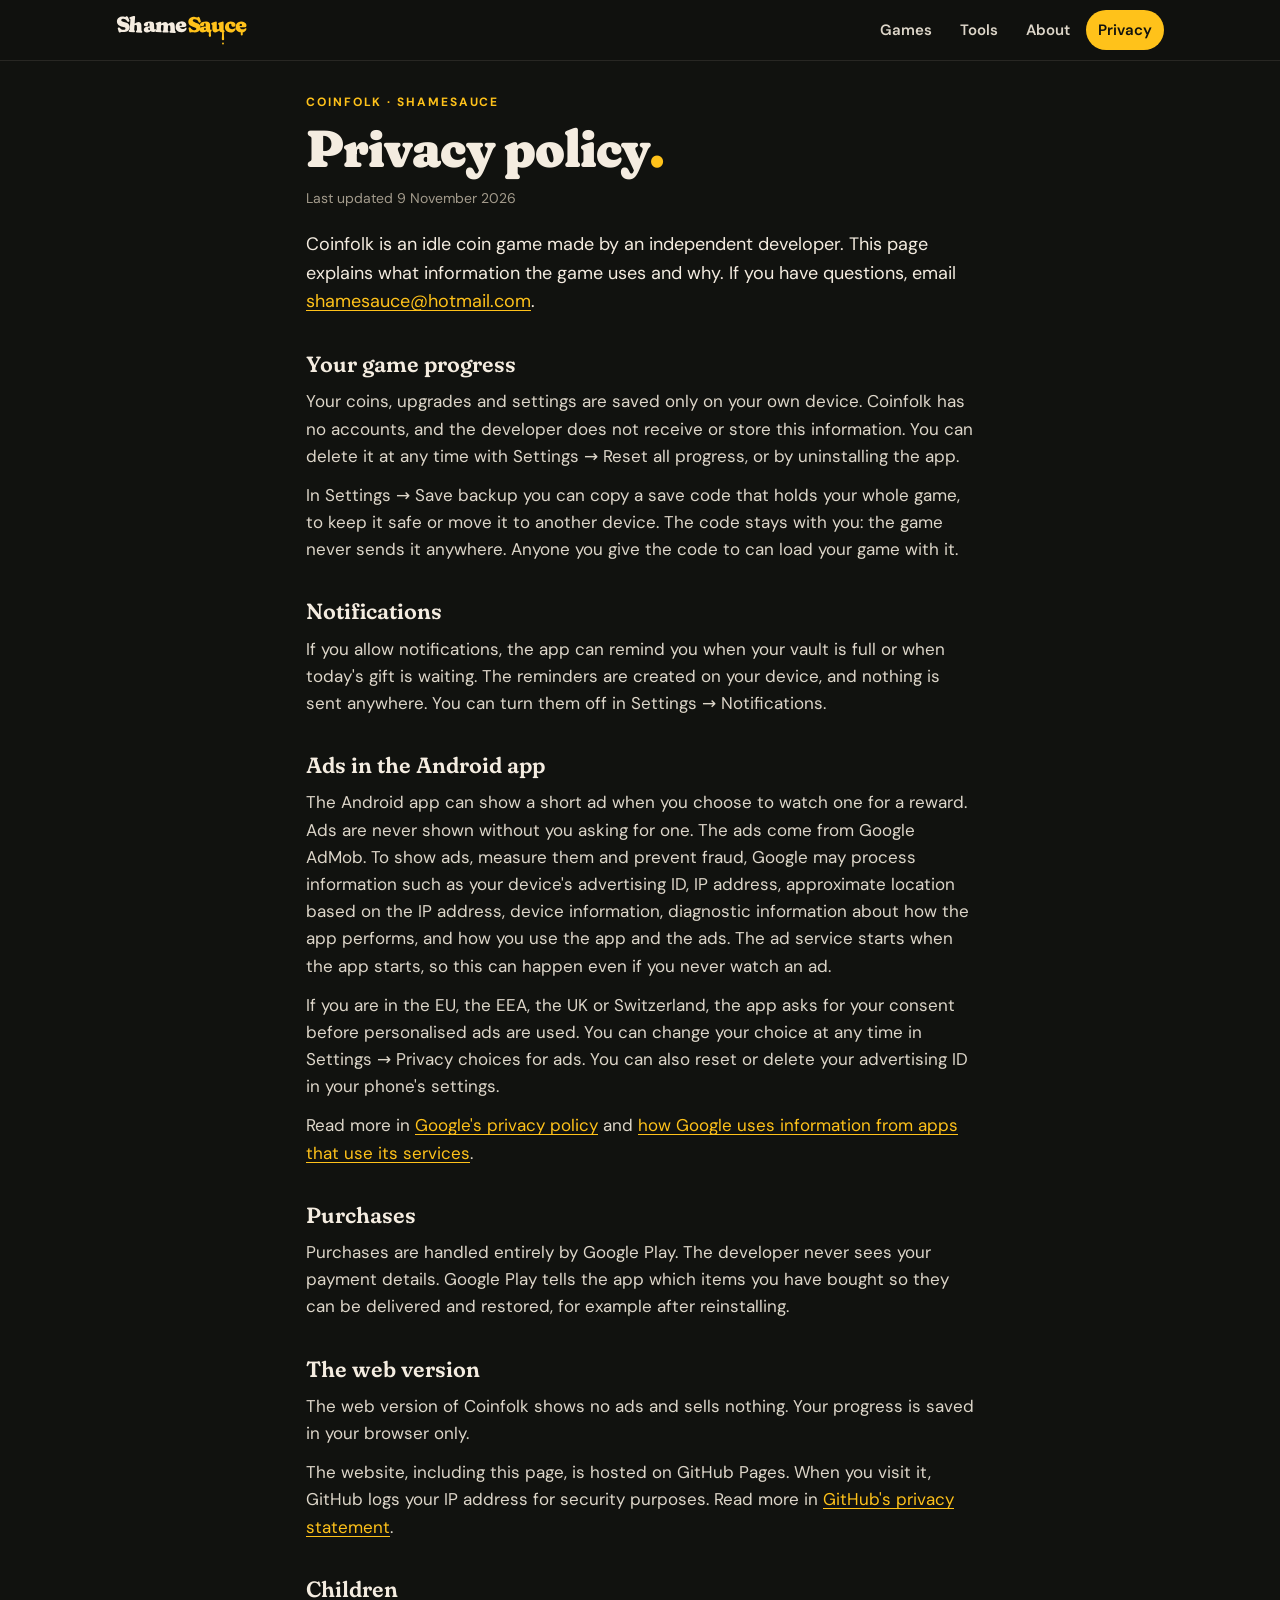
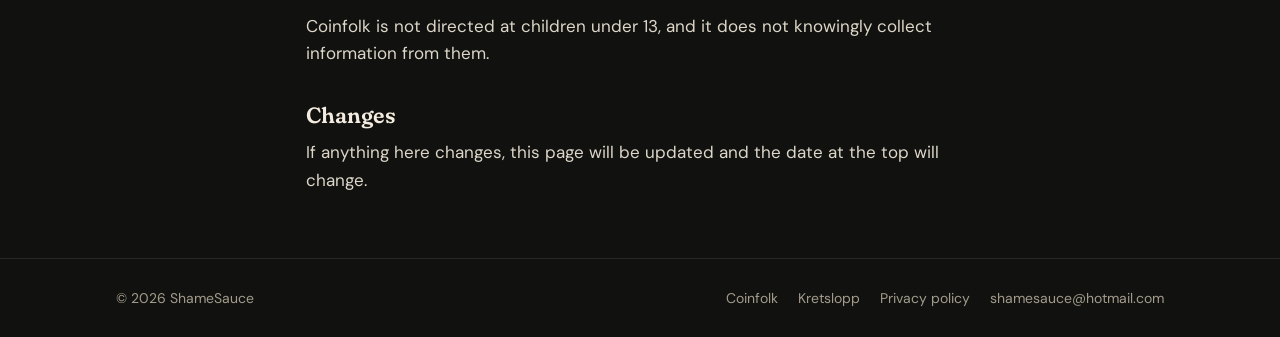
<file: privacy.html>
<!doctype html>
<html lang="en">
<head>
<meta charset="utf-8">
<meta name="viewport" content="width=device-width, initial-scale=1, viewport-fit=cover">
<title>Coinfolk privacy policy | ShameSauce</title>
<meta name="description" content="What information Coinfolk uses and why.">
<meta name="theme-color" content="#11120f">
<link rel="icon" href="assets/favicon.svg" type="image/svg+xml">
<link rel="icon" href="assets/favicon-32.png" sizes="32x32" type="image/png">
<link rel="apple-touch-icon" href="assets/apple-touch-icon.png">
<link rel="preload" href="fonts/fraunces-black.woff2" as="font" type="font/woff2" crossorigin>
<link rel="stylesheet" href="assets/site.css">
<link rel="canonical" href="https://darknessouz.github.io/privacy.html">
<meta property="og:type" content="website">
<meta property="og:site_name" content="ShameSauce">
<meta property="og:title" content="Coinfolk privacy policy | ShameSauce">
<meta property="og:description" content="What information Coinfolk uses and why.">
<meta property="og:url" content="https://darknessouz.github.io/privacy.html">
<meta property="og:image" content="https://darknessouz.github.io/assets/og-shamesauce.png">
<meta name="twitter:card" content="summary_large_image">
</head>
<body>
<header class="bar">
  <div class="wrap">
    <a class="bar-logo" href="./" aria-label="ShameSauce, home"><img src="assets/shamesauce-logo.svg" alt="ShameSauce" width="732" height="168"></a>
    <nav aria-label="Main">
      <a href="./#games">Games</a>
      <a href="./#tools">Tools</a>
      <a href="./#about">About</a>
      <a href="privacy.html" aria-current="page">Privacy</a>
    </nav>
  </div>
</header>
<main class="wrap doc">
    <div class="eyebrow">Coinfolk · ShameSauce</div>
    <h1>Privacy policy<span>.</span></h1>
    <p class="updated">Last updated 9 November 2026</p>

    <p class="intro">Coinfolk is an idle coin game made by an independent developer. This page explains what information the game uses and why.
      If you have questions, email <a href="mailto:shamesauce@hotmail.com">shamesauce@hotmail.com</a>.</p>

    <h2>Your game progress</h2>
    <p>Your coins, upgrades and settings are saved only on your own device. Coinfolk has no accounts, and the developer does not
      receive or store this information. You can delete it at any time with Settings → Reset all progress, or by uninstalling the app.</p>

    <p>In Settings → Save backup you can copy a save code that holds your whole game, to keep it safe or move it to another device.
      The code stays with you: the game never sends it anywhere. Anyone you give the code to can load your game with it.</p>

    <h2>Notifications</h2>
    <p>If you allow notifications, the app can remind you when your vault is full or when today's gift is waiting. The reminders are
      created on your device, and nothing is sent anywhere. You can turn them off in Settings → Notifications.</p>

    <h2>Ads in the Android app</h2>
    <p>The Android app can show a short ad when you choose to watch one for a reward. Ads are never shown without you asking for one.
      The ads come from Google AdMob. To show ads, measure them and prevent fraud, Google may process information such as your device's
      advertising ID, IP address, approximate location based on the IP address, device information, diagnostic information about how
      the app performs, and how you use the app and the ads. The ad service starts when the app starts, so this can happen even if you
      never watch an ad.</p>
    <p>If you are in the EU, the EEA, the UK or Switzerland, the app asks for your consent before personalised ads are used. You can
      change your choice at any time in Settings → Privacy choices for ads. You can also reset or delete your advertising ID in your
      phone's settings.</p>
    <p>Read more in <a href="https://policies.google.com/privacy">Google's privacy policy</a> and
      <a href="https://policies.google.com/technologies/partner-sites">how Google uses information from apps that use its services</a>.</p>

    <h2>Purchases</h2>
    <p>Purchases are handled entirely by Google Play. The developer never sees your payment details. Google Play tells the app which
      items you have bought so they can be delivered and restored, for example after reinstalling.</p>

    <h2>The web version</h2>
    <p>The web version of Coinfolk shows no ads and sells nothing. Your progress is saved in your browser only.</p>
    <p>The website, including this page, is hosted on GitHub Pages. When you visit it, GitHub logs your IP address for security
      purposes. Read more in <a href="https://docs.github.com/en/site-policy/privacy-policies/github-general-privacy-statement">GitHub's privacy statement</a>.</p>

    <h2>Children</h2>
    <p>Coinfolk is not directed at children under 13, and it does not knowingly collect information from them.</p>

    <h2>Changes</h2>
    <p>If anything here changes, this page will be updated and the date at the top will change.</p>
</main>
<footer class="foot">
  <div class="wrap">
    <span>© 2026 ShameSauce</span>
    <nav aria-label="Footer">
      <a href="coinfolk/">Coinfolk</a>
      <a href="kretslopp/">Kretslopp</a>
      <a href="privacy.html">Privacy policy</a>
      <a href="mailto:shamesauce@hotmail.com">shamesauce@hotmail.com</a>
    </nav>
  </div>
</footer>
</body>
</html>
</file>
<file: assets/site.css>
/* ShameSauce: the publisher site. One dark look, the logo's own colours. */

@font-face {
  font-family: "Fraunces";
  src: url("../fonts/fraunces-black.woff2") format("woff2");
  font-weight: 900;
  font-display: swap;
}
@font-face {
  font-family: "Fraunces";
  src: url("../fonts/fraunces-semibold.woff2") format("woff2");
  font-weight: 600;
  font-display: swap;
}
@font-face {
  font-family: "DM Sans";
  src: url("../fonts/dm-sans.woff2") format("woff2");
  font-weight: 100 1000;
  font-display: swap;
}

:root {
  --ink: #11120f;
  --ink-raised: #1a1a16;
  --ink-deep: #0c0d0b;
  --line: rgba(244, 236, 224, 0.1);
  --line-strong: rgba(244, 236, 224, 0.18);
  --cream: #f4ece0;
  --text: #ddd6c9;
  --muted: #a39b8c;
  --sauce: #ffc21a;
  --sauce-deep: #e9a400;
  --sauce-glow: rgba(255, 194, 26, 0.14);
  --display: "Fraunces", "Georgia", "Times New Roman", serif;
  --body: "DM Sans", system-ui, -apple-system, "Segoe UI", Roboto, sans-serif;
  --wrap: 1080px;
  --gutter-l: max(16px, env(safe-area-inset-left, 0px));
  --gutter-r: max(16px, env(safe-area-inset-right, 0px));
  color-scheme: dark;
}

* { box-sizing: border-box; }

html {
  -webkit-text-size-adjust: 100%;
  scroll-behavior: smooth;
}

body {
  margin: 0;
  background: var(--ink);
  color: var(--text);
  font-family: var(--body);
  font-size: 17px;
  line-height: 1.6;
  overflow-x: hidden;
}

img { max-width: 100%; display: block; }

.sr-only {
  position: absolute;
  width: 1px;
  height: 1px;
  overflow: hidden;
  clip: rect(0 0 0 0);
  white-space: nowrap;
}

a { color: var(--sauce); text-underline-offset: 3px; text-decoration-thickness: 1px; }
a:hover { color: #ffd65c; }

:focus-visible {
  outline: 2px solid var(--sauce);
  outline-offset: 3px;
  border-radius: 6px;
}

h1, h2, h3 {
  font-family: var(--display);
  color: var(--cream);
  text-wrap: balance;
  line-height: 1.1;
  margin: 0;
}
h1 { font-weight: 900; font-size: clamp(40px, 7vw, 64px); letter-spacing: -0.02em; }
h2 { font-weight: 900; font-size: clamp(30px, 4.6vw, 42px); letter-spacing: -0.015em; }
h3 { font-weight: 600; font-size: 21px; letter-spacing: -0.005em; }

p { margin: 0; }

.wrap {
  max-width: var(--wrap);
  margin: 0 auto;
  padding-left: var(--gutter-l);
  padding-right: var(--gutter-r);
}

.eyebrow {
  font-family: var(--body);
  font-weight: 700;
  font-size: 12px;
  letter-spacing: 0.16em;
  text-transform: uppercase;
  color: var(--sauce);
}

/* --- Top bar --- */

.bar {
  position: sticky;
  top: 0;
  z-index: 10;
  background: rgba(17, 18, 15, 0.86);
  backdrop-filter: blur(10px);
  -webkit-backdrop-filter: blur(10px);
  border-bottom: 1px solid var(--line);
  padding-top: env(safe-area-inset-top, 0px);
}
.bar .wrap {
  display: flex;
  align-items: center;
  justify-content: space-between;
  gap: 16px;
  min-height: 60px;
}
.bar-logo { display: block; flex: 0 0 auto; }
.bar-logo img { height: 30px; width: auto; }
.bar nav { display: flex; gap: 4px; flex-wrap: wrap; justify-content: flex-end; }
.bar nav a {
  color: var(--text);
  text-decoration: none;
  font-weight: 600;
  font-size: 15px;
  padding: 8px 12px;
  border-radius: 999px;
}
.bar nav a:hover { color: var(--cream); background: rgba(244, 236, 224, 0.06); }
.bar nav a[aria-current="page"] { color: var(--ink); background: var(--sauce); }

@media (max-width: 480px) {
  .bar-logo img { height: 24px; }
  .bar nav a { padding: 7px 9px; font-size: 14px; }
}
/* four links in the bar: keep them on one line on the narrowest phones */
@media (max-width: 380px) {
  .bar .wrap { gap: 10px; }
  .bar-logo img { height: 20px; }
  .bar nav { gap: 2px; }
  .bar nav a { padding: 6px; font-size: 13px; }
}

/* --- Home: the logo --- */

.hero {
  position: relative;
  padding-block: clamp(56px, 11vw, 120px) clamp(40px, 7vw, 72px);
  text-align: center;
  overflow: hidden;
}
.hero::before {
  content: "";
  position: absolute;
  inset: -20% -10% auto;
  height: 120%;
  background: radial-gradient(48% 46% at 50% 42%, var(--sauce-glow), transparent 70%);
  pointer-events: none;
}
.hero .wrap { position: relative; }

.logo-hero {
  width: min(100%, 680px);
  height: auto;
  overflow: visible;
  cursor: pointer;
  animation: logo-in 0.55s ease-out both;
}
.logo-hero .sl { fill: var(--cream); }
.logo-hero .sa, .logo-hero .drip, .logo-hero .drop { fill: var(--sauce); }
.logo-hero .shakes { fill: none; stroke: var(--cream); stroke-width: 3.2px; stroke-linecap: round; opacity: 0.55; }
.logo-hero .sl {
  transform-box: fill-box;
  transform-origin: 50% 70%;
  animation: logo-shake 0.12s linear calc(0.35s + var(--k) * 0.02s) 7 alternate;
}
.logo-hero .shakes { animation: logo-buzz 0.12s linear 0.35s 7 alternate; }
.logo-hero .drip {
  transform-box: fill-box;
  transform-origin: 50% 0%;
  animation: logo-drip 0.8s cubic-bezier(0.3, 0.6, 0.4, 1) calc(0.6s + var(--k) * 0.18s) both;
}
.logo-hero .drop { animation: logo-drop 0.5s ease-in 1.35s both; }

@keyframes logo-in { from { opacity: 0; transform: scale(0.94); } to { opacity: 1; transform: none; } }
@keyframes logo-shake { from { transform: rotate(-3deg) translateY(1px); } to { transform: rotate(3deg) translateY(-1px); } }
@keyframes logo-buzz { from { transform: translateX(-1.5px); } to { transform: translateX(1.5px); } }
@keyframes logo-drip { from { transform: scaleY(0); } to { transform: scaleY(1); } }
@keyframes logo-drop {
  0% { opacity: 0; transform: translateY(-34px); }
  30% { opacity: 1; }
  100% { opacity: 1; transform: none; }
}

.hero-line {
  max-width: 34ch;
  margin: 28px auto 0;
  font-family: var(--display);
  font-weight: 600;
  font-size: clamp(20px, 3vw, 26px);
  line-height: 1.35;
  color: var(--cream);
  text-wrap: balance;
}
.hero-line em { font-style: normal; color: var(--sauce); }
.hero-sub {
  margin: 14px auto 0;
  max-width: 46ch;
  color: var(--muted);
  font-size: 16px;
}

/* the sauce that runs down between parts of the page */
.drips {
  display: block;
  width: 100%;
  height: 34px;
  color: var(--sauce);
}
.nowrap { white-space: nowrap; }

/* --- Sections --- */

.section { padding-block: clamp(48px, 8vw, 88px); }
.section-head { display: grid; gap: 10px; margin-bottom: 32px; }
.section-head p { color: var(--muted); max-width: 56ch; }

/* --- A game's card on the home page --- */

.games { display: grid; gap: 24px; }

.game-card {
  display: grid;
  grid-template-columns: minmax(0, 1.15fr) minmax(0, 1fr);
  background: var(--ink-raised);
  border: 1px solid var(--line);
  border-radius: 22px;
  overflow: hidden;
  text-decoration: none;
  color: inherit;
  transition: transform 0.2s ease, border-color 0.2s ease, box-shadow 0.2s ease;
}
.game-card:hover {
  color: inherit;
  transform: translateY(-3px);
  border-color: rgba(255, 194, 26, 0.45);
  box-shadow: 0 18px 40px -18px rgba(0, 0, 0, 0.7), 0 0 0 1px rgba(255, 194, 26, 0.12);
}
.game-card .art { position: relative; min-height: 240px; background: var(--ink-deep); }
.game-card .art img { width: 100%; height: 100%; object-fit: cover; }
.game-card .body { display: grid; align-content: center; gap: 14px; padding: 28px; }
.game-card .title { display: flex; align-items: center; gap: 14px; }
.game-card .title img {
  width: 56px;
  height: 56px;
  border-radius: 14px;
  box-shadow: 0 4px 14px rgba(0, 0, 0, 0.45);
}
.game-card .title small {
  display: block;
  font-family: var(--body);
  font-weight: 600;
  font-size: 14px;
  color: var(--muted);
  margin-top: 4px;
}
.game-card .more {
  display: inline-flex;
  align-items: center;
  gap: 8px;
  font-weight: 700;
  color: var(--sauce);
}
.game-card .more svg { transition: transform 0.2s ease; }
.game-card:hover .more svg { transform: translateX(4px); }

.chips { display: flex; flex-wrap: wrap; gap: 8px; padding: 0; margin: 0; list-style: none; }
.chips li {
  font-size: 13px;
  font-weight: 600;
  color: var(--text);
  background: rgba(244, 236, 224, 0.06);
  border: 1px solid var(--line);
  border-radius: 999px;
  padding: 4px 11px;
}

.status {
  display: inline-flex;
  align-items: center;
  gap: 8px;
  font-size: 13px;
  font-weight: 700;
  color: var(--sauce);
}
.status::before {
  content: "";
  width: 8px;
  height: 8px;
  border-radius: 50%;
  background: var(--sauce);
  box-shadow: 0 0 0 4px rgba(255, 194, 26, 0.18);
  animation: pulse 2s ease-in-out infinite;
}
@keyframes pulse { 50% { box-shadow: 0 0 0 7px rgba(255, 194, 26, 0); } }

@media (max-width: 760px) {
  .game-card { grid-template-columns: minmax(0, 1fr); }
  .game-card .art { min-height: 0; aspect-ratio: 1024 / 500; }
  .game-card .body { padding: 22px; }
}

/* --- About and contact --- */

.about {
  display: grid;
  grid-template-columns: minmax(0, 1fr) minmax(0, 1fr);
  gap: clamp(24px, 5vw, 64px);
  align-items: start;
}
.about p + p { margin-top: 14px; }
.values { display: grid; gap: 12px; padding: 0; margin: 0; list-style: none; }
.values li {
  display: grid;
  grid-template-columns: 34px minmax(0, 1fr);
  gap: 12px;
  align-items: start;
  background: var(--ink-raised);
  border: 1px solid var(--line);
  border-radius: 16px;
  padding: 14px 16px;
}
.values li b { display: block; color: var(--cream); font-weight: 700; }
.values li span { color: var(--muted); font-size: 15px; }
.values svg { width: 34px; height: 34px; color: var(--sauce); }

@media (max-width: 760px) {
  .about { grid-template-columns: minmax(0, 1fr); }
}

.contact {
  text-align: center;
  background: var(--ink-raised);
  border: 1px solid var(--line);
  border-radius: 22px;
  padding: clamp(28px, 5vw, 48px) 20px;
}
.contact p { color: var(--muted); margin-top: 10px; }
.mail {
  display: inline-block;
  margin-top: 18px;
  font-family: var(--display);
  font-weight: 600;
  font-size: clamp(19px, 3.4vw, 26px);
  color: var(--sauce);
  text-decoration: none;
  overflow-wrap: anywhere;
}
.mail:hover { text-decoration: underline; }

/* --- Buttons --- */

.btn {
  display: inline-flex;
  align-items: center;
  gap: 10px;
  font-family: var(--body);
  font-weight: 700;
  font-size: 16px;
  text-decoration: none;
  border-radius: 14px;
  padding: 13px 20px;
  border: 1px solid transparent;
}
.btn-sauce { background: var(--sauce); color: var(--ink); box-shadow: 0 4px 0 var(--sauce-deep); }
.btn-sauce:hover { color: var(--ink); background: #ffcd3f; }
.btn-soon {
  background: rgba(244, 236, 224, 0.05);
  border-color: var(--line-strong);
  color: var(--cream);
  cursor: default;
}
.btn-soon:hover { color: var(--cream); }
.btn small { display: block; font-size: 11px; font-weight: 600; letter-spacing: 0.08em; text-transform: uppercase; opacity: 0.7; line-height: 1.2; }
.btn .two { display: grid; text-align: left; line-height: 1.2; }
.btn svg { flex: 0 0 auto; }

/* --- A game's own page --- */

.back {
  display: inline-flex;
  align-items: center;
  gap: 8px;
  font-weight: 700;
  font-size: 15px;
  text-decoration: none;
  color: var(--muted);
}
.back:hover { color: var(--cream); }

.game-hero { padding-block: 28px clamp(36px, 6vw, 64px); position: relative; overflow: hidden; }
.game-hero::before {
  content: "";
  position: absolute;
  inset: 0;
  background: radial-gradient(50% 60% at 78% 40%, var(--sauce-glow), transparent 70%);
  pointer-events: none;
}
.game-hero .wrap { position: relative; }
.game-top {
  display: grid;
  grid-template-columns: minmax(0, 1fr) minmax(0, 1.05fr);
  gap: clamp(24px, 5vw, 56px);
  align-items: center;
  margin-top: 24px;
}
.game-id { display: grid; gap: 18px; justify-items: start; }
.game-id .icon {
  width: 88px;
  height: 88px;
  border-radius: 22px;
  box-shadow: 0 10px 30px rgba(0, 0, 0, 0.5);
}
.game-id h1 small {
  display: block;
  margin-top: 8px;
  font-family: var(--body);
  font-weight: 600;
  font-size: 18px;
  letter-spacing: 0;
  color: var(--muted);
}
.game-id .lead { font-size: 18px; color: var(--text); max-width: 46ch; }
.banner {
  border-radius: 20px;
  overflow: hidden;
  border: 1px solid var(--line);
  box-shadow: 0 24px 60px -24px rgba(0, 0, 0, 0.8);
  aspect-ratio: 1024 / 500;
  background: var(--ink-deep);
}
.banner img { width: 100%; height: 100%; object-fit: cover; }

@media (max-width: 760px) {
  .game-top { grid-template-columns: minmax(0, 1fr); }
  .banner { order: -1; }
}

/* screenshots in a row that the finger can pull */
.shots {
  display: flex;
  gap: 16px;
  overflow-x: auto;
  scroll-snap-type: x mandatory;
  scroll-padding-inline: var(--gutter-l) var(--gutter-r);
  padding: 4px var(--gutter-r) 18px var(--gutter-l);
  margin: 0 auto;
  max-width: calc(var(--wrap) + 0px);
  scrollbar-width: thin;
  scrollbar-color: var(--line-strong) transparent;
}
.shots figure { margin: 0; flex: 0 0 auto; width: min(62vw, 230px); scroll-snap-align: start; }
@media (min-width: 900px) {
  .shots { overflow: visible; }
  .shots figure { flex: 1 1 0; width: auto; min-width: 0; }
}
.shots img {
  width: 100%;
  height: auto;
  aspect-ratio: 9 / 16;
  object-fit: cover;
  border-radius: 18px;
  border: 1px solid var(--line);
  background: var(--ink-deep);
}

.story { max-width: 64ch; display: grid; gap: 16px; font-size: 18px; }
.story p:first-child::first-letter {
  font-family: var(--display);
  font-weight: 900;
  color: var(--sauce);
  float: left;
  font-size: 3.4em;
  line-height: 0.85;
  margin: 6px 6px 0 0;
}

.features {
  display: grid;
  grid-template-columns: repeat(auto-fit, minmax(min(100%, 300px), 1fr));
  gap: 16px;
}
.feature {
  background: var(--ink-raised);
  border: 1px solid var(--line);
  border-radius: 18px;
  padding: 22px;
  display: grid;
  gap: 12px;
  align-content: start;
}
.feature ul { margin: 0; padding: 0; list-style: none; display: grid; gap: 9px; }
.feature li { position: relative; padding-left: 22px; font-size: 16px; color: var(--text); }
.feature li::before {
  content: "";
  position: absolute;
  left: 3px;
  top: 0.55em;
  width: 8px;
  height: 11px;
  background: var(--sauce);
  border-radius: 50% 50% 50% 50% / 38% 38% 62% 62%;
}

.facts {
  display: grid;
  grid-template-columns: repeat(auto-fit, minmax(min(100%, 220px), 1fr));
  gap: 1px;
  margin: 0;
  background: var(--line);
  border: 1px solid var(--line);
  border-radius: 18px;
  overflow: hidden;
}
.facts div { padding: 16px 20px; background: var(--ink); }
.facts dt { font-size: 12px; font-weight: 700; letter-spacing: 0.14em; text-transform: uppercase; color: var(--muted); }
.facts dd { margin: 4px 0 0; color: var(--cream); font-weight: 600; overflow-wrap: anywhere; }

/* --- A tool's page (Kretslopp): two buttons, a demo, wide screenshots --- */

.cta-row { display: flex; flex-wrap: wrap; gap: 12px; align-items: center; }
.cta-row.center { justify-content: center; margin-top: 22px; }
.btn-ghost {
  background: rgba(244, 236, 224, 0.05);
  border-color: var(--line-strong);
  color: var(--cream);
}
.btn-ghost:hover { color: var(--cream); background: rgba(244, 236, 224, 0.1); }
.note { font-size: 14px; color: var(--muted); }

.demo {
  margin: 0;
  border-radius: 20px;
  overflow: hidden;
  border: 1px solid var(--line);
  background: var(--ink-deep);
  box-shadow: 0 24px 60px -24px rgba(0, 0, 0, 0.8);
}
.demo video { display: block; width: 100%; height: auto; aspect-ratio: 1280 / 764; }

.shots-wide { display: grid; grid-template-columns: repeat(3, minmax(0, 1fr)); gap: 18px; }
.shots-wide figure { margin: 0; display: grid; gap: 12px; align-content: start; }
.shots-wide img {
  width: 100%;
  height: auto;
  aspect-ratio: 16 / 10;
  object-fit: cover;
  object-position: top left;
  border-radius: 14px;
  border: 1px solid var(--line);
  background: var(--ink-deep);
}
.shots-wide figcaption { font-size: 15px; color: var(--muted); }
.shots-wide figcaption b { color: var(--cream); }

@media (max-width: 760px) {
  .shots-wide { grid-template-columns: minmax(0, 1fr); }
}

/* --- Privacy policy --- */

.doc { max-width: 700px; padding-block: 32px 64px; }
.doc h1 { font-size: clamp(36px, 6vw, 52px); margin-top: 8px; }
.doc h1 span { color: var(--sauce); }
.doc h2 { font-size: 22px; font-weight: 600; margin: 36px 0 8px; letter-spacing: 0; }
.doc p { margin-top: 12px; }
.doc .updated { color: var(--muted); font-size: 14px; margin-top: 10px; }
.doc .intro { font-size: 18px; color: var(--cream); margin-top: 20px; }

/* --- Footer --- */

.foot {
  border-top: 1px solid var(--line);
  padding-block: 28px calc(28px + env(safe-area-inset-bottom, 0px));
  color: var(--muted);
  font-size: 14px;
}
.foot .wrap { display: flex; flex-wrap: wrap; gap: 12px 24px; align-items: center; justify-content: space-between; }
.foot nav { display: flex; flex-wrap: wrap; gap: 6px 20px; }
.foot a { color: var(--muted); text-decoration: none; }
.foot a:hover { color: var(--cream); }

/* --- Not found --- */

.lost { min-height: 70vh; display: grid; place-items: center; text-align: center; padding-block: 48px; }
.lost .big { font-family: var(--display); font-weight: 900; font-size: clamp(90px, 22vw, 180px); line-height: 1; color: var(--sauce); }
.lost p { color: var(--muted); margin: 14px auto 26px; max-width: 34ch; }

@media (prefers-reduced-motion: reduce) {
  html { scroll-behavior: auto; }
  *, *::before, *::after { animation: none !important; transition: none !important; }
}
</file>
